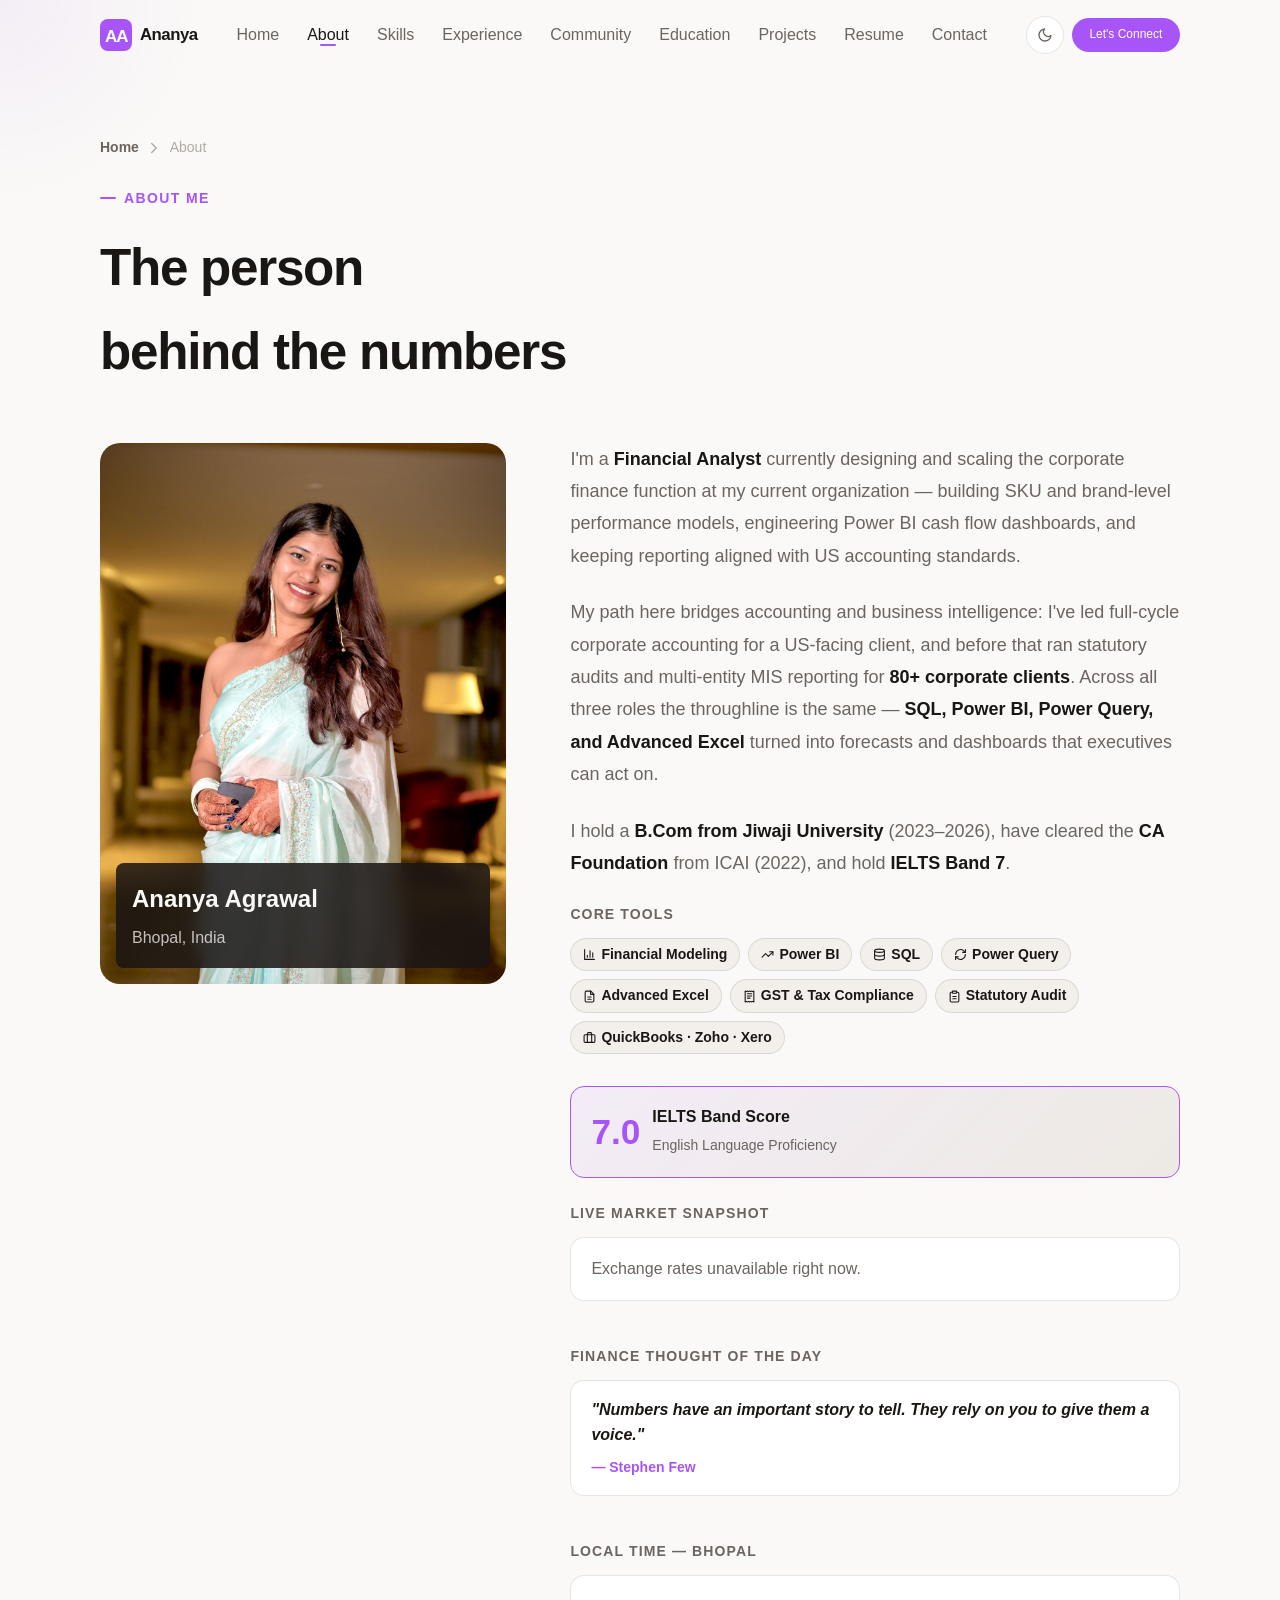
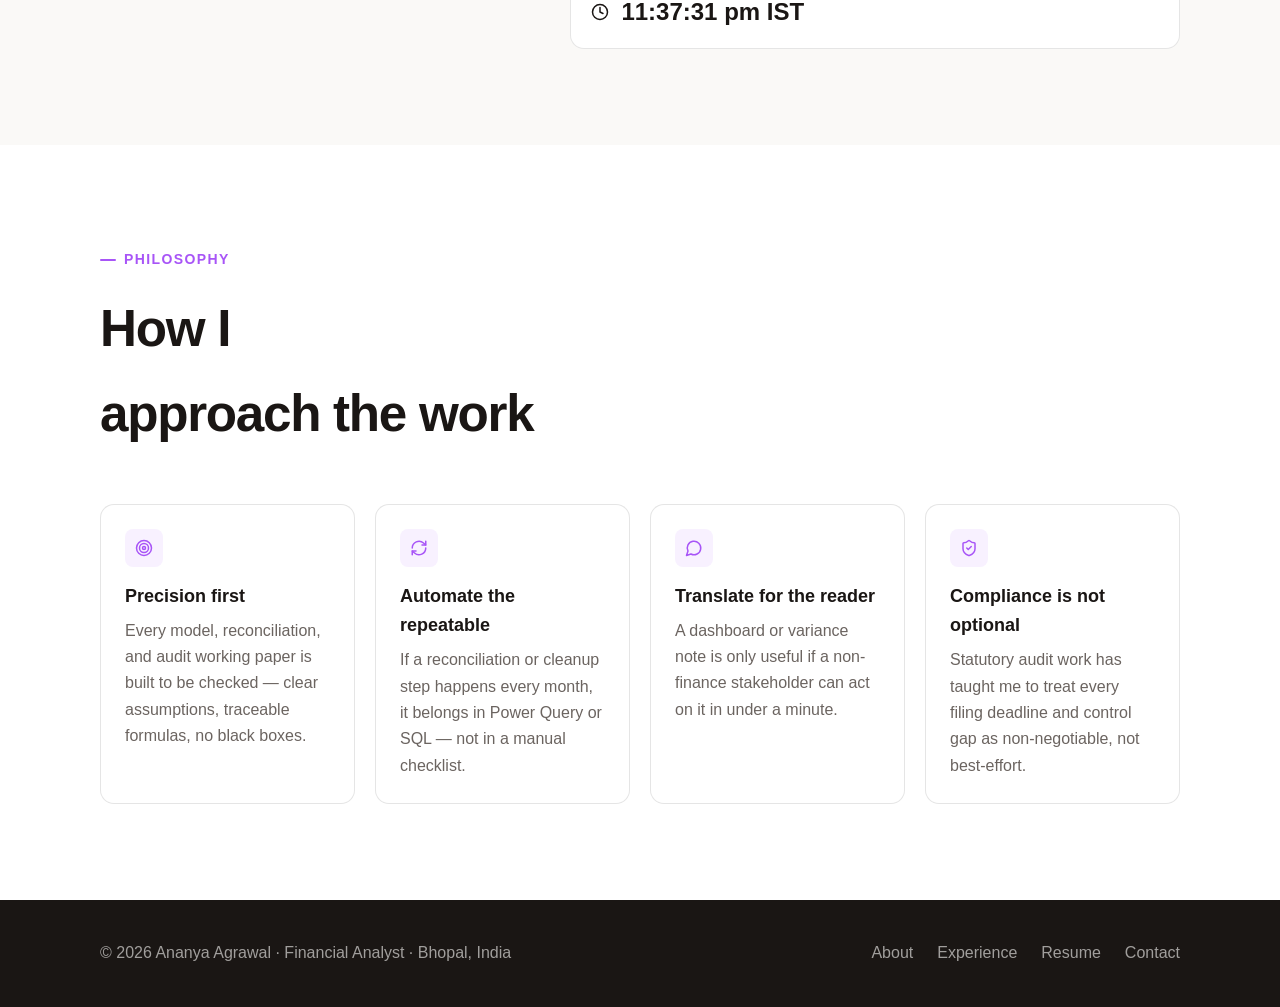
<file: about.html>
<!DOCTYPE html>
<html lang="en" data-theme="light">
<head>
  <meta charset="UTF-8"/>
  <meta name="viewport" content="width=device-width, initial-scale=1.0"/>
  <title>About — Ananya Agrawal</title>
  <meta name="description" content="About Ananya Agrawal — Financial Analyst background, approach, and core tools."/>
  <link href="https://api.fontshare.com/v2/css?f[]=cabinet-grotesk@700,800,900&f[]=satoshi@300,400,500,700&display=swap" rel="stylesheet">
  <link href="https://unpkg.com/aos@2.3.4/dist/aos.css" rel="stylesheet">
  <link rel="stylesheet" href="styles.css">

</head>

<body>
<div class="cursor-glow" id="cursorGlow"></div>
<!-- NAV -->
<nav id="navbar" aria-label="Main navigation">
  <div class="wrap">
    <div class="nav-inner">
      <a href="index.html" class="nav-logo">
        <svg width="32" height="32" viewBox="0 0 32 32" fill="none" aria-label="AA Logo">
          <rect width="32" height="32" rx="8" fill="#A855F7"/>
          <text x="5" y="23" font-family="'Cabinet Grotesk',sans-serif" font-weight="900" font-size="17" fill="white" letter-spacing="-1">AA</text>
        </svg>
        Ananya
      </a>
      <ul class="nav-links">
        <li><a href="index.html">Home</a></li>
        <li><a href="about.html" class="active">About</a></li>
        <li><a href="skills.html">Skills</a></li>
        <li><a href="experience.html">Experience</a></li>
        <li><a href="volunteer.html">Community</a></li>
        <li><a href="education.html">Education</a></li>
        <li><a href="projects.html">Projects</a></li>
        <li><a href="resume.html">Resume</a></li>
        <li><a href="contact.html">Contact</a></li>
      </ul>
      <div class="nav-actions">
        <button class="btn-theme" data-theme-toggle aria-label="Toggle dark mode"></button>
        <a href="contact.html" class="btn-hire">Let's Connect</a>
        <button class="hamburger" id="hamburger" aria-label="Open menu" aria-expanded="false">
          <span></span><span></span><span></span>
        </button>
      </div>
    </div>
  </div>
</nav>

<div class="mobile-menu" id="mobileMenu">
  <a href="index.html">Home</a>
  <a href="about.html" class="active">About</a>
  <a href="skills.html">Skills</a>
  <a href="experience.html">Experience</a>
  <a href="education.html">Education</a>
  <a href="projects.html">Projects</a>
  <a href="volunteer.html">Community</a>
  <a href="resume.html">Resume</a>
  <a href="contact.html">Contact</a>
</div>

<section class="page-hero">
  <div class="wrap">
    <div class="breadcrumb"><a href="index.html">Home</a> <svg class="icon" width="18" height="18" viewBox="0 0 24 24" fill="none" stroke="currentColor" stroke-width="2" stroke-linecap="round" stroke-linejoin="round"><path d="m9 18 6-6-6-6"/></svg> <span>About</span></div>
    <div class="sec-hdr" data-aos="fade-up" style="margin-bottom:0">
      <div class="sec-tag">About me</div>
      <h2 class="sec-title">The person<br>behind the numbers</h2>
    </div>
  </div>
</section>

<section class="section-pad" style="padding-top:2rem">
  <div class="wrap">
    <div class="about-grid">
      <div data-aos="fade-right" data-aos-delay="100">
        <div class="about-photo-wrap">
          <img class="about-photo"
               src="profile.jpeg"
               alt="Ananya Agrawal" width="480" height="640" loading="lazy">
          <div class="photo-caption">
            <strong>Ananya Agrawal</strong>
            <span>Bhopal, India</span>
          </div>
        </div>
      </div>
      <div class="about-text" data-aos="fade-left" data-aos-delay="200">
        <p>I'm a <strong>Financial Analyst</strong> currently designing and scaling the corporate finance
        function at my current organization — building SKU and brand-level performance models,
        engineering Power BI cash flow dashboards, and keeping reporting aligned with US accounting standards.</p>

        <p>My path here bridges accounting and business intelligence: I've led full-cycle corporate
        accounting for a US-facing client, and before that ran statutory
        audits and multi-entity MIS reporting for <strong>80+ corporate clients</strong>. Across all three roles the throughline is the same —
        <strong>SQL, Power BI, Power Query, and Advanced Excel</strong> turned into forecasts and dashboards
        that executives can act on.</p>

        <p>I hold a <strong>B.Com from Jiwaji University</strong> (2023–2026), have cleared the
        <strong>CA Foundation</strong> from ICAI (2022), and hold <strong>IELTS Band 7</strong>.</p>

        <div>
          <div style="font-size:var(--t-xs);font-weight:600;letter-spacing:.08em;text-transform:uppercase;color:var(--muted);margin-bottom:.75rem">Core Tools</div>
          <div class="chips">
            <span class="chip"><svg class="icon" width="18" height="18" viewBox="0 0 24 24" fill="none" stroke="currentColor" stroke-width="2" stroke-linecap="round" stroke-linejoin="round"><path d="M3 3v18h18"/><path d="M18 17V9"/><path d="M13 17V5"/><path d="M8 17v-3"/></svg> Financial Modeling</span>
            <span class="chip"><svg class="icon" width="18" height="18" viewBox="0 0 24 24" fill="none" stroke="currentColor" stroke-width="2" stroke-linecap="round" stroke-linejoin="round"><polyline points="22 7 13.5 15.5 8.5 10.5 2 17"/><polyline points="16 7 22 7 22 13"/></svg> Power BI</span>
            <span class="chip"><svg class="icon" width="18" height="18" viewBox="0 0 24 24" fill="none" stroke="currentColor" stroke-width="2" stroke-linecap="round" stroke-linejoin="round"><ellipse cx="12" cy="5" rx="9" ry="3"/><path d="M3 5v14a9 3 0 0 0 18 0V5"/><path d="M3 12a9 3 0 0 0 18 0"/></svg> SQL</span>
            <span class="chip"><svg class="icon" width="18" height="18" viewBox="0 0 24 24" fill="none" stroke="currentColor" stroke-width="2" stroke-linecap="round" stroke-linejoin="round"><path d="M3 12a9 9 0 0 1 15-6.7L21 8"/><path d="M21 3v5h-5"/><path d="M21 12a9 9 0 0 1-15 6.7L3 16"/><path d="M8 16H3v5"/></svg> Power Query</span>
            <span class="chip"><svg class="icon" width="18" height="18" viewBox="0 0 24 24" fill="none" stroke="currentColor" stroke-width="2" stroke-linecap="round" stroke-linejoin="round"><path d="M14.5 2H6a2 2 0 0 0-2 2v16a2 2 0 0 0 2 2h12a2 2 0 0 0 2-2V7.5z"/><path d="M14 2v6h6"/><path d="M9 13h6"/><path d="M9 17h6"/></svg> Advanced Excel</span>
            <span class="chip"><svg class="icon" width="18" height="18" viewBox="0 0 24 24" fill="none" stroke="currentColor" stroke-width="2" stroke-linecap="round" stroke-linejoin="round"><path d="M4 2v20l2-1 2 1 2-1 2 1 2-1 2 1 2-1 2 1V2l-2 1-2-1-2 1-2-1-2 1-2-1-2 1Z"/><path d="M8 7h8"/><path d="M8 11h8"/><path d="M8 15h5"/></svg> GST &amp; Tax Compliance</span>
            <span class="chip"><svg class="icon" width="18" height="18" viewBox="0 0 24 24" fill="none" stroke="currentColor" stroke-width="2" stroke-linecap="round" stroke-linejoin="round"><rect x="8" y="2" width="8" height="4" rx="1"/><path d="M16 4h2a2 2 0 0 1 2 2v14a2 2 0 0 1-2 2H6a2 2 0 0 1-2-2V6a2 2 0 0 1 2-2h2"/><path d="M9 12h6"/><path d="M9 16h6"/></svg> Statutory Audit</span>
            <span class="chip"><svg class="icon" width="18" height="18" viewBox="0 0 24 24" fill="none" stroke="currentColor" stroke-width="2" stroke-linecap="round" stroke-linejoin="round"><rect x="2" y="7" width="20" height="14" rx="2"/><path d="M16 21V5a2 2 0 0 0-2-2h-4a2 2 0 0 0-2 2v16"/></svg> QuickBooks · Zoho · Xero</span>
          </div>
        </div>

        <div class="ielts-badge">
          <div class="ielts-num">7.0</div>
          <div class="ielts-info">
            <strong>IELTS Band Score</strong>
            <span>English Language Proficiency</span>
          </div>
        </div>

        <!-- Live Widgets -->
        <div>
          <div style="font-size:var(--t-xs);font-weight:600;letter-spacing:.08em;text-transform:uppercase;color:var(--muted);margin-bottom:.75rem">Live Market Snapshot</div>
          <div class="fx-card" id="fxWidget">
            <div class="loader"><div class="spin"></div> Fetching exchange rates…</div>
          </div>
        </div>

        <div>
          <div style="font-size:var(--t-xs);font-weight:600;letter-spacing:.08em;text-transform:uppercase;color:var(--muted);margin:1.25rem 0 .75rem">Finance Thought of the Day</div>
          <div class="quote-card" id="quoteWidget">
            <div class="loader"><div class="spin"></div> Loading quote…</div>
          </div>
        </div>

        <div>
          <div style="font-size:var(--t-xs);font-weight:600;letter-spacing:.08em;text-transform:uppercase;color:var(--muted);margin:1.25rem 0 .75rem">Local Time — Bhopal</div>
          <div class="fx-card" id="clockWidget" style="display:flex;align-items:center;gap:.75rem">
            <svg class="icon" width="18" height="18" viewBox="0 0 24 24" fill="none" stroke="currentColor" stroke-width="2" stroke-linecap="round" stroke-linejoin="round"><circle cx="12" cy="12" r="10"/><polyline points="12 6 12 12 16 14"/></svg><span id="clockText" style="font-family:var(--font-d);font-weight:800;font-size:var(--t-lg)"></span>
          </div>
        </div>
      </div>
    </div>
  </div>
</section>

<!-- HOW I WORK -->
<section class="section-pad" style="background:var(--surface)">
  <div class="wrap">
    <div class="sec-hdr" data-aos="fade-up">
      <div class="sec-tag">Philosophy</div>
      <h2 class="sec-title">How I<br>approach the work</h2>
    </div>
    <div class="value-grid">
      <div class="value-card" data-aos="fade-up" data-aos-delay="0">
        <div class="v-icon"><svg class="icon" width="18" height="18" viewBox="0 0 24 24" fill="none" stroke="currentColor" stroke-width="2" stroke-linecap="round" stroke-linejoin="round"><circle cx="12" cy="12" r="10"/><circle cx="12" cy="12" r="6"/><circle cx="12" cy="12" r="2"/></svg></div>
        <h3>Precision first</h3>
        <p>Every model, reconciliation, and audit working paper is built to be checked — clear assumptions, traceable formulas, no black boxes.</p>
      </div>
      <div class="value-card" data-aos="fade-up" data-aos-delay="80">
        <div class="v-icon"><svg class="icon" width="18" height="18" viewBox="0 0 24 24" fill="none" stroke="currentColor" stroke-width="2" stroke-linecap="round" stroke-linejoin="round"><path d="M3 12a9 9 0 0 1 15-6.7L21 8"/><path d="M21 3v5h-5"/><path d="M21 12a9 9 0 0 1-15 6.7L3 16"/><path d="M8 16H3v5"/></svg></div>
        <h3>Automate the repeatable</h3>
        <p>If a reconciliation or cleanup step happens every month, it belongs in Power Query or SQL — not in a manual checklist.</p>
      </div>
      <div class="value-card" data-aos="fade-up" data-aos-delay="160">
        <div class="v-icon"><svg class="icon" width="18" height="18" viewBox="0 0 24 24" fill="none" stroke="currentColor" stroke-width="2" stroke-linecap="round" stroke-linejoin="round"><path d="M7.9 20A9 9 0 1 0 4 16.1L2 22Z"/></svg></div>
        <h3>Translate for the reader</h3>
        <p>A dashboard or variance note is only useful if a non-finance stakeholder can act on it in under a minute.</p>
      </div>
      <div class="value-card" data-aos="fade-up" data-aos-delay="240">
        <div class="v-icon"><svg class="icon" width="18" height="18" viewBox="0 0 24 24" fill="none" stroke="currentColor" stroke-width="2" stroke-linecap="round" stroke-linejoin="round"><path d="M20 13c0 5-3.5 7.5-7.66 8.95a1 1 0 0 1-.67-.01C7.5 20.5 4 18 4 13V6a1 1 0 0 1 1-1c2 0 4.5-1.2 6.24-2.72a1.17 1.17 0 0 1 1.52 0C14.51 3.81 17 5 19 5a1 1 0 0 1 1 1z"/><path d="m9 12 2 2 4-4"/></svg></div>
        <h3>Compliance is not optional</h3>
        <p>Statutory audit work has taught me to treat every filing deadline and control gap as non-negotiable, not best-effort.</p>
      </div>
    </div>
  </div>
</section>
<!-- FOOTER -->
<footer>
  <div class="wrap">
    <div class="foot-inner">
      <div class="foot-copy">© 2026 Ananya Agrawal · Financial Analyst · Bhopal, India</div>
      <div class="foot-links">
        <a href="about.html">About</a>
        <a href="experience.html">Experience</a>
        <a href="resume.html">Resume</a>
        <a href="contact.html">Contact</a>
      </div>
    </div>
  </div>
</footer>

<!-- SCRIPTS -->

<script src="https://unpkg.com/aos@2.3.4/dist/aos.js"></script>
<script>
// ─── THEME ───
(function(){
  const t=document.querySelector('[data-theme-toggle]'),r=document.documentElement;
  const MOON='<svg width="16" height="16" viewBox="0 0 24 24" fill="none" stroke="currentColor" stroke-width="2" stroke-linecap="round" stroke-linejoin="round"><path d="M21 12.79A9 9 0 1 1 11.21 3 7 7 0 0 0 21 12.79Z"/></svg>';
  const SUN='<svg width="16" height="16" viewBox="0 0 24 24" fill="none" stroke="currentColor" stroke-width="2" stroke-linecap="round" stroke-linejoin="round"><circle cx="12" cy="12" r="5"/><path d="M12 1v2"/><path d="M12 21v2"/><path d="m4.22 4.22 1.42 1.42"/><path d="m18.36 18.36 1.42 1.42"/><path d="M1 12h2"/><path d="M21 12h2"/><path d="m4.22 19.78 1.42-1.42"/><path d="m18.36 5.64 1.42-1.42"/></svg>';
  let d=localStorage.getItem('aa-theme')||(matchMedia('(prefers-color-scheme:dark)').matches?'dark':'light');
  r.setAttribute('data-theme',d);
  function upd(){if(!t)return;t.innerHTML=d==='dark'?SUN:MOON;t.setAttribute('aria-label','Switch to '+(d==='dark'?'light':'dark')+' mode')}
  upd();
  if(t)t.addEventListener('click',()=>{d=d==='dark'?'light':'dark';r.setAttribute('data-theme',d);localStorage.setItem('aa-theme',d);upd()});
})();

// ─── NAV SCROLL ───
const navbar=document.getElementById('navbar');
window.addEventListener('scroll',()=>navbar.classList.toggle('scrolled',window.scrollY>60));

// ─── HAMBURGER ───
const ham=document.getElementById('hamburger'),mm=document.getElementById('mobileMenu');
ham.addEventListener('click',()=>{ham.classList.toggle('open');mm.classList.toggle('open');ham.setAttribute('aria-expanded',mm.classList.contains('open'))});
document.querySelectorAll('.mobile-menu a').forEach(a=>a.addEventListener('click',()=>{ham.classList.remove('open');mm.classList.remove('open')}));

// ─── CURSOR GLOW ───
const glow=document.getElementById('cursorGlow');
document.addEventListener('mousemove',e=>{glow.style.left=e.clientX+'px';glow.style.top=e.clientY+'px'});

// ─── AOS ───
AOS.init({once:true,duration:700,easing:'ease-out-cubic',offset:60});


// ─── LIVE FX RATES (exchangerate-api — no API key) ───
async function loadFx(){
  const el=document.getElementById('fxWidget');
  if(!el)return;
  try{
    const r=await fetch('https://api.exchangerate-api.com/v4/latest/USD');
    const d=await r.json();
    const inr=d.rates.INR, eur=d.rates.EUR, gbp=d.rates.GBP;
    const eurInr=inr/eur, gbpInr=inr/gbp;
    el.innerHTML=`
      <div class="fx-row"><span class="fx-pair">USD → INR</span><span class="fx-val">₹${inr.toFixed(2)}</span></div>
      <div class="fx-row"><span class="fx-pair">EUR → INR</span><span class="fx-val">₹${eurInr.toFixed(2)}</span></div>
      <div class="fx-row"><span class="fx-pair">GBP → INR</span><span class="fx-val">₹${gbpInr.toFixed(2)}</span></div>
      <div class="fx-updated">Live rates · updated ${new Date(d.date).toLocaleDateString('en-IN',{day:'numeric',month:'short',year:'numeric'})}</div>`;
  }catch{
    el.innerHTML='<span style="color:var(--muted);font-size:var(--t-sm)">Exchange rates unavailable right now.</span>';
  }
}
loadFx();

// ─── FINANCE QUOTE (Quotable — no API key) ───
async function loadQuote(){
  const el=document.getElementById('quoteWidget');
  if(!el)return;
  try{
    const r=await fetch('https://api.quotable.io/quotes/random?tags=business|success|wisdom&maxLength=140');
    const d=await r.json();
    const q=d[0];
    el.innerHTML=`<blockquote class="quote-text">"${q.content}"</blockquote><cite class="quote-author">— ${q.author}</cite>`;
  }catch{
    el.innerHTML='<blockquote class="quote-text">"Numbers have an important story to tell. They rely on you to give them a voice."</blockquote><cite class="quote-author">— Stephen Few</cite>';
  }
}
loadQuote();

// ─── LOCAL CLOCK (Bhopal, IST) ───
function tickClock(){
  const el=document.getElementById('clockText');
  if(!el)return;
  const now=new Date().toLocaleTimeString('en-IN',{timeZone:'Asia/Kolkata',hour:'2-digit',minute:'2-digit',second:'2-digit'});
  el.textContent=now+' IST';
}
tickClock();
setInterval(tickClock,1000);

</script>
</body>
</html>
</file>
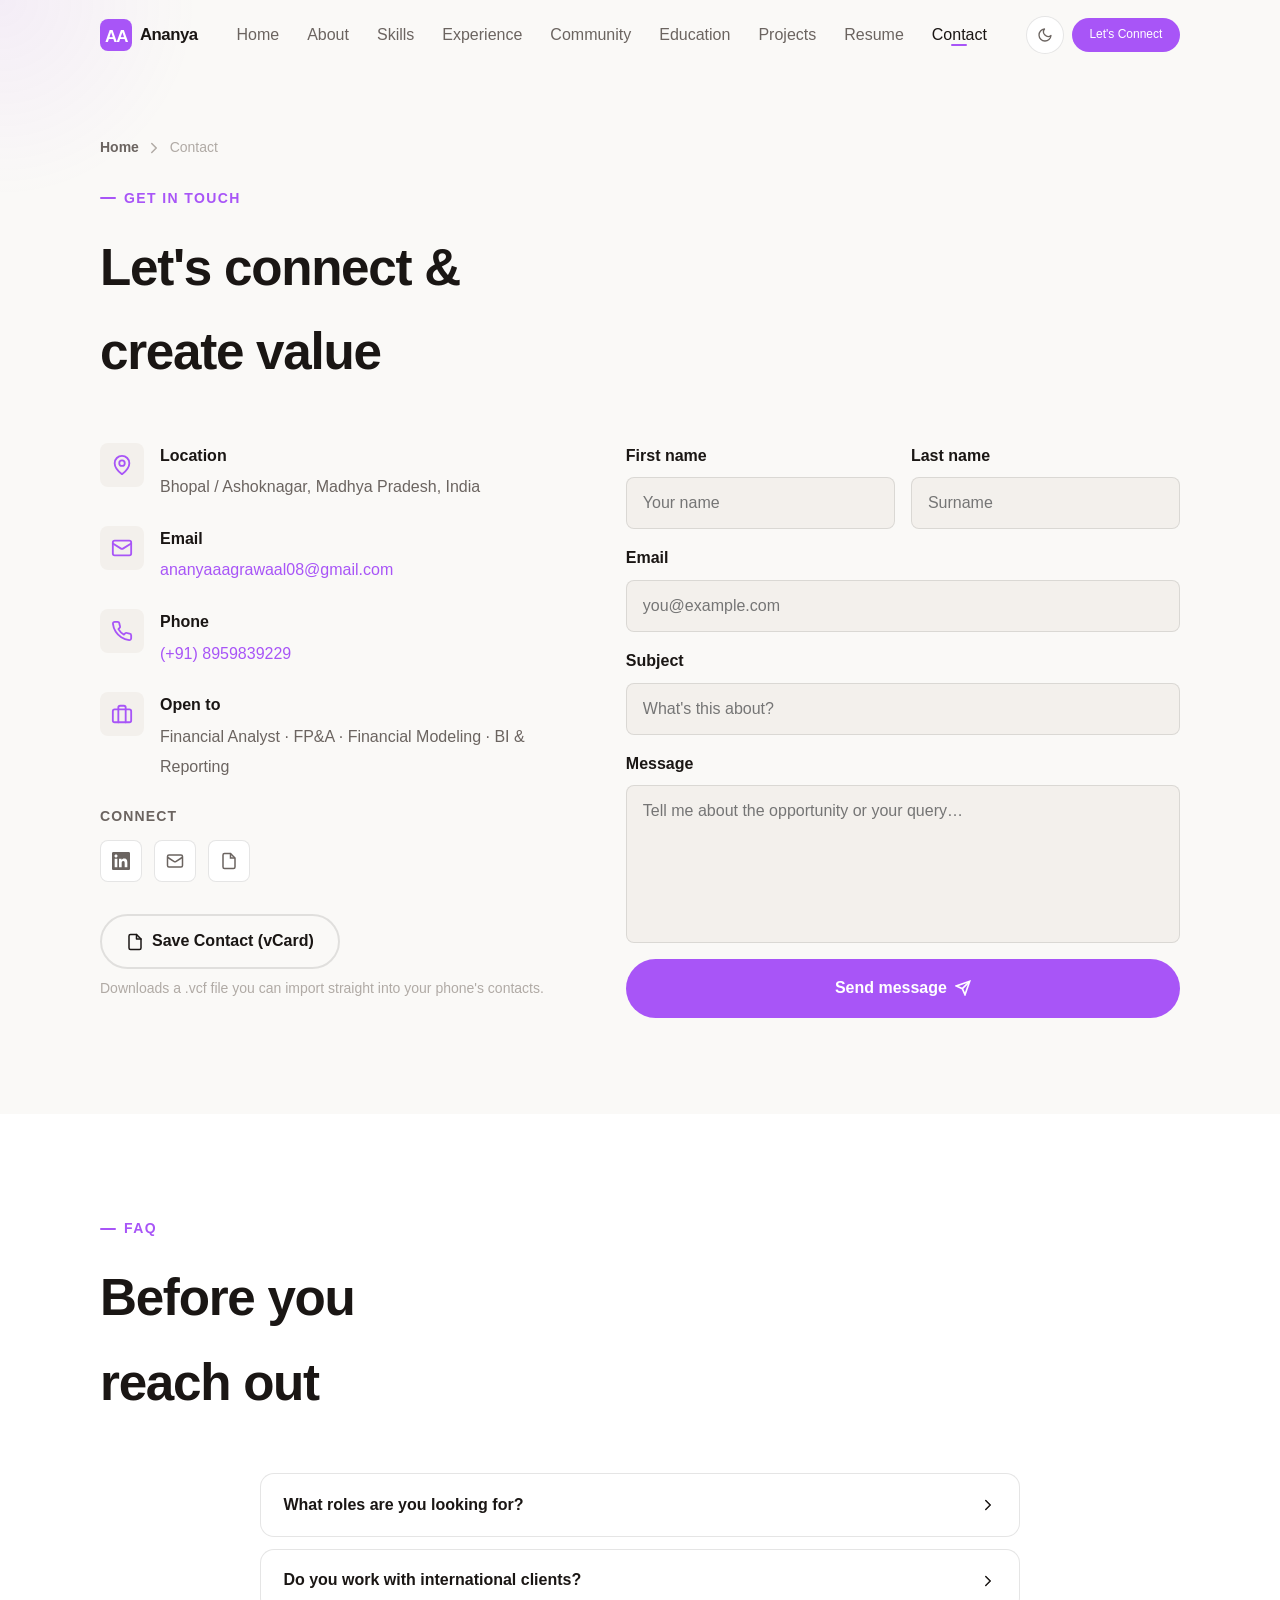
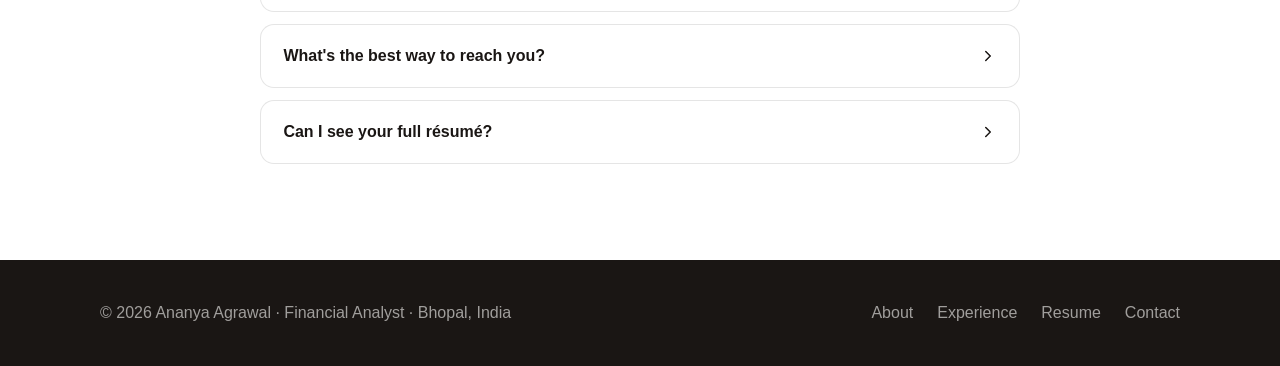
<file: contact.html>
<!DOCTYPE html>
<html lang="en" data-theme="light">
<head>
  <meta charset="UTF-8"/>
  <meta name="viewport" content="width=device-width, initial-scale=1.0"/>
  <title>Contact — Ananya Agrawal</title>
  <meta name="description" content="Get in touch with Ananya Agrawal — Financial Analyst open to FP&A, financial modeling, and BI & reporting roles."/>
  <link href="https://api.fontshare.com/v2/css?f[]=cabinet-grotesk@700,800,900&f[]=satoshi@300,400,500,700&display=swap" rel="stylesheet">
  <link href="https://unpkg.com/aos@2.3.4/dist/aos.css" rel="stylesheet">
  <link rel="stylesheet" href="styles.css">

</head>

<body>
<div class="cursor-glow" id="cursorGlow"></div>
<!-- NAV -->
<nav id="navbar" aria-label="Main navigation">
  <div class="wrap">
    <div class="nav-inner">
      <a href="index.html" class="nav-logo">
        <svg width="32" height="32" viewBox="0 0 32 32" fill="none" aria-label="AA Logo">
          <rect width="32" height="32" rx="8" fill="#A855F7"/>
          <text x="5" y="23" font-family="'Cabinet Grotesk',sans-serif" font-weight="900" font-size="17" fill="white" letter-spacing="-1">AA</text>
        </svg>
        Ananya
      </a>
      <ul class="nav-links">
        <li><a href="index.html">Home</a></li>
        <li><a href="about.html">About</a></li>
        <li><a href="skills.html">Skills</a></li>
        <li><a href="experience.html">Experience</a></li>
        <li><a href="volunteer.html">Community</a></li>
        <li><a href="education.html">Education</a></li>
        <li><a href="projects.html">Projects</a></li>
        <li><a href="resume.html">Resume</a></li>
        <li><a href="contact.html" class="active">Contact</a></li>
      </ul>
      <div class="nav-actions">
        <button class="btn-theme" data-theme-toggle aria-label="Toggle dark mode"></button>
        <a href="contact.html" class="btn-hire">Let's Connect</a>
        <button class="hamburger" id="hamburger" aria-label="Open menu" aria-expanded="false">
          <span></span><span></span><span></span>
        </button>
      </div>
    </div>
  </div>
</nav>

<div class="mobile-menu" id="mobileMenu">
  <a href="index.html">Home</a>
  <a href="about.html">About</a>
  <a href="skills.html">Skills</a>
  <a href="experience.html">Experience</a>
  <a href="education.html">Education</a>
  <a href="projects.html">Projects</a>
  <a href="volunteer.html">Community</a>
  <a href="resume.html">Resume</a>
  <a href="contact.html" class="active">Contact</a>
</div>

<section class="page-hero">
  <div class="wrap">
    <div class="breadcrumb"><a href="index.html">Home</a> <svg class="icon" width="18" height="18" viewBox="0 0 24 24" fill="none" stroke="currentColor" stroke-width="2" stroke-linecap="round" stroke-linejoin="round"><path d="m9 18 6-6-6-6"/></svg> <span>Contact</span></div>
    <div class="sec-hdr" data-aos="fade-up" style="margin-bottom:0">
      <div class="sec-tag">Get in touch</div>
      <h2 class="sec-title">Let's connect &<br>create value</h2>
    </div>
  </div>
</section>

<section class="section-pad" style="padding-top:2rem">
  <div class="wrap">
    <div class="contact-grid">
      <div class="c-info" data-aos="fade-right" data-aos-delay="100">
        <div class="c-item">
          <div class="c-icon"><svg class="icon" width="18" height="18" viewBox="0 0 24 24" fill="none" stroke="currentColor" stroke-width="2" stroke-linecap="round" stroke-linejoin="round"><path d="M20 10c0 6-8 12-8 12s-8-6-8-12a8 8 0 0 1 16 0Z"/><circle cx="12" cy="10" r="3"/></svg></div>
          <div class="c-text">
            <strong>Location</strong>
            <span>Bhopal / Ashoknagar, Madhya Pradesh, India</span>
          </div>
        </div>
        <div class="c-item">
          <div class="c-icon"><svg class="icon" width="18" height="18" viewBox="0 0 24 24" fill="none" stroke="currentColor" stroke-width="2" stroke-linecap="round" stroke-linejoin="round"><rect x="2" y="4" width="20" height="16" rx="2"/><path d="m22 7-8.97 5.7a1.94 1.94 0 0 1-2.06 0L2 7"/></svg></div>
          <div class="c-text">
            <strong>Email</strong>
            <span><a href="mailto:ananyaaagrawaal08@gmail.com">ananyaaagrawaal08@gmail.com</a></span>
          </div>
        </div>
        <div class="c-item">
          <div class="c-icon"><svg class="icon" width="18" height="18" viewBox="0 0 24 24" fill="none" stroke="currentColor" stroke-width="2" stroke-linecap="round" stroke-linejoin="round"><path d="M22 16.92v3a2 2 0 0 1-2.18 2 19.79 19.79 0 0 1-8.63-3.07 19.5 19.5 0 0 1-6-6 19.79 19.79 0 0 1-3.07-8.67A2 2 0 0 1 4.11 2h3a2 2 0 0 1 2 1.72c.127.96.361 1.903.7 2.81a2 2 0 0 1-.45 2.11L8.09 9.91a16 16 0 0 0 6 6l1.27-1.27a2 2 0 0 1 2.11-.45c.907.339 1.85.573 2.81.7A2 2 0 0 1 22 16.92z"/></svg></div>
          <div class="c-text">
            <strong>Phone</strong>
            <span><a href="tel:+918959839229">(+91) 8959839229</a></span>
          </div>
        </div>
        <div class="c-item">
          <div class="c-icon"><svg class="icon" width="18" height="18" viewBox="0 0 24 24" fill="none" stroke="currentColor" stroke-width="2" stroke-linecap="round" stroke-linejoin="round"><rect x="2" y="7" width="20" height="14" rx="2"/><path d="M16 21V5a2 2 0 0 0-2-2h-4a2 2 0 0 0-2 2v16"/></svg></div>
          <div class="c-text">
            <strong>Open to</strong>
            <span>Financial Analyst · FP&amp;A · Financial Modeling · BI &amp; Reporting</span>
          </div>
        </div>
        <div>
          <div style="font-size:var(--t-xs);font-weight:600;letter-spacing:.08em;text-transform:uppercase;color:var(--muted);margin-bottom:.75rem">Connect</div>
          <div class="social-row">
            <a href="https://www.linkedin.com/in/ananyaaagrawal08/" class="social-btn" aria-label="LinkedIn" target="_blank" rel="noopener noreferrer">
              <svg width="18" height="18" viewBox="0 0 24 24" fill="currentColor"><path d="M20.447 20.452h-3.554v-5.569c0-1.328-.027-3.037-1.852-3.037-1.853 0-2.136 1.445-2.136 2.939v5.667H9.351V9h3.414v1.561h.046c.477-.9 1.637-1.85 3.37-1.85 3.601 0 4.267 2.37 4.267 5.455v6.286zM5.337 7.433c-1.144 0-2.063-.926-2.063-2.065 0-1.138.92-2.063 2.063-2.063 1.14 0 2.064.925 2.064 2.063 0 1.139-.925 2.065-2.064 2.065zm1.782 13.019H3.555V9h3.564v11.452zM22.225 0H1.771C.792 0 0 .774 0 1.729v20.542C0 23.227.792 24 1.771 24h20.451C23.2 24 24 23.227 24 22.271V1.729C24 .774 23.2 0 22.222 0h.003z"/></svg>
            </a>
            <a href="mailto:ananyaaagrawaal08@gmail.com" class="social-btn" aria-label="Email" target="_blank" rel="noopener noreferrer">
              <svg width="18" height="18" viewBox="0 0 24 24" fill="none" stroke="currentColor" stroke-width="2"><rect x="2" y="4" width="20" height="16" rx="2"/><path d="m22 7-8.97 5.7a1.94 1.94 0 0 1-2.06 0L2 7"/></svg>
            </a>
            <a href="resume.html" class="social-btn" aria-label="View Résumé">
              <svg width="18" height="18" viewBox="0 0 24 24" fill="none" stroke="currentColor" stroke-width="2"><path d="M14 2H6a2 2 0 0 0-2 2v16a2 2 0 0 0 2 2h12a2 2 0 0 0 2-2V8z"/><path d="M14 2v6h6"/></svg>
            </a>
          </div>
        </div>
        <div>
          <button class="btn-outline" id="vcardBtn" type="button" style="margin-top:.5rem">
            <svg class="icon" width="18" height="18" viewBox="0 0 24 24" fill="none" stroke="currentColor" stroke-width="2" stroke-linecap="round" stroke-linejoin="round"><path d="M14 2H6a2 2 0 0 0-2 2v16a2 2 0 0 0 2 2h12a2 2 0 0 0 2-2V8z"/><path d="M14 2v6h6"/></svg> Save Contact (vCard)
          </button>
          <div class="vcard-note">Downloads a .vcf file you can import straight into your phone's contacts.</div>
        </div>
      </div>

      <div data-aos="fade-left" data-aos-delay="200">
        <form class="contact-form" id="contactForm" novalidate>
          <input type="hidden" name="access_key" value="21e33b21-8c97-4fe8-afcd-515fde996901">
          <input type="hidden" name="from_name" value="Ananya Agrawal Portfolio">
          <input type="checkbox" name="botcheck" style="display:none" tabindex="-1" autocomplete="off">
          <div class="fg-row">
            <div class="fg"><label for="fname">First name</label>
              <input type="text" id="fname" name="fname" placeholder="Your name" required></div>
            <div class="fg"><label for="lname">Last name</label>
              <input type="text" id="lname" name="lname" placeholder="Surname"></div>
          </div>
          <div class="fg"><label for="email">Email</label>
            <input type="email" id="email" name="email" placeholder="you@example.com" required></div>
          <div class="fg"><label for="subject">Subject</label>
            <input type="text" id="subject" name="subject" placeholder="What's this about?"></div>
          <div class="fg"><label for="message">Message</label>
            <textarea id="message" name="message" rows="5" placeholder="Tell me about the opportunity or your query…" required></textarea></div>
          <button type="submit" class="btn-submit">
            Send message
            <svg width="16" height="16" viewBox="0 0 24 24" fill="none" stroke="currentColor" stroke-width="2.5"><path d="m22 2-7 20-4-9-9-4z"/><path d="M22 2 11 13"/></svg>
          </button>
          <div class="form-ok" id="formOk"><svg class="icon" width="18" height="18" viewBox="0 0 24 24" fill="none" stroke="currentColor" stroke-width="2" stroke-linecap="round" stroke-linejoin="round"><path d="M22 11.08V12a10 10 0 1 1-5.93-9.14"/><polyline points="22 4 12 14.01 9 11.01"/></svg> Message sent! Ananya will get back to you soon.</div>
          <div class="form-err" id="formErr">Something went wrong — please email <a href="mailto:ananyaaagrawaal08@gmail.com" style="color:inherit;text-decoration:underline">ananyaaagrawaal08@gmail.com</a> directly instead.</div>
        </form>
      </div>
    </div>
  </div>
</section>

<!-- FAQ -->
<section class="section-pad" style="background:var(--surface)">
  <div class="wrap">
    <div class="sec-hdr" data-aos="fade-up">
      <div class="sec-tag">FAQ</div>
      <h2 class="sec-title">Before you<br>reach out</h2>
    </div>
    <div class="faq-list" data-aos="fade-up">
      <div class="faq-item">
        <div class="faq-q">What roles are you looking for? <svg class="icon" width="18" height="18" viewBox="0 0 24 24" fill="none" stroke="currentColor" stroke-width="2" stroke-linecap="round" stroke-linejoin="round"><path d="m9 18 6-6-6-6"/></svg></div>
        <div class="faq-a">Financial Analyst, FP&amp;A, financial modeling, and BI &amp; reporting roles — anywhere the work involves turning data into decisions leadership can act on.</div>
      </div>
      <div class="faq-item">
        <div class="faq-q">Do you work with international clients? <svg class="icon" width="18" height="18" viewBox="0 0 24 24" fill="none" stroke="currentColor" stroke-width="2" stroke-linecap="round" stroke-linejoin="round"><path d="m9 18 6-6-6-6"/></svg></div>
        <div class="faq-a">Yes — I've led full-cycle accounting for a US-based client, coordinating directly with external CPA teams on cross-border compliance.</div>
      </div>
      <div class="faq-item">
        <div class="faq-q">What's the best way to reach you? <svg class="icon" width="18" height="18" viewBox="0 0 24 24" fill="none" stroke="currentColor" stroke-width="2" stroke-linecap="round" stroke-linejoin="round"><path d="m9 18 6-6-6-6"/></svg></div>
        <div class="faq-a">Email or the contact form here are fastest. LinkedIn works too for a first introduction.</div>
      </div>
      <div class="faq-item">
        <div class="faq-q">Can I see your full résumé? <svg class="icon" width="18" height="18" viewBox="0 0 24 24" fill="none" stroke="currentColor" stroke-width="2" stroke-linecap="round" stroke-linejoin="round"><path d="m9 18 6-6-6-6"/></svg></div>
        <div class="faq-a">Yes — the <a href="resume.html" style="color:var(--accent);font-weight:600">Résumé page</a> has an inline viewer and a one-click PDF download.</div>
      </div>
    </div>
  </div>
</section>
<!-- FOOTER -->
<footer>
  <div class="wrap">
    <div class="foot-inner">
      <div class="foot-copy">© 2026 Ananya Agrawal · Financial Analyst · Bhopal, India</div>
      <div class="foot-links">
        <a href="about.html">About</a>
        <a href="experience.html">Experience</a>
        <a href="resume.html">Resume</a>
        <a href="contact.html">Contact</a>
      </div>
    </div>
  </div>
</footer>

<!-- SCRIPTS -->

<script src="https://unpkg.com/aos@2.3.4/dist/aos.js"></script>
<script>
// ─── THEME ───
(function(){
  const t=document.querySelector('[data-theme-toggle]'),r=document.documentElement;
  const MOON='<svg width="16" height="16" viewBox="0 0 24 24" fill="none" stroke="currentColor" stroke-width="2" stroke-linecap="round" stroke-linejoin="round"><path d="M21 12.79A9 9 0 1 1 11.21 3 7 7 0 0 0 21 12.79Z"/></svg>';
  const SUN='<svg width="16" height="16" viewBox="0 0 24 24" fill="none" stroke="currentColor" stroke-width="2" stroke-linecap="round" stroke-linejoin="round"><circle cx="12" cy="12" r="5"/><path d="M12 1v2"/><path d="M12 21v2"/><path d="m4.22 4.22 1.42 1.42"/><path d="m18.36 18.36 1.42 1.42"/><path d="M1 12h2"/><path d="M21 12h2"/><path d="m4.22 19.78 1.42-1.42"/><path d="m18.36 5.64 1.42-1.42"/></svg>';
  let d=localStorage.getItem('aa-theme')||(matchMedia('(prefers-color-scheme:dark)').matches?'dark':'light');
  r.setAttribute('data-theme',d);
  function upd(){if(!t)return;t.innerHTML=d==='dark'?SUN:MOON;t.setAttribute('aria-label','Switch to '+(d==='dark'?'light':'dark')+' mode')}
  upd();
  if(t)t.addEventListener('click',()=>{d=d==='dark'?'light':'dark';r.setAttribute('data-theme',d);localStorage.setItem('aa-theme',d);upd()});
})();

// ─── NAV SCROLL ───
const navbar=document.getElementById('navbar');
window.addEventListener('scroll',()=>navbar.classList.toggle('scrolled',window.scrollY>60));

// ─── HAMBURGER ───
const ham=document.getElementById('hamburger'),mm=document.getElementById('mobileMenu');
ham.addEventListener('click',()=>{ham.classList.toggle('open');mm.classList.toggle('open');ham.setAttribute('aria-expanded',mm.classList.contains('open'))});
document.querySelectorAll('.mobile-menu a').forEach(a=>a.addEventListener('click',()=>{ham.classList.remove('open');mm.classList.remove('open')}));

// ─── CURSOR GLOW ───
const glow=document.getElementById('cursorGlow');
document.addEventListener('mousemove',e=>{glow.style.left=e.clientX+'px';glow.style.top=e.clientY+'px'});

// ─── AOS ───
AOS.init({once:true,duration:700,easing:'ease-out-cubic',offset:60});


// ─── CONTACT FORM (Web3Forms — see comment for setup) ───
// Setup: 1) go to https://web3forms.com  2) enter ananyaaagrawaal08@gmail.com and click
// "Create Access Key"  3) paste the key into the hidden <input name="access_key"> above,
// replacing PASTE_YOUR_WEB3FORMS_ACCESS_KEY_HERE. No signup, no backend required.
document.getElementById('contactForm').addEventListener('submit', async function(e){
  e.preventDefault();
  const form=this, btn=form.querySelector('.btn-submit');
  const formOk=document.getElementById('formOk'), formErr=document.getElementById('formErr');
  formOk.style.display='none'; formErr.style.display='none';
  btn.textContent='Sending…'; btn.disabled=true;
  try{
    const res=await fetch('https://api.web3forms.com/submit',{
      method:'POST',
      headers:{'Accept':'application/json'},
      body:new FormData(form)
    });
    const data=await res.json();
    if(data.success){
      formOk.style.display='block';
      form.reset();
      btn.innerHTML='Sent <svg width="16" height="16" viewBox="0 0 24 24" fill="none" stroke="currentColor" stroke-width="2.5" stroke-linecap="round" stroke-linejoin="round"><path d="M22 11.08V12a10 10 0 1 1-5.93-9.14"/><polyline points="22 4 12 14.01 9 11.01"/></svg>';
    }else{
      throw new Error(data.message||'Submission failed');
    }
  }catch(err){
    formErr.style.display='block';
    btn.textContent='Send message';
    btn.disabled=false;
  }
});

// ─── FAQ ACCORDION ───
document.querySelectorAll('.faq-q').forEach(q=>{
  q.addEventListener('click',()=>q.parentElement.classList.toggle('open'));
});

// ─── vCARD DOWNLOAD ───
document.getElementById('vcardBtn').addEventListener('click',()=>{
  const vcard=`BEGIN:VCARD
VERSION:3.0
FN:Ananya Agrawal
N:Agrawal;Ananya;;;
TITLE:Financial Analyst
TEL;TYPE=CELL:+918959839229
EMAIL:ananyaaagrawaal08@gmail.com
ADR;TYPE=WORK:;;Bhopal;Madhya Pradesh;;India
URL:https://www.linkedin.com/in/ananyaaagrawal08/
END:VCARD`;
  const blob=new Blob([vcard],{type:'text/vcard'});
  const url=URL.createObjectURL(blob);
  const a=document.createElement('a');
  a.href=url;a.download='Ananya_Agrawal.vcf';a.click();
  URL.revokeObjectURL(url);
});

</script>
</body>
</html>
</file>
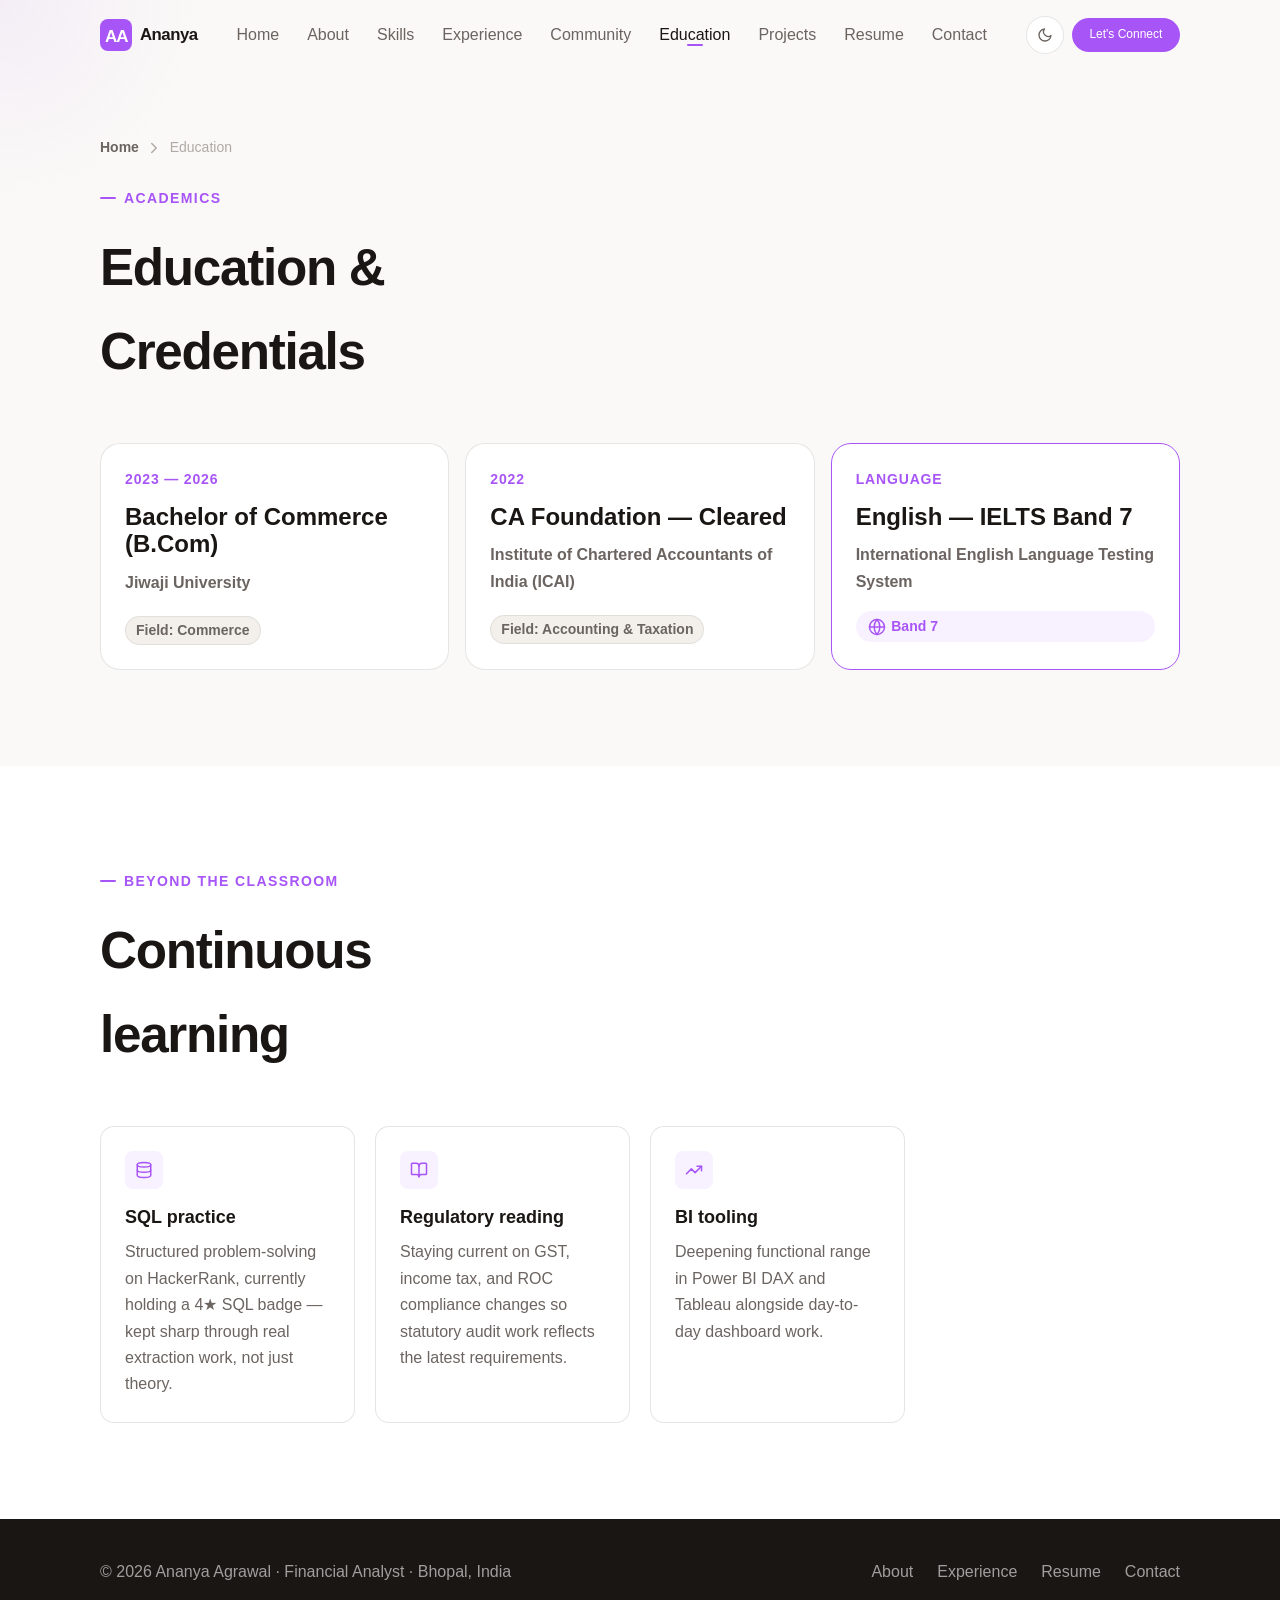
<file: education.html>
<!DOCTYPE html>
<html lang="en" data-theme="light">
<head>
  <meta charset="UTF-8"/>
  <meta name="viewport" content="width=device-width, initial-scale=1.0"/>
  <title>Education — Ananya Agrawal</title>
  <meta name="description" content="Education and credentials of Ananya Agrawal — B.Com (Jiwaji University), CA Foundation (ICAI), and IELTS Band 7."/>
  <link href="https://api.fontshare.com/v2/css?f[]=cabinet-grotesk@700,800,900&f[]=satoshi@300,400,500,700&display=swap" rel="stylesheet">
  <link href="https://unpkg.com/aos@2.3.4/dist/aos.css" rel="stylesheet">
  <link rel="stylesheet" href="styles.css">

</head>

<body>
<div class="cursor-glow" id="cursorGlow"></div>
<!-- NAV -->
<nav id="navbar" aria-label="Main navigation">
  <div class="wrap">
    <div class="nav-inner">
      <a href="index.html" class="nav-logo">
        <svg width="32" height="32" viewBox="0 0 32 32" fill="none" aria-label="AA Logo">
          <rect width="32" height="32" rx="8" fill="#A855F7"/>
          <text x="5" y="23" font-family="'Cabinet Grotesk',sans-serif" font-weight="900" font-size="17" fill="white" letter-spacing="-1">AA</text>
        </svg>
        Ananya
      </a>
      <ul class="nav-links">
        <li><a href="index.html">Home</a></li>
        <li><a href="about.html">About</a></li>
        <li><a href="skills.html">Skills</a></li>
        <li><a href="experience.html">Experience</a></li>
        <li><a href="volunteer.html">Community</a></li>
        <li><a href="education.html" class="active">Education</a></li>
        <li><a href="projects.html">Projects</a></li>
        <li><a href="resume.html">Resume</a></li>
        <li><a href="contact.html">Contact</a></li>
      </ul>
      <div class="nav-actions">
        <button class="btn-theme" data-theme-toggle aria-label="Toggle dark mode"></button>
        <a href="contact.html" class="btn-hire">Let's Connect</a>
        <button class="hamburger" id="hamburger" aria-label="Open menu" aria-expanded="false">
          <span></span><span></span><span></span>
        </button>
      </div>
    </div>
  </div>
</nav>

<div class="mobile-menu" id="mobileMenu">
  <a href="index.html">Home</a>
  <a href="about.html">About</a>
  <a href="skills.html">Skills</a>
  <a href="experience.html">Experience</a>
  <a href="education.html" class="active">Education</a>
  <a href="projects.html">Projects</a>
  <a href="volunteer.html">Community</a>
  <a href="resume.html">Resume</a>
  <a href="contact.html">Contact</a>
</div>

<section class="page-hero">
  <div class="wrap">
    <div class="breadcrumb"><a href="index.html">Home</a> <svg class="icon" width="18" height="18" viewBox="0 0 24 24" fill="none" stroke="currentColor" stroke-width="2" stroke-linecap="round" stroke-linejoin="round"><path d="m9 18 6-6-6-6"/></svg> <span>Education</span></div>
    <div class="sec-hdr" data-aos="fade-up" style="margin-bottom:0">
      <div class="sec-tag">Academics</div>
      <h2 class="sec-title">Education &<br>Credentials</h2>
    </div>
  </div>
</section>

<section class="section-pad" style="padding-top:2rem">
  <div class="wrap">
    <div class="edu-grid">

      <div class="edu-card" data-aos="fade-up" data-aos-delay="0">
        <div class="edu-period">2023 — 2026</div>
        <div class="edu-degree">Bachelor of Commerce (B.Com)</div>
        <div class="edu-institute">Jiwaji University</div>
        <span class="tag" style="margin-top:.5rem;width:fit-content">Field: Commerce</span>
      </div>

      <div class="edu-card" data-aos="fade-up" data-aos-delay="100">
        <div class="edu-period">2022</div>
        <div class="edu-degree">CA Foundation — Cleared</div>
        <div class="edu-institute">Institute of Chartered Accountants of India (ICAI)</div>
        <span class="tag" style="margin-top:.5rem;width:fit-content">Field: Accounting &amp; Taxation</span>
      </div>

      <div class="edu-card" data-aos="fade-up" data-aos-delay="200" style="border-color:var(--accent)">
        <div class="edu-period">Language</div>
        <div class="edu-degree">English — IELTS Band 7</div>
        <div class="edu-institute">International English Language Testing System</div>
        <div class="edu-grade" style="background:var(--accent-soft);color:var(--accent);display:inline-flex;align-items:center;gap:.35rem"><svg class="icon" width="18" height="18" viewBox="0 0 24 24" fill="none" stroke="currentColor" stroke-width="2" stroke-linecap="round" stroke-linejoin="round"><circle cx="12" cy="12" r="10"/><path d="M2 12h20"/><path d="M12 2a15 15 0 0 1 0 20a15 15 0 0 1 0-20"/></svg> Band 7</div>
      </div>

    </div>
  </div>
</section>

<!-- CONTINUOUS LEARNING -->
<section class="section-pad" style="background:var(--surface)">
  <div class="wrap">
    <div class="sec-hdr" data-aos="fade-up">
      <div class="sec-tag">Beyond the Classroom</div>
      <h2 class="sec-title">Continuous<br>learning</h2>
    </div>
    <div class="value-grid">
      <div class="value-card" data-aos="fade-up" data-aos-delay="0">
        <div class="v-icon"><svg class="icon" width="18" height="18" viewBox="0 0 24 24" fill="none" stroke="currentColor" stroke-width="2" stroke-linecap="round" stroke-linejoin="round"><ellipse cx="12" cy="5" rx="9" ry="3"/><path d="M3 5v14a9 3 0 0 0 18 0V5"/><path d="M3 12a9 3 0 0 0 18 0"/></svg></div>
        <h3>SQL practice</h3>
        <p>Structured problem-solving on HackerRank, currently holding a 4★ SQL badge — kept sharp through real extraction work, not just theory.</p>
      </div>
      <div class="value-card" data-aos="fade-up" data-aos-delay="80">
        <div class="v-icon"><svg class="icon" width="18" height="18" viewBox="0 0 24 24" fill="none" stroke="currentColor" stroke-width="2" stroke-linecap="round" stroke-linejoin="round"><path d="M12 7v14"/><path d="M3 18a1 1 0 0 1-1-1V4a1 1 0 0 1 1-1h5a4 4 0 0 1 4 4 4 4 0 0 1 4-4h5a1 1 0 0 1 1 1v13a1 1 0 0 1-1 1h-6a3 3 0 0 0-3 3 3 3 0 0 0-3-3z"/></svg></div>
        <h3>Regulatory reading</h3>
        <p>Staying current on GST, income tax, and ROC compliance changes so statutory audit work reflects the latest requirements.</p>
      </div>
      <div class="value-card" data-aos="fade-up" data-aos-delay="160">
        <div class="v-icon"><svg class="icon" width="18" height="18" viewBox="0 0 24 24" fill="none" stroke="currentColor" stroke-width="2" stroke-linecap="round" stroke-linejoin="round"><polyline points="22 7 13.5 15.5 8.5 10.5 2 17"/><polyline points="16 7 22 7 22 13"/></svg></div>
        <h3>BI tooling</h3>
        <p>Deepening functional range in Power BI DAX and Tableau alongside day-to-day dashboard work.</p>
      </div>
    </div>
  </div>
</section>
<!-- FOOTER -->
<footer>
  <div class="wrap">
    <div class="foot-inner">
      <div class="foot-copy">© 2026 Ananya Agrawal · Financial Analyst · Bhopal, India</div>
      <div class="foot-links">
        <a href="about.html">About</a>
        <a href="experience.html">Experience</a>
        <a href="resume.html">Resume</a>
        <a href="contact.html">Contact</a>
      </div>
    </div>
  </div>
</footer>

<!-- SCRIPTS -->
<script src="https://unpkg.com/aos@2.3.4/dist/aos.js"></script>
<script>
// ─── THEME ───
(function(){
  const t=document.querySelector('[data-theme-toggle]'),r=document.documentElement;
  const MOON='<svg width="16" height="16" viewBox="0 0 24 24" fill="none" stroke="currentColor" stroke-width="2" stroke-linecap="round" stroke-linejoin="round"><path d="M21 12.79A9 9 0 1 1 11.21 3 7 7 0 0 0 21 12.79Z"/></svg>';
  const SUN='<svg width="16" height="16" viewBox="0 0 24 24" fill="none" stroke="currentColor" stroke-width="2" stroke-linecap="round" stroke-linejoin="round"><circle cx="12" cy="12" r="5"/><path d="M12 1v2"/><path d="M12 21v2"/><path d="m4.22 4.22 1.42 1.42"/><path d="m18.36 18.36 1.42 1.42"/><path d="M1 12h2"/><path d="M21 12h2"/><path d="m4.22 19.78 1.42-1.42"/><path d="m18.36 5.64 1.42-1.42"/></svg>';
  let d=localStorage.getItem('aa-theme')||(matchMedia('(prefers-color-scheme:dark)').matches?'dark':'light');
  r.setAttribute('data-theme',d);
  function upd(){if(!t)return;t.innerHTML=d==='dark'?SUN:MOON;t.setAttribute('aria-label','Switch to '+(d==='dark'?'light':'dark')+' mode')}
  upd();
  if(t)t.addEventListener('click',()=>{d=d==='dark'?'light':'dark';r.setAttribute('data-theme',d);localStorage.setItem('aa-theme',d);upd()});
})();

// ─── NAV SCROLL ───
const navbar=document.getElementById('navbar');
window.addEventListener('scroll',()=>navbar.classList.toggle('scrolled',window.scrollY>60));

// ─── HAMBURGER ───
const ham=document.getElementById('hamburger'),mm=document.getElementById('mobileMenu');
ham.addEventListener('click',()=>{ham.classList.toggle('open');mm.classList.toggle('open');ham.setAttribute('aria-expanded',mm.classList.contains('open'))});
document.querySelectorAll('.mobile-menu a').forEach(a=>a.addEventListener('click',()=>{ham.classList.remove('open');mm.classList.remove('open')}));

// ─── CURSOR GLOW ───
const glow=document.getElementById('cursorGlow');
document.addEventListener('mousemove',e=>{glow.style.left=e.clientX+'px';glow.style.top=e.clientY+'px'});

// ─── AOS ───
AOS.init({once:true,duration:700,easing:'ease-out-cubic',offset:60});


</script>
</body>
</html>
</file>
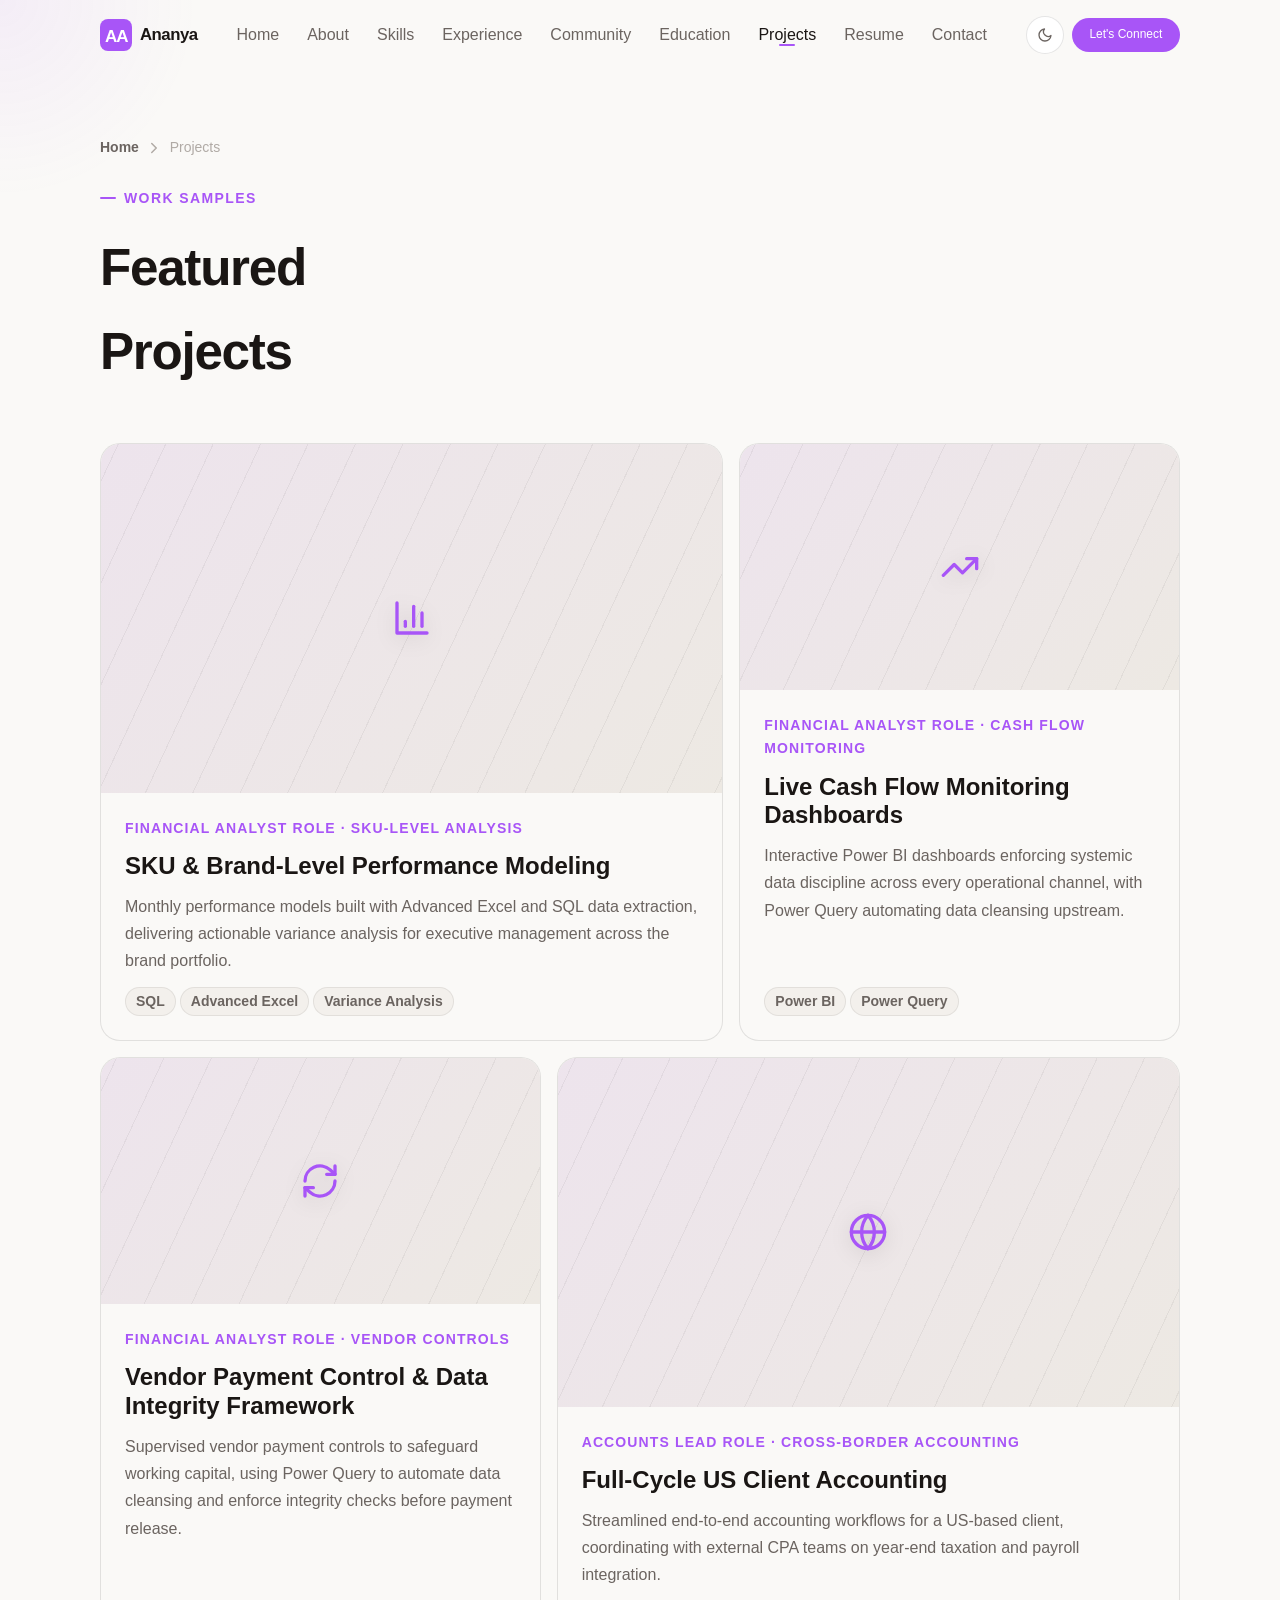
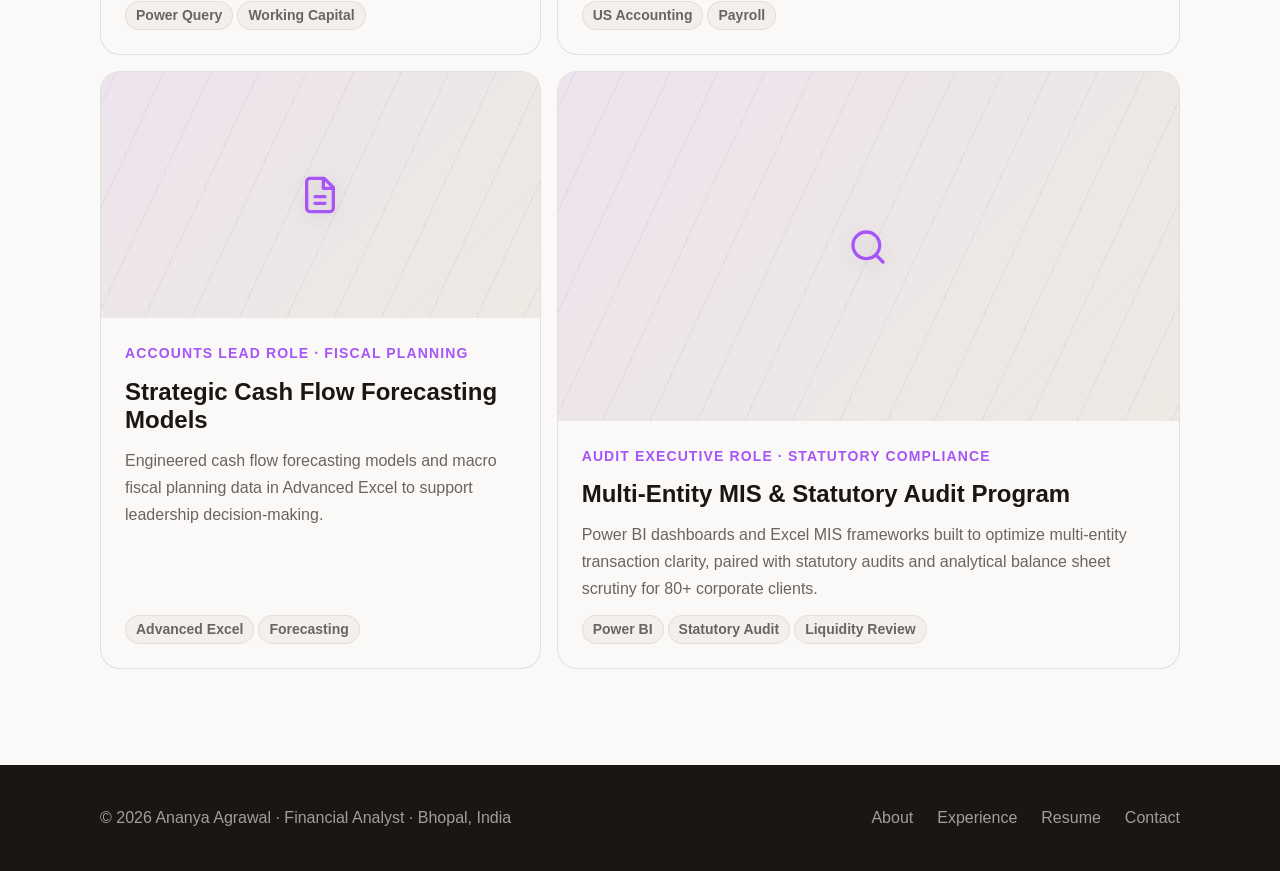
<file: projects.html>
<!DOCTYPE html>
<html lang="en" data-theme="light">
<head>
  <meta charset="UTF-8"/>
  <meta name="viewport" content="width=device-width, initial-scale=1.0"/>
  <title>Projects — Ananya Agrawal</title>
  <meta name="description" content="Featured work samples from Ananya Agrawal — financial modeling, Power BI dashboards, cross-border accounting, and statutory audit programs."/>
  <link href="https://api.fontshare.com/v2/css?f[]=cabinet-grotesk@700,800,900&f[]=satoshi@300,400,500,700&display=swap" rel="stylesheet">
  <link href="https://unpkg.com/aos@2.3.4/dist/aos.css" rel="stylesheet">
  <link rel="stylesheet" href="styles.css">

</head>

<body>
<div class="cursor-glow" id="cursorGlow"></div>
<!-- NAV -->
<nav id="navbar" aria-label="Main navigation">
  <div class="wrap">
    <div class="nav-inner">
      <a href="index.html" class="nav-logo">
        <svg width="32" height="32" viewBox="0 0 32 32" fill="none" aria-label="AA Logo">
          <rect width="32" height="32" rx="8" fill="#A855F7"/>
          <text x="5" y="23" font-family="'Cabinet Grotesk',sans-serif" font-weight="900" font-size="17" fill="white" letter-spacing="-1">AA</text>
        </svg>
        Ananya
      </a>
      <ul class="nav-links">
        <li><a href="index.html">Home</a></li>
        <li><a href="about.html">About</a></li>
        <li><a href="skills.html">Skills</a></li>
        <li><a href="experience.html">Experience</a></li>
        <li><a href="volunteer.html">Community</a></li>
        <li><a href="education.html">Education</a></li>
        <li><a href="projects.html" class="active">Projects</a></li>
        <li><a href="resume.html">Resume</a></li>
        <li><a href="contact.html">Contact</a></li>
      </ul>
      <div class="nav-actions">
        <button class="btn-theme" data-theme-toggle aria-label="Toggle dark mode"></button>
        <a href="contact.html" class="btn-hire">Let's Connect</a>
        <button class="hamburger" id="hamburger" aria-label="Open menu" aria-expanded="false">
          <span></span><span></span><span></span>
        </button>
      </div>
    </div>
  </div>
</nav>

<div class="mobile-menu" id="mobileMenu">
  <a href="index.html">Home</a>
  <a href="about.html">About</a>
  <a href="skills.html">Skills</a>
  <a href="experience.html">Experience</a>
  <a href="education.html">Education</a>
  <a href="projects.html" class="active">Projects</a>
  <a href="volunteer.html">Community</a>
  <a href="resume.html">Resume</a>
  <a href="contact.html">Contact</a>
</div>

<section class="page-hero">
  <div class="wrap">
    <div class="breadcrumb"><a href="index.html">Home</a> <svg class="icon" width="18" height="18" viewBox="0 0 24 24" fill="none" stroke="currentColor" stroke-width="2" stroke-linecap="round" stroke-linejoin="round"><path d="m9 18 6-6-6-6"/></svg> <span>Projects</span></div>
    <div class="sec-hdr" data-aos="fade-up" style="margin-bottom:0">
      <div class="sec-tag">Work Samples</div>
      <h2 class="sec-title">Featured<br>Projects</h2>
    </div>
  </div>
</section>

<section class="section-pad" style="padding-top:2rem">
  <div class="wrap">
    <div class="proj-grid">

      <div class="proj-card feat" data-aos="fade-up" data-aos-delay="0">
        <div class="proj-thumb"><div class="proj-icon-thumb"><span class="pi-glyph"><svg class="icon" width="18" height="18" viewBox="0 0 24 24" fill="none" stroke="currentColor" stroke-width="2" stroke-linecap="round" stroke-linejoin="round"><path d="M3 3v18h18"/><path d="M18 17V9"/><path d="M13 17V5"/><path d="M8 17v-3"/></svg></span></div></div>
        <div class="proj-body">
          <div class="proj-label">Financial Analyst Role · SKU-Level Analysis</div>
          <div class="proj-title">SKU & Brand-Level Performance Modeling</div>
          <div class="proj-desc">Monthly performance models built with Advanced Excel and SQL data extraction, delivering actionable variance analysis for executive management across the brand portfolio.</div>
          <div class="proj-footer">
            <div style="display:flex;gap:.25rem;flex-wrap:wrap">
              <span class="tag">SQL</span><span class="tag">Advanced Excel</span>
              <span class="tag">Variance Analysis</span>
            </div>
          </div>
        </div>
      </div>

      <div class="proj-card sml" data-aos="fade-up" data-aos-delay="100">
        <div class="proj-thumb"><div class="proj-icon-thumb"><span class="pi-glyph"><svg class="icon" width="18" height="18" viewBox="0 0 24 24" fill="none" stroke="currentColor" stroke-width="2" stroke-linecap="round" stroke-linejoin="round"><polyline points="22 7 13.5 15.5 8.5 10.5 2 17"/><polyline points="16 7 22 7 22 13"/></svg></span></div></div>
        <div class="proj-body">
          <div class="proj-label">Financial Analyst Role · Cash Flow Monitoring</div>
          <div class="proj-title">Live Cash Flow Monitoring Dashboards</div>
          <div class="proj-desc">Interactive Power BI dashboards enforcing systemic data discipline across every operational channel, with Power Query automating data cleansing upstream.</div>
          <div class="proj-footer">
            <div style="display:flex;gap:.25rem;flex-wrap:wrap">
              <span class="tag">Power BI</span><span class="tag">Power Query</span>
            </div>
          </div>
        </div>
      </div>

      <div class="proj-card sml" data-aos="fade-up" data-aos-delay="0">
        <div class="proj-thumb"><div class="proj-icon-thumb"><span class="pi-glyph"><svg class="icon" width="18" height="18" viewBox="0 0 24 24" fill="none" stroke="currentColor" stroke-width="2" stroke-linecap="round" stroke-linejoin="round"><path d="M3 12a9 9 0 0 1 15-6.7L21 8"/><path d="M21 3v5h-5"/><path d="M21 12a9 9 0 0 1-15 6.7L3 16"/><path d="M8 16H3v5"/></svg></span></div></div>
        <div class="proj-body">
          <div class="proj-label">Financial Analyst Role · Vendor Controls</div>
          <div class="proj-title">Vendor Payment Control & Data Integrity Framework</div>
          <div class="proj-desc">Supervised vendor payment controls to safeguard working capital, using Power Query to automate data cleansing and enforce integrity checks before payment release.</div>
          <div class="proj-footer">
            <div style="display:flex;gap:.25rem;flex-wrap:wrap">
              <span class="tag">Power Query</span><span class="tag">Working Capital</span>
            </div>
          </div>
        </div>
      </div>

      <div class="proj-card feat" data-aos="fade-up" data-aos-delay="100">
        <div class="proj-thumb"><div class="proj-icon-thumb"><span class="pi-glyph"><svg class="icon" width="18" height="18" viewBox="0 0 24 24" fill="none" stroke="currentColor" stroke-width="2" stroke-linecap="round" stroke-linejoin="round"><circle cx="12" cy="12" r="10"/><path d="M2 12h20"/><path d="M12 2a15 15 0 0 1 0 20a15 15 0 0 1 0-20"/></svg></span></div></div>
        <div class="proj-body">
          <div class="proj-label">Accounts Lead Role · Cross-Border Accounting</div>
          <div class="proj-title">Full-Cycle US Client Accounting</div>
          <div class="proj-desc">Streamlined end-to-end accounting workflows for a US-based client, coordinating with external CPA teams on year-end taxation and payroll integration.</div>
          <div class="proj-footer">
            <div style="display:flex;gap:.25rem;flex-wrap:wrap">
              <span class="tag">US Accounting</span><span class="tag">Payroll</span>
            </div>
          </div>
        </div>
      </div>

      <div class="proj-card sml" data-aos="fade-up" data-aos-delay="0">
        <div class="proj-thumb"><div class="proj-icon-thumb"><span class="pi-glyph"><svg class="icon" width="18" height="18" viewBox="0 0 24 24" fill="none" stroke="currentColor" stroke-width="2" stroke-linecap="round" stroke-linejoin="round"><path d="M14.5 2H6a2 2 0 0 0-2 2v16a2 2 0 0 0 2 2h12a2 2 0 0 0 2-2V7.5z"/><path d="M14 2v6h6"/><path d="M9 13h6"/><path d="M9 17h6"/></svg></span></div></div>
        <div class="proj-body">
          <div class="proj-label">Accounts Lead Role · Fiscal Planning</div>
          <div class="proj-title">Strategic Cash Flow Forecasting Models</div>
          <div class="proj-desc">Engineered cash flow forecasting models and macro fiscal planning data in Advanced Excel to support leadership decision-making.</div>
          <div class="proj-footer">
            <div style="display:flex;gap:.25rem;flex-wrap:wrap">
              <span class="tag">Advanced Excel</span><span class="tag">Forecasting</span>
            </div>
          </div>
        </div>
      </div>

      <div class="proj-card feat" data-aos="fade-up" data-aos-delay="100">
        <div class="proj-thumb"><div class="proj-icon-thumb"><span class="pi-glyph"><svg class="icon" width="18" height="18" viewBox="0 0 24 24" fill="none" stroke="currentColor" stroke-width="2" stroke-linecap="round" stroke-linejoin="round"><circle cx="11" cy="11" r="8"/><path d="m21 21-4.3-4.3"/></svg></span></div></div>
        <div class="proj-body">
          <div class="proj-label">Audit Executive Role · Statutory Compliance</div>
          <div class="proj-title">Multi-Entity MIS & Statutory Audit Program</div>
          <div class="proj-desc">Power BI dashboards and Excel MIS frameworks built to optimize multi-entity transaction clarity, paired with statutory audits and analytical balance sheet scrutiny for 80+ corporate clients.</div>
          <div class="proj-footer">
            <div style="display:flex;gap:.25rem;flex-wrap:wrap">
              <span class="tag">Power BI</span><span class="tag">Statutory Audit</span>
              <span class="tag">Liquidity Review</span>
            </div>
          </div>
        </div>
      </div>

    </div>
  </div>
</section>
<!-- FOOTER -->
<footer>
  <div class="wrap">
    <div class="foot-inner">
      <div class="foot-copy">© 2026 Ananya Agrawal · Financial Analyst · Bhopal, India</div>
      <div class="foot-links">
        <a href="about.html">About</a>
        <a href="experience.html">Experience</a>
        <a href="resume.html">Resume</a>
        <a href="contact.html">Contact</a>
      </div>
    </div>
  </div>
</footer>

<!-- SCRIPTS -->

<script src="https://unpkg.com/aos@2.3.4/dist/aos.js"></script>
<script>
// ─── THEME ───
(function(){
  const t=document.querySelector('[data-theme-toggle]'),r=document.documentElement;
  const MOON='<svg width="16" height="16" viewBox="0 0 24 24" fill="none" stroke="currentColor" stroke-width="2" stroke-linecap="round" stroke-linejoin="round"><path d="M21 12.79A9 9 0 1 1 11.21 3 7 7 0 0 0 21 12.79Z"/></svg>';
  const SUN='<svg width="16" height="16" viewBox="0 0 24 24" fill="none" stroke="currentColor" stroke-width="2" stroke-linecap="round" stroke-linejoin="round"><circle cx="12" cy="12" r="5"/><path d="M12 1v2"/><path d="M12 21v2"/><path d="m4.22 4.22 1.42 1.42"/><path d="m18.36 18.36 1.42 1.42"/><path d="M1 12h2"/><path d="M21 12h2"/><path d="m4.22 19.78 1.42-1.42"/><path d="m18.36 5.64 1.42-1.42"/></svg>';
  let d=localStorage.getItem('aa-theme')||(matchMedia('(prefers-color-scheme:dark)').matches?'dark':'light');
  r.setAttribute('data-theme',d);
  function upd(){if(!t)return;t.innerHTML=d==='dark'?SUN:MOON;t.setAttribute('aria-label','Switch to '+(d==='dark'?'light':'dark')+' mode')}
  upd();
  if(t)t.addEventListener('click',()=>{d=d==='dark'?'light':'dark';r.setAttribute('data-theme',d);localStorage.setItem('aa-theme',d);upd()});
})();

// ─── NAV SCROLL ───
const navbar=document.getElementById('navbar');
window.addEventListener('scroll',()=>navbar.classList.toggle('scrolled',window.scrollY>60));

// ─── HAMBURGER ───
const ham=document.getElementById('hamburger'),mm=document.getElementById('mobileMenu');
ham.addEventListener('click',()=>{ham.classList.toggle('open');mm.classList.toggle('open');ham.setAttribute('aria-expanded',mm.classList.contains('open'))});
document.querySelectorAll('.mobile-menu a').forEach(a=>a.addEventListener('click',()=>{ham.classList.remove('open');mm.classList.remove('open')}));

// ─── CURSOR GLOW ───
const glow=document.getElementById('cursorGlow');
document.addEventListener('mousemove',e=>{glow.style.left=e.clientX+'px';glow.style.top=e.clientY+'px'});

// ─── AOS ───
AOS.init({once:true,duration:700,easing:'ease-out-cubic',offset:60});


</script>
</body>
</html>
</file>
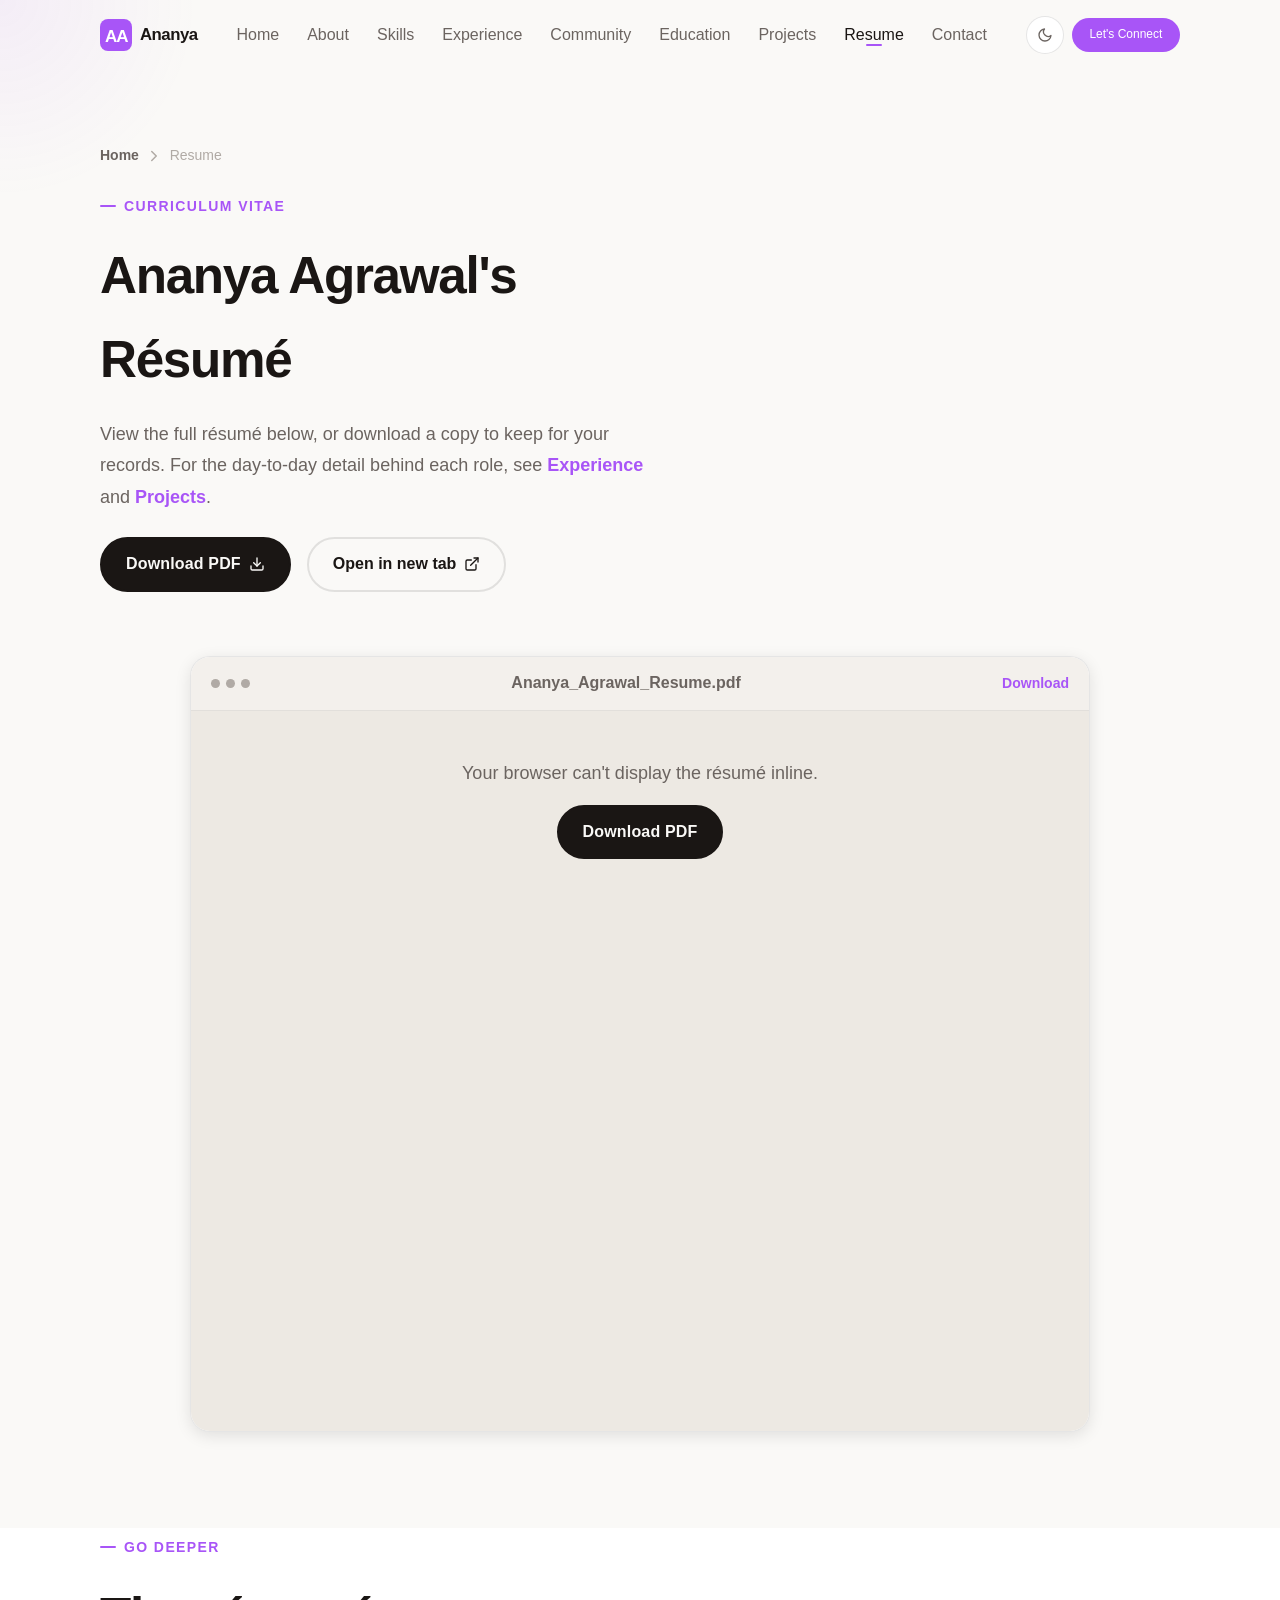
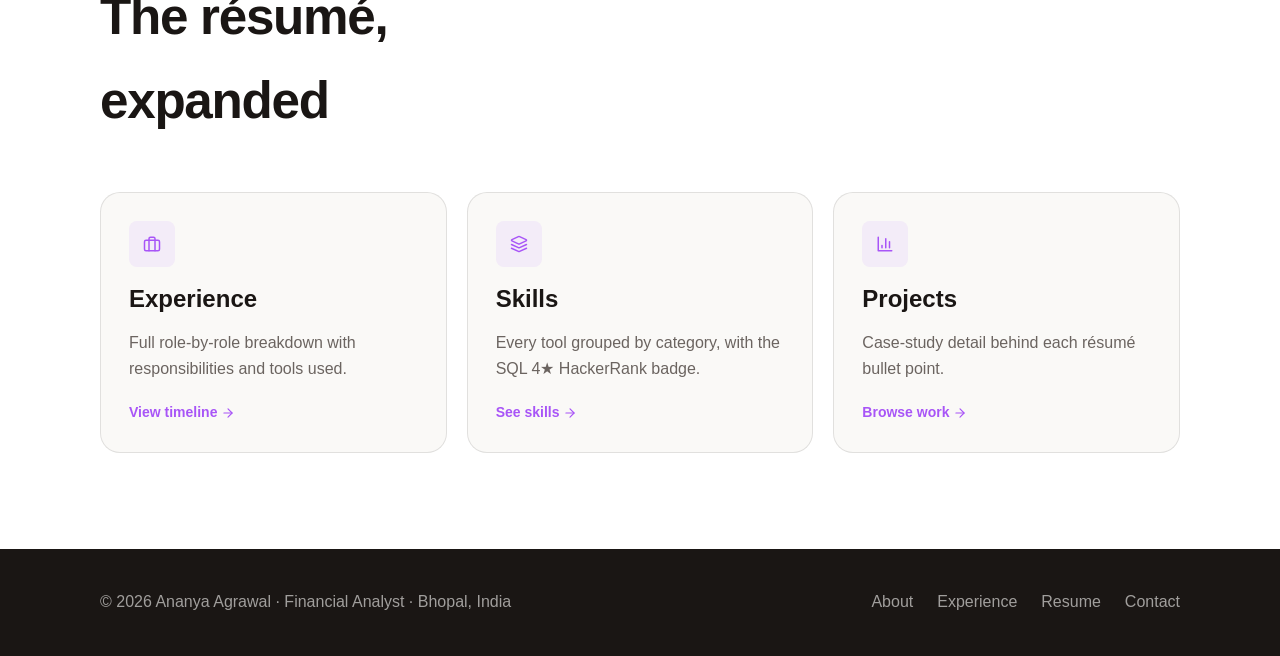
<file: resume.html>
<!DOCTYPE html>
<html lang="en" data-theme="light">
<head>
  <meta charset="UTF-8"/>
  <meta name="viewport" content="width=device-width, initial-scale=1.0"/>
  <title>Résumé — Ananya Agrawal</title>
  <meta name="description" content="View or download Ananya Agrawal's résumé — Financial Analyst."/>
  <link href="https://api.fontshare.com/v2/css?f[]=cabinet-grotesk@700,800,900&f[]=satoshi@300,400,500,700&display=swap" rel="stylesheet">
  <link href="https://unpkg.com/aos@2.3.4/dist/aos.css" rel="stylesheet">
  <link rel="stylesheet" href="styles.css">

</head>

<body>
<div class="cursor-glow" id="cursorGlow"></div>
<!-- NAV -->
<nav id="navbar" aria-label="Main navigation">
  <div class="wrap">
    <div class="nav-inner">
      <a href="index.html" class="nav-logo">
        <svg width="32" height="32" viewBox="0 0 32 32" fill="none" aria-label="AA Logo">
          <rect width="32" height="32" rx="8" fill="#A855F7"/>
          <text x="5" y="23" font-family="'Cabinet Grotesk',sans-serif" font-weight="900" font-size="17" fill="white" letter-spacing="-1">AA</text>
        </svg>
        Ananya
      </a>
      <ul class="nav-links">
        <li><a href="index.html">Home</a></li>
        <li><a href="about.html">About</a></li>
        <li><a href="skills.html">Skills</a></li>
        <li><a href="experience.html">Experience</a></li>
        <li><a href="volunteer.html">Community</a></li>
        <li><a href="education.html">Education</a></li>
        <li><a href="projects.html">Projects</a></li>
        <li><a href="resume.html" class="active">Resume</a></li>
        <li><a href="contact.html">Contact</a></li>
      </ul>
      <div class="nav-actions">
        <button class="btn-theme" data-theme-toggle aria-label="Toggle dark mode"></button>
        <a href="contact.html" class="btn-hire">Let's Connect</a>
        <button class="hamburger" id="hamburger" aria-label="Open menu" aria-expanded="false">
          <span></span><span></span><span></span>
        </button>
      </div>
    </div>
  </div>
</nav>

<div class="mobile-menu" id="mobileMenu">
  <a href="index.html">Home</a>
  <a href="about.html">About</a>
  <a href="skills.html">Skills</a>
  <a href="experience.html">Experience</a>
  <a href="education.html">Education</a>
  <a href="projects.html">Projects</a>
  <a href="volunteer.html">Community</a>
  <a href="resume.html" class="active">Resume</a>
  <a href="contact.html">Contact</a>
</div>

<!-- RESUME HERO -->
<section class="resume-hero">
  <div class="wrap">
    <div class="breadcrumb"><a href="index.html">Home</a> <svg class="icon" width="18" height="18" viewBox="0 0 24 24" fill="none" stroke="currentColor" stroke-width="2" stroke-linecap="round" stroke-linejoin="round"><path d="m9 18 6-6-6-6"/></svg> <span>Resume</span></div>
    <div class="sec-hdr" style="margin-bottom:2rem">
      <div class="sec-tag">Curriculum Vitae</div>
      <h2 class="sec-title">Ananya Agrawal's<br>Résumé</h2>
      <p style="max-width:56ch;color:var(--muted);margin-top:1rem;line-height:1.75">
        View the full résumé below, or download a copy to keep for your records.
        For the day-to-day detail behind each role, see
        <a href="experience.html" style="color:var(--accent);font-weight:600">Experience</a> and
        <a href="projects.html" style="color:var(--accent);font-weight:600">Projects</a>.
      </p>
      <div class="resume-actions">
        <a href="Ananya_Agrawal_Resume.pdf" download class="btn-primary">
          Download PDF
          <svg class="icon" style="width:16px;height:16px" width="18" height="18" viewBox="0 0 24 24" fill="none" stroke="currentColor" stroke-width="2" stroke-linecap="round" stroke-linejoin="round"><path d="M21 15v4a2 2 0 0 1-2 2H5a2 2 0 0 1-2-2v-4"/><path d="m7 10 5 5 5-5"/><path d="M12 15V3"/></svg>
        </a>
        <a href="Ananya_Agrawal_Resume.pdf" target="_blank" rel="noopener noreferrer" class="btn-outline">
          Open in new tab
          <svg class="icon" style="width:16px;height:16px" width="18" height="18" viewBox="0 0 24 24" fill="none" stroke="currentColor" stroke-width="2" stroke-linecap="round" stroke-linejoin="round"><path d="M15 3h6v6"/><path d="M10 14 21 3"/><path d="M18 13v6a2 2 0 0 1-2 2H5a2 2 0 0 1-2-2V8a2 2 0 0 1 2-2h6"/></svg>
        </a>
      </div>
    </div>
  </div>
</section>

<!-- RESUME VIEWER -->
<section class="section-pad" style="padding-top:0">
  <div class="wrap">
    <div class="resume-viewer-wrap" data-aos="fade-up">
      <div class="resume-viewer-bar">
        <div class="dots"><i></i><i></i><i></i></div>
        <span>Ananya_Agrawal_Resume.pdf</span>
        <a href="Ananya_Agrawal_Resume.pdf" download style="font-size:var(--t-xs);font-weight:700;color:var(--accent)">Download</a>
      </div>
      <object data="Ananya_Agrawal_Resume.pdf" type="application/pdf" class="resume-frame">
        <div class="resume-fallback">
          <p>Your browser can't display the résumé inline.</p>
          <a href="Ananya_Agrawal_Resume.pdf" download class="btn-primary" style="margin-top:1rem">Download PDF</a>
        </div>
      </object>
    </div>
  </div>
</section>

<!-- QUICK LINKS -->
<section class="section-pad" style="background:var(--surface);padding-top:0">
  <div class="wrap">
    <div class="sec-hdr" data-aos="fade-up">
      <div class="sec-tag">Go Deeper</div>
      <h2 class="sec-title">The résumé,<br>expanded</h2>
    </div>
    <div class="teaser-grid">
      <a href="experience.html" class="teaser-card" data-aos="fade-up" data-aos-delay="0">
        <div class="teaser-icon"><svg class="icon" width="18" height="18" viewBox="0 0 24 24" fill="none" stroke="currentColor" stroke-width="2" stroke-linecap="round" stroke-linejoin="round"><rect x="2" y="7" width="20" height="14" rx="2"/><path d="M16 21V5a2 2 0 0 0-2-2h-4a2 2 0 0 0-2 2v16"/></svg></div>
        <div class="teaser-title">Experience</div>
        <div class="teaser-desc">Full role-by-role breakdown with responsibilities and tools used.</div>
        <span class="teaser-link">View timeline <svg class="icon" width="18" height="18" viewBox="0 0 24 24" fill="none" stroke="currentColor" stroke-width="2" stroke-linecap="round" stroke-linejoin="round"><path d="M5 12h14"/><path d="m12 5 7 7-7 7"/></svg></span>
      </a>
      <a href="skills.html" class="teaser-card" data-aos="fade-up" data-aos-delay="80">
        <div class="teaser-icon"><svg class="icon" width="18" height="18" viewBox="0 0 24 24" fill="none" stroke="currentColor" stroke-width="2" stroke-linecap="round" stroke-linejoin="round"><path d="m12.83 2.18a2 2 0 0 0-1.66 0L2.6 6.08a1 1 0 0 0 0 1.83l8.58 3.91a2 2 0 0 0 1.66 0l8.58-3.9a1 1 0 0 0 0-1.83Z"/><path d="m22 17.65-9.17 4.16a2 2 0 0 1-1.66 0L2 17.65"/><path d="m22 12.65-9.17 4.16a2 2 0 0 1-1.66 0L2 12.65"/></svg></div>
        <div class="teaser-title">Skills</div>
        <div class="teaser-desc">Every tool grouped by category, with the SQL 4★ HackerRank badge.</div>
        <span class="teaser-link">See skills <svg class="icon" width="18" height="18" viewBox="0 0 24 24" fill="none" stroke="currentColor" stroke-width="2" stroke-linecap="round" stroke-linejoin="round"><path d="M5 12h14"/><path d="m12 5 7 7-7 7"/></svg></span>
      </a>
      <a href="projects.html" class="teaser-card" data-aos="fade-up" data-aos-delay="160">
        <div class="teaser-icon"><svg class="icon" width="18" height="18" viewBox="0 0 24 24" fill="none" stroke="currentColor" stroke-width="2" stroke-linecap="round" stroke-linejoin="round"><path d="M3 3v18h18"/><path d="M18 17V9"/><path d="M13 17V5"/><path d="M8 17v-3"/></svg></div>
        <div class="teaser-title">Projects</div>
        <div class="teaser-desc">Case-study detail behind each résumé bullet point.</div>
        <span class="teaser-link">Browse work <svg class="icon" width="18" height="18" viewBox="0 0 24 24" fill="none" stroke="currentColor" stroke-width="2" stroke-linecap="round" stroke-linejoin="round"><path d="M5 12h14"/><path d="m12 5 7 7-7 7"/></svg></span>
      </a>
    </div>
  </div>
</section>
<!-- FOOTER -->
<footer>
  <div class="wrap">
    <div class="foot-inner">
      <div class="foot-copy">© 2026 Ananya Agrawal · Financial Analyst · Bhopal, India</div>
      <div class="foot-links">
        <a href="about.html">About</a>
        <a href="experience.html">Experience</a>
        <a href="resume.html">Resume</a>
        <a href="contact.html">Contact</a>
      </div>
    </div>
  </div>
</footer>

<!-- SCRIPTS -->

<script src="https://unpkg.com/aos@2.3.4/dist/aos.js"></script>
<script>
// ─── THEME ───
(function(){
  const t=document.querySelector('[data-theme-toggle]'),r=document.documentElement;
  const MOON='<svg width="16" height="16" viewBox="0 0 24 24" fill="none" stroke="currentColor" stroke-width="2" stroke-linecap="round" stroke-linejoin="round"><path d="M21 12.79A9 9 0 1 1 11.21 3 7 7 0 0 0 21 12.79Z"/></svg>';
  const SUN='<svg width="16" height="16" viewBox="0 0 24 24" fill="none" stroke="currentColor" stroke-width="2" stroke-linecap="round" stroke-linejoin="round"><circle cx="12" cy="12" r="5"/><path d="M12 1v2"/><path d="M12 21v2"/><path d="m4.22 4.22 1.42 1.42"/><path d="m18.36 18.36 1.42 1.42"/><path d="M1 12h2"/><path d="M21 12h2"/><path d="m4.22 19.78 1.42-1.42"/><path d="m18.36 5.64 1.42-1.42"/></svg>';
  let d=localStorage.getItem('aa-theme')||(matchMedia('(prefers-color-scheme:dark)').matches?'dark':'light');
  r.setAttribute('data-theme',d);
  function upd(){if(!t)return;t.innerHTML=d==='dark'?SUN:MOON;t.setAttribute('aria-label','Switch to '+(d==='dark'?'light':'dark')+' mode')}
  upd();
  if(t)t.addEventListener('click',()=>{d=d==='dark'?'light':'dark';r.setAttribute('data-theme',d);localStorage.setItem('aa-theme',d);upd()});
})();

// ─── NAV SCROLL ───
const navbar=document.getElementById('navbar');
window.addEventListener('scroll',()=>navbar.classList.toggle('scrolled',window.scrollY>60));

// ─── HAMBURGER ───
const ham=document.getElementById('hamburger'),mm=document.getElementById('mobileMenu');
ham.addEventListener('click',()=>{ham.classList.toggle('open');mm.classList.toggle('open');ham.setAttribute('aria-expanded',mm.classList.contains('open'))});
document.querySelectorAll('.mobile-menu a').forEach(a=>a.addEventListener('click',()=>{ham.classList.remove('open');mm.classList.remove('open')}));

// ─── CURSOR GLOW ───
const glow=document.getElementById('cursorGlow');
document.addEventListener('mousemove',e=>{glow.style.left=e.clientX+'px';glow.style.top=e.clientY+'px'});

// ─── AOS ───
AOS.init({once:true,duration:700,easing:'ease-out-cubic',offset:60});


</script>
</body>
</html>
</file>
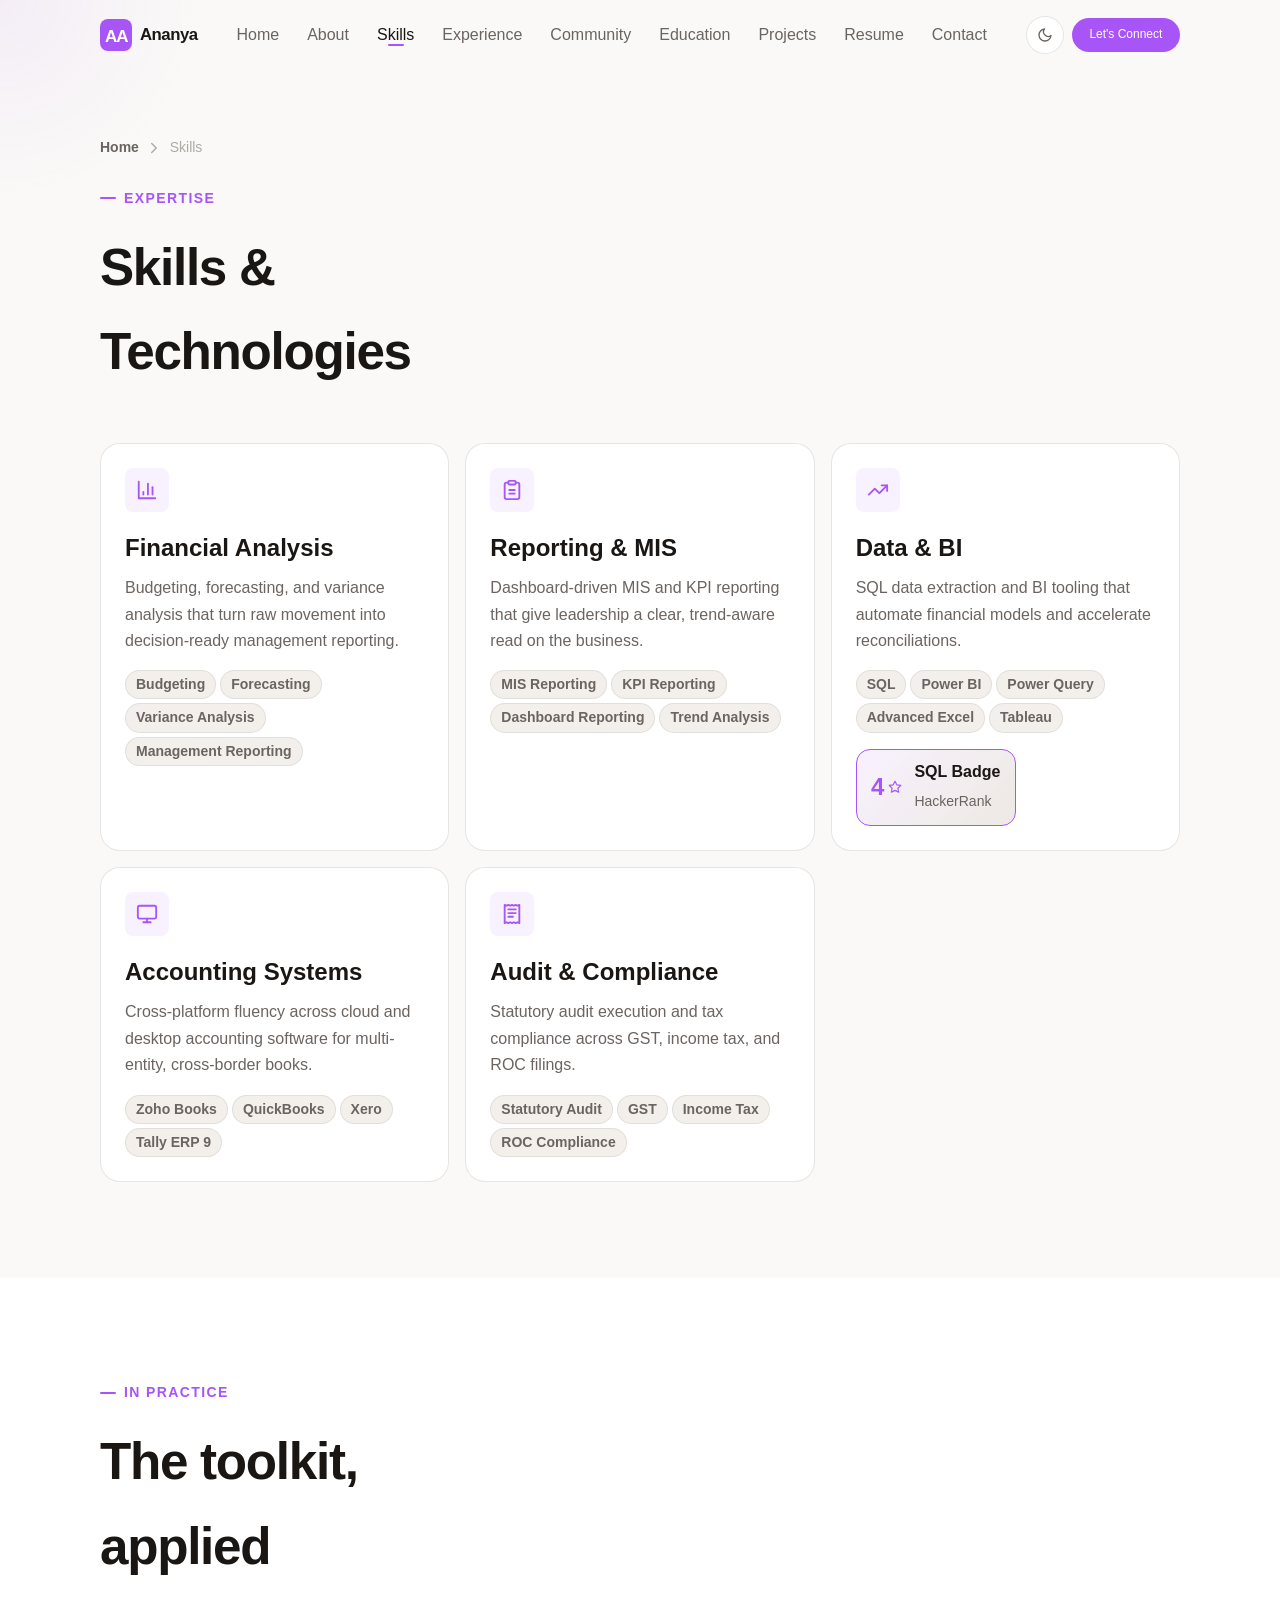
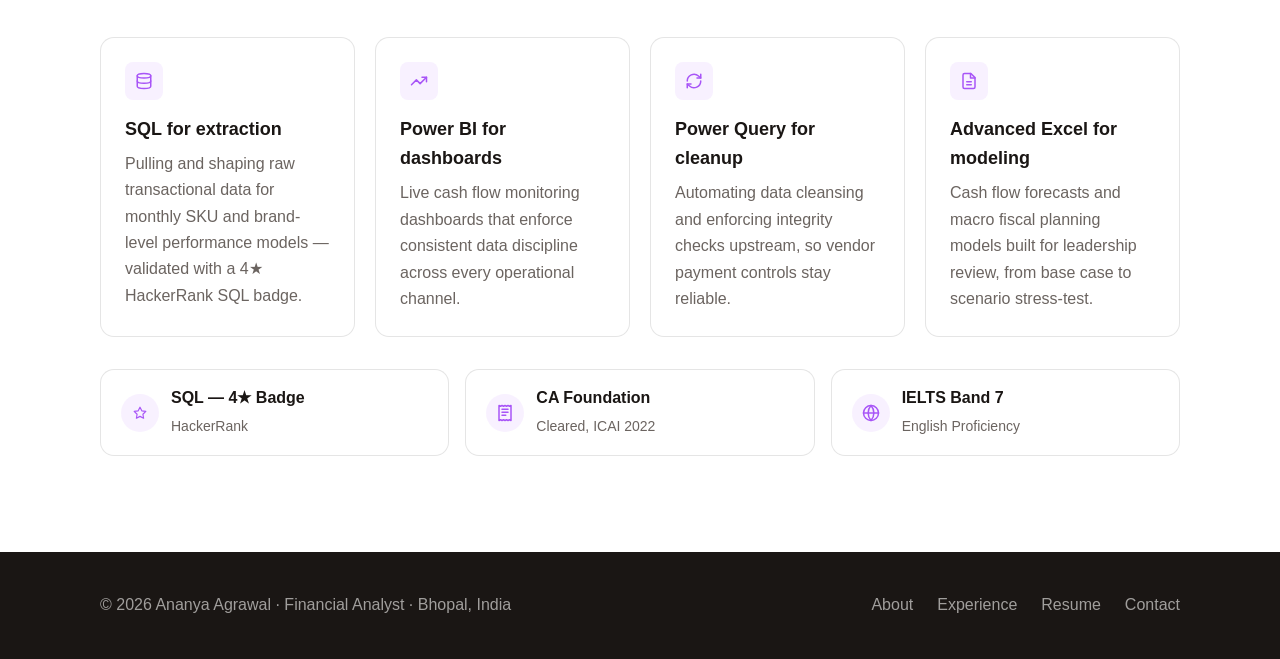
<file: skills.html>
<!DOCTYPE html>
<html lang="en" data-theme="light">
<head>
  <meta charset="UTF-8"/>
  <meta name="viewport" content="width=device-width, initial-scale=1.0"/>
  <title>Skills — Ananya Agrawal</title>
  <meta name="description" content="Skills and technologies used by Ananya Agrawal — financial analysis, Power BI, SQL, accounting systems, and audit & compliance."/>
  <link href="https://api.fontshare.com/v2/css?f[]=cabinet-grotesk@700,800,900&f[]=satoshi@300,400,500,700&display=swap" rel="stylesheet">
  <link href="https://unpkg.com/aos@2.3.4/dist/aos.css" rel="stylesheet">
  <link rel="stylesheet" href="styles.css">

</head>

<body>
<div class="cursor-glow" id="cursorGlow"></div>
<!-- NAV -->
<nav id="navbar" aria-label="Main navigation">
  <div class="wrap">
    <div class="nav-inner">
      <a href="index.html" class="nav-logo">
        <svg width="32" height="32" viewBox="0 0 32 32" fill="none" aria-label="AA Logo">
          <rect width="32" height="32" rx="8" fill="#A855F7"/>
          <text x="5" y="23" font-family="'Cabinet Grotesk',sans-serif" font-weight="900" font-size="17" fill="white" letter-spacing="-1">AA</text>
        </svg>
        Ananya
      </a>
      <ul class="nav-links">
        <li><a href="index.html">Home</a></li>
        <li><a href="about.html">About</a></li>
        <li><a href="skills.html" class="active">Skills</a></li>
        <li><a href="experience.html">Experience</a></li>
        <li><a href="volunteer.html">Community</a></li>
        <li><a href="education.html">Education</a></li>
        <li><a href="projects.html">Projects</a></li>
        <li><a href="resume.html">Resume</a></li>
        <li><a href="contact.html">Contact</a></li>
      </ul>
      <div class="nav-actions">
        <button class="btn-theme" data-theme-toggle aria-label="Toggle dark mode"></button>
        <a href="contact.html" class="btn-hire">Let's Connect</a>
        <button class="hamburger" id="hamburger" aria-label="Open menu" aria-expanded="false">
          <span></span><span></span><span></span>
        </button>
      </div>
    </div>
  </div>
</nav>

<div class="mobile-menu" id="mobileMenu">
  <a href="index.html">Home</a>
  <a href="about.html">About</a>
  <a href="skills.html" class="active">Skills</a>
  <a href="experience.html">Experience</a>
  <a href="education.html">Education</a>
  <a href="projects.html">Projects</a>
  <a href="volunteer.html">Community</a>
  <a href="resume.html">Resume</a>
  <a href="contact.html">Contact</a>
</div>

<section class="page-hero">
  <div class="wrap">
    <div class="breadcrumb"><a href="index.html">Home</a> <svg class="icon" width="18" height="18" viewBox="0 0 24 24" fill="none" stroke="currentColor" stroke-width="2" stroke-linecap="round" stroke-linejoin="round"><path d="m9 18 6-6-6-6"/></svg> <span>Skills</span></div>
    <div class="sec-hdr" data-aos="fade-up" style="margin-bottom:0">
      <div class="sec-tag">Expertise</div>
      <h2 class="sec-title">Skills &<br>Technologies</h2>
    </div>
  </div>
</section>

<section class="section-pad" style="padding-top:2rem">
  <div class="wrap">
    <div class="skills-grid">

      <div class="skill-card" data-aos="fade-up" data-aos-delay="0">
        <div class="sk-icon"><svg class="icon" width="18" height="18" viewBox="0 0 24 24" fill="none" stroke="currentColor" stroke-width="2" stroke-linecap="round" stroke-linejoin="round"><path d="M3 3v18h18"/><path d="M18 17V9"/><path d="M13 17V5"/><path d="M8 17v-3"/></svg></div>
        <div class="sk-title">Financial Analysis</div>
        <div class="sk-desc">Budgeting, forecasting, and variance analysis that turn raw movement into decision-ready management reporting.</div>
        <div class="sk-tags"><span class="tag">Budgeting</span><span class="tag">Forecasting</span><span class="tag">Variance Analysis</span><span class="tag">Management Reporting</span></div>
      </div>

      <div class="skill-card" data-aos="fade-up" data-aos-delay="80">
        <div class="sk-icon"><svg class="icon" width="18" height="18" viewBox="0 0 24 24" fill="none" stroke="currentColor" stroke-width="2" stroke-linecap="round" stroke-linejoin="round"><rect x="8" y="2" width="8" height="4" rx="1"/><path d="M16 4h2a2 2 0 0 1 2 2v14a2 2 0 0 1-2 2H6a2 2 0 0 1-2-2V6a2 2 0 0 1 2-2h2"/><path d="M9 12h6"/><path d="M9 16h6"/></svg></div>
        <div class="sk-title">Reporting & MIS</div>
        <div class="sk-desc">Dashboard-driven MIS and KPI reporting that give leadership a clear, trend-aware read on the business.</div>
        <div class="sk-tags"><span class="tag">MIS Reporting</span><span class="tag">KPI Reporting</span><span class="tag">Dashboard Reporting</span><span class="tag">Trend Analysis</span></div>
      </div>

      <div class="skill-card" data-aos="fade-up" data-aos-delay="160">
        <div class="sk-icon"><svg class="icon" width="18" height="18" viewBox="0 0 24 24" fill="none" stroke="currentColor" stroke-width="2" stroke-linecap="round" stroke-linejoin="round"><polyline points="22 7 13.5 15.5 8.5 10.5 2 17"/><polyline points="16 7 22 7 22 13"/></svg></div>
        <div class="sk-title">Data & BI</div>
        <div class="sk-desc">SQL data extraction and BI tooling that automate financial models and accelerate reconciliations.</div>
        <div class="sk-tags"><span class="tag">SQL</span><span class="tag">Power BI</span><span class="tag">Power Query</span><span class="tag">Advanced Excel</span><span class="tag">Tableau</span></div>
        <div class="ielts-badge" style="margin-top:1rem;padding:.6rem .9rem">
          <div class="ielts-num" style="font-size:var(--t-lg);display:flex;align-items:center;gap:.25rem">4 <svg class="icon" width="14" height="14" viewBox="0 0 24 24" fill="none" stroke="currentColor" stroke-width="2" stroke-linecap="round" stroke-linejoin="round"><polygon points="12 2 15.09 8.26 22 9.27 17 14.14 18.18 21.02 12 17.77 5.82 21.02 7 14.14 2 9.27 8.91 8.26 12 2"/></svg></div>
          <div class="ielts-info"><strong>SQL Badge</strong><span>HackerRank</span></div>
        </div>
      </div>

      <div class="skill-card" data-aos="fade-up" data-aos-delay="240">
        <div class="sk-icon"><svg class="icon" width="18" height="18" viewBox="0 0 24 24" fill="none" stroke="currentColor" stroke-width="2" stroke-linecap="round" stroke-linejoin="round"><rect x="2" y="3" width="20" height="14" rx="2"/><path d="M8 21h8"/><path d="M12 17v4"/></svg></div>
        <div class="sk-title">Accounting Systems</div>
        <div class="sk-desc">Cross-platform fluency across cloud and desktop accounting software for multi-entity, cross-border books.</div>
        <div class="sk-tags"><span class="tag">Zoho Books</span><span class="tag">QuickBooks</span><span class="tag">Xero</span><span class="tag">Tally ERP 9</span></div>
      </div>

      <div class="skill-card" data-aos="fade-up" data-aos-delay="320">
        <div class="sk-icon"><svg class="icon" width="18" height="18" viewBox="0 0 24 24" fill="none" stroke="currentColor" stroke-width="2" stroke-linecap="round" stroke-linejoin="round"><path d="M4 2v20l2-1 2 1 2-1 2 1 2-1 2 1 2-1 2 1V2l-2 1-2-1-2 1-2-1-2 1-2-1-2 1Z"/><path d="M8 7h8"/><path d="M8 11h8"/><path d="M8 15h5"/></svg></div>
        <div class="sk-title">Audit & Compliance</div>
        <div class="sk-desc">Statutory audit execution and tax compliance across GST, income tax, and ROC filings.</div>
        <div class="sk-tags"><span class="tag">Statutory Audit</span><span class="tag">GST</span><span class="tag">Income Tax</span><span class="tag">ROC Compliance</span></div>
      </div>

    </div>
  </div>
</section>

<!-- TOOLKIT IN PRACTICE -->
<section class="section-pad" style="background:var(--surface)">
  <div class="wrap">
    <div class="sec-hdr" data-aos="fade-up">
      <div class="sec-tag">In Practice</div>
      <h2 class="sec-title">The toolkit,<br>applied</h2>
    </div>
    <div class="value-grid">
      <div class="value-card" data-aos="fade-up" data-aos-delay="0">
        <div class="v-icon"><svg class="icon" width="18" height="18" viewBox="0 0 24 24" fill="none" stroke="currentColor" stroke-width="2" stroke-linecap="round" stroke-linejoin="round"><ellipse cx="12" cy="5" rx="9" ry="3"/><path d="M3 5v14a9 3 0 0 0 18 0V5"/><path d="M3 12a9 3 0 0 0 18 0"/></svg></div>
        <h3>SQL for extraction</h3>
        <p>Pulling and shaping raw transactional data for monthly SKU and brand-level performance models — validated with a 4★ HackerRank SQL badge.</p>
      </div>
      <div class="value-card" data-aos="fade-up" data-aos-delay="80">
        <div class="v-icon"><svg class="icon" width="18" height="18" viewBox="0 0 24 24" fill="none" stroke="currentColor" stroke-width="2" stroke-linecap="round" stroke-linejoin="round"><polyline points="22 7 13.5 15.5 8.5 10.5 2 17"/><polyline points="16 7 22 7 22 13"/></svg></div>
        <h3>Power BI for dashboards</h3>
        <p>Live cash flow monitoring dashboards that enforce consistent data discipline across every operational channel.</p>
      </div>
      <div class="value-card" data-aos="fade-up" data-aos-delay="160">
        <div class="v-icon"><svg class="icon" width="18" height="18" viewBox="0 0 24 24" fill="none" stroke="currentColor" stroke-width="2" stroke-linecap="round" stroke-linejoin="round"><path d="M3 12a9 9 0 0 1 15-6.7L21 8"/><path d="M21 3v5h-5"/><path d="M21 12a9 9 0 0 1-15 6.7L3 16"/><path d="M8 16H3v5"/></svg></div>
        <h3>Power Query for cleanup</h3>
        <p>Automating data cleansing and enforcing integrity checks upstream, so vendor payment controls stay reliable.</p>
      </div>
      <div class="value-card" data-aos="fade-up" data-aos-delay="240">
        <div class="v-icon"><svg class="icon" width="18" height="18" viewBox="0 0 24 24" fill="none" stroke="currentColor" stroke-width="2" stroke-linecap="round" stroke-linejoin="round"><path d="M14.5 2H6a2 2 0 0 0-2 2v16a2 2 0 0 0 2 2h12a2 2 0 0 0 2-2V7.5z"/><path d="M14 2v6h6"/><path d="M9 13h6"/><path d="M9 17h6"/></svg></div>
        <h3>Advanced Excel for modeling</h3>
        <p>Cash flow forecasts and macro fiscal planning models built for leadership review, from base case to scenario stress-test.</p>
      </div>
    </div>

    <div class="badge-row" data-aos="fade-up">
      <div class="cred-badge">
        <div class="cb-icon"><svg class="icon" width="14" height="14" viewBox="0 0 24 24" fill="none" stroke="currentColor" stroke-width="2" stroke-linecap="round" stroke-linejoin="round"><polygon points="12 2 15.09 8.26 22 9.27 17 14.14 18.18 21.02 12 17.77 5.82 21.02 7 14.14 2 9.27 8.91 8.26 12 2"/></svg></div>
        <div><strong>SQL — 4★ Badge</strong><span>HackerRank</span></div>
      </div>
      <div class="cred-badge">
        <div class="cb-icon"><svg class="icon" width="18" height="18" viewBox="0 0 24 24" fill="none" stroke="currentColor" stroke-width="2" stroke-linecap="round" stroke-linejoin="round"><path d="M4 2v20l2-1 2 1 2-1 2 1 2-1 2 1 2-1 2 1V2l-2 1-2-1-2 1-2-1-2 1-2-1-2 1Z"/><path d="M8 7h8"/><path d="M8 11h8"/><path d="M8 15h5"/></svg></div>
        <div><strong>CA Foundation</strong><span>Cleared, ICAI 2022</span></div>
      </div>
      <div class="cred-badge">
        <div class="cb-icon"><svg class="icon" width="18" height="18" viewBox="0 0 24 24" fill="none" stroke="currentColor" stroke-width="2" stroke-linecap="round" stroke-linejoin="round"><circle cx="12" cy="12" r="10"/><path d="M2 12h20"/><path d="M12 2a15 15 0 0 1 0 20a15 15 0 0 1 0-20"/></svg></div>
        <div><strong>IELTS Band 7</strong><span>English Proficiency</span></div>
      </div>
    </div>
  </div>
</section>
<!-- FOOTER -->
<footer>
  <div class="wrap">
    <div class="foot-inner">
      <div class="foot-copy">© 2026 Ananya Agrawal · Financial Analyst · Bhopal, India</div>
      <div class="foot-links">
        <a href="about.html">About</a>
        <a href="experience.html">Experience</a>
        <a href="resume.html">Resume</a>
        <a href="contact.html">Contact</a>
      </div>
    </div>
  </div>
</footer>

<!-- SCRIPTS -->

<script src="https://unpkg.com/aos@2.3.4/dist/aos.js"></script>
<script>
// ─── THEME ───
(function(){
  const t=document.querySelector('[data-theme-toggle]'),r=document.documentElement;
  const MOON='<svg width="16" height="16" viewBox="0 0 24 24" fill="none" stroke="currentColor" stroke-width="2" stroke-linecap="round" stroke-linejoin="round"><path d="M21 12.79A9 9 0 1 1 11.21 3 7 7 0 0 0 21 12.79Z"/></svg>';
  const SUN='<svg width="16" height="16" viewBox="0 0 24 24" fill="none" stroke="currentColor" stroke-width="2" stroke-linecap="round" stroke-linejoin="round"><circle cx="12" cy="12" r="5"/><path d="M12 1v2"/><path d="M12 21v2"/><path d="m4.22 4.22 1.42 1.42"/><path d="m18.36 18.36 1.42 1.42"/><path d="M1 12h2"/><path d="M21 12h2"/><path d="m4.22 19.78 1.42-1.42"/><path d="m18.36 5.64 1.42-1.42"/></svg>';
  let d=localStorage.getItem('aa-theme')||(matchMedia('(prefers-color-scheme:dark)').matches?'dark':'light');
  r.setAttribute('data-theme',d);
  function upd(){if(!t)return;t.innerHTML=d==='dark'?SUN:MOON;t.setAttribute('aria-label','Switch to '+(d==='dark'?'light':'dark')+' mode')}
  upd();
  if(t)t.addEventListener('click',()=>{d=d==='dark'?'light':'dark';r.setAttribute('data-theme',d);localStorage.setItem('aa-theme',d);upd()});
})();

// ─── NAV SCROLL ───
const navbar=document.getElementById('navbar');
window.addEventListener('scroll',()=>navbar.classList.toggle('scrolled',window.scrollY>60));

// ─── HAMBURGER ───
const ham=document.getElementById('hamburger'),mm=document.getElementById('mobileMenu');
ham.addEventListener('click',()=>{ham.classList.toggle('open');mm.classList.toggle('open');ham.setAttribute('aria-expanded',mm.classList.contains('open'))});
document.querySelectorAll('.mobile-menu a').forEach(a=>a.addEventListener('click',()=>{ham.classList.remove('open');mm.classList.remove('open')}));

// ─── CURSOR GLOW ───
const glow=document.getElementById('cursorGlow');
document.addEventListener('mousemove',e=>{glow.style.left=e.clientX+'px';glow.style.top=e.clientY+'px'});

// ─── AOS ───
AOS.init({once:true,duration:700,easing:'ease-out-cubic',offset:60});


</script>
</body>
</html>
</file>
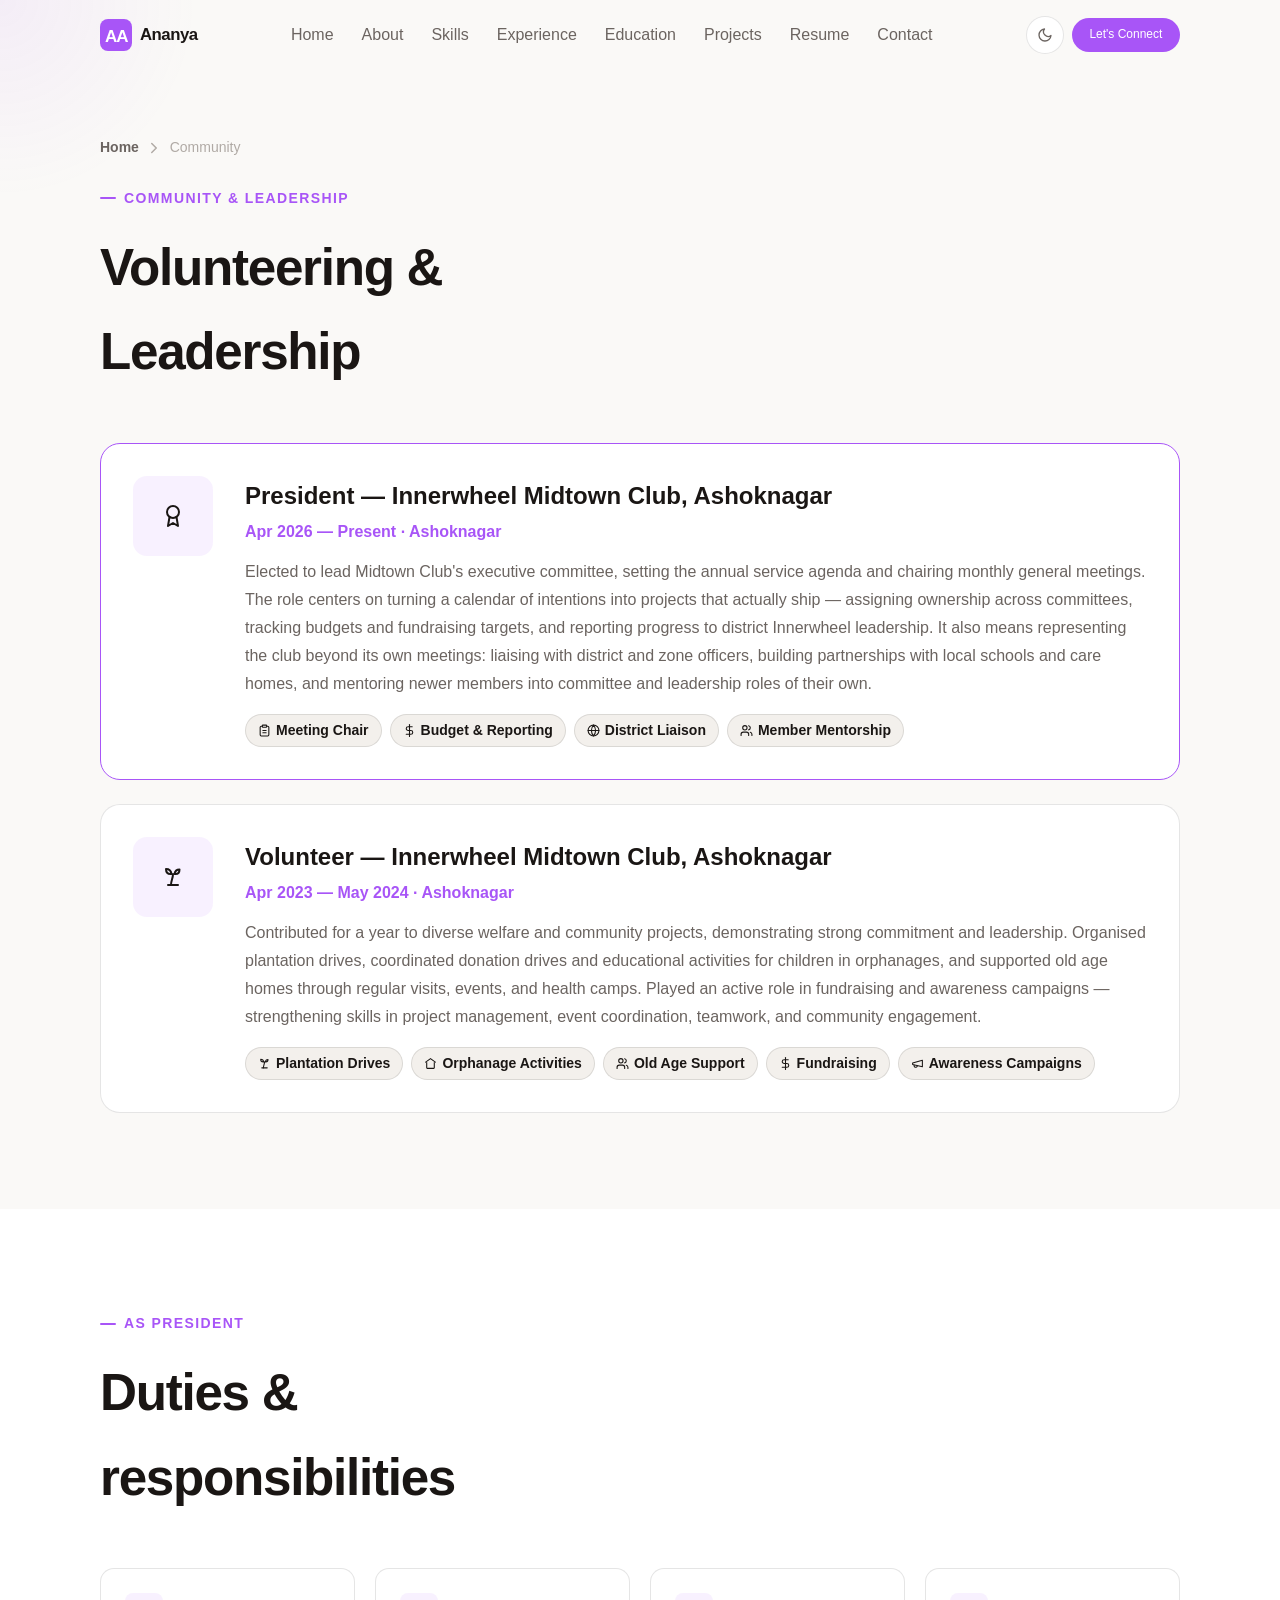
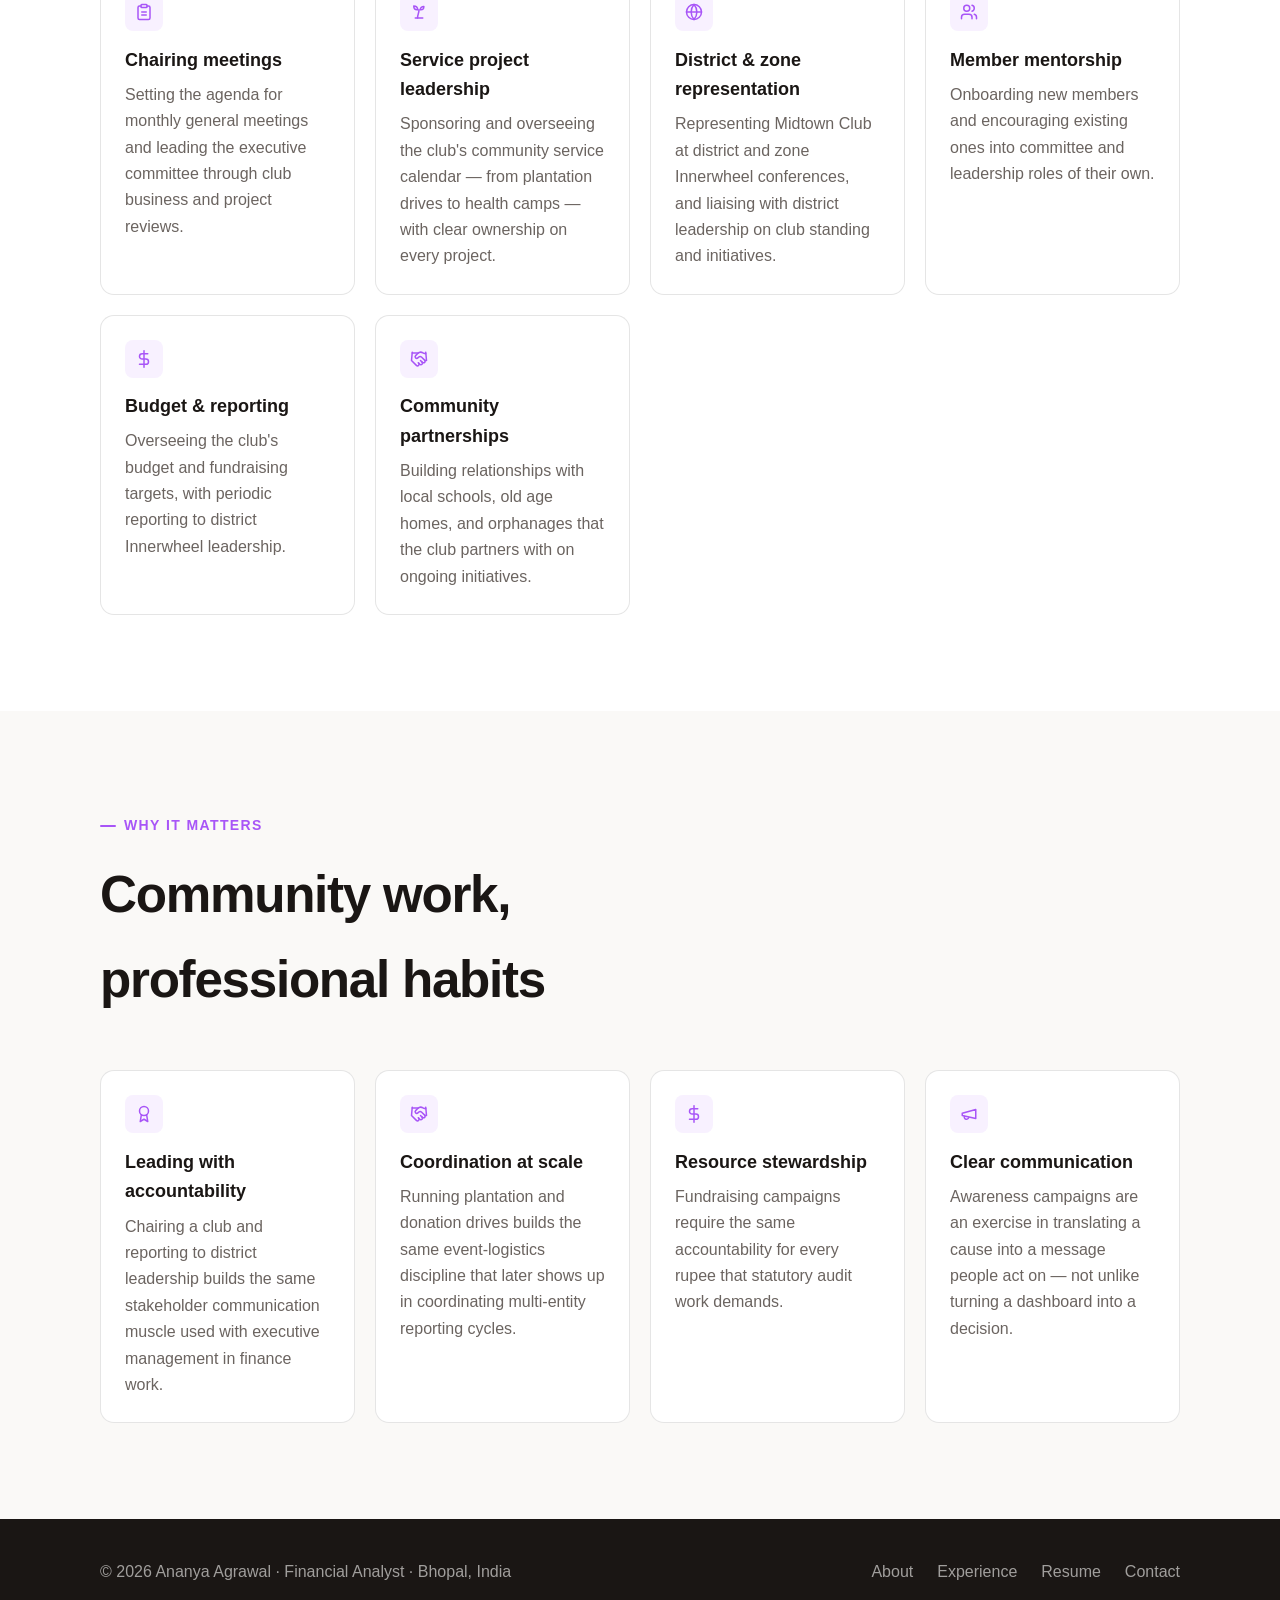
<file: volunteer.html>
<!DOCTYPE html>
<html lang="en" data-theme="light">
<head>
  <meta charset="UTF-8"/>
  <meta name="viewport" content="width=device-width, initial-scale=1.0"/>
  <title>Community & Leadership — Ananya Agrawal</title>
  <meta name="description" content="Ananya Agrawal — President, Innerwheel Midtown Club, Ashoknagar (since April 2026), and community volunteer."/>
  <link href="https://api.fontshare.com/v2/css?f[]=cabinet-grotesk@700,800,900&f[]=satoshi@300,400,500,700&display=swap" rel="stylesheet">
  <link href="https://unpkg.com/aos@2.3.4/dist/aos.css" rel="stylesheet">
  <link rel="stylesheet" href="styles.css">

</head>

<body>
<div class="cursor-glow" id="cursorGlow"></div>
<!-- NAV -->
<nav id="navbar" aria-label="Main navigation">
  <div class="wrap">
    <div class="nav-inner">
      <a href="index.html" class="nav-logo">
        <svg width="32" height="32" viewBox="0 0 32 32" fill="none" aria-label="AA Logo">
          <rect width="32" height="32" rx="8" fill="#A855F7"/>
          <text x="5" y="23" font-family="'Cabinet Grotesk',sans-serif" font-weight="900" font-size="17" fill="white" letter-spacing="-1">AA</text>
        </svg>
        Ananya
      </a>
      <ul class="nav-links">
        <li><a href="index.html">Home</a></li>
        <li><a href="about.html">About</a></li>
        <li><a href="skills.html">Skills</a></li>
        <li><a href="experience.html">Experience</a></li>
        <li><a href="education.html">Education</a></li>
        <li><a href="projects.html">Projects</a></li>
        <li><a href="resume.html">Resume</a></li>
        <li><a href="contact.html">Contact</a></li>
      </ul>
      <div class="nav-actions">
        <button class="btn-theme" data-theme-toggle aria-label="Toggle dark mode"></button>
        <a href="contact.html" class="btn-hire">Let's Connect</a>
        <button class="hamburger" id="hamburger" aria-label="Open menu" aria-expanded="false">
          <span></span><span></span><span></span>
        </button>
      </div>
    </div>
  </div>
</nav>

<div class="mobile-menu" id="mobileMenu">
  <a href="index.html">Home</a>
  <a href="about.html">About</a>
  <a href="skills.html">Skills</a>
  <a href="experience.html">Experience</a>
  <a href="education.html">Education</a>
  <a href="projects.html">Projects</a>
  <a href="volunteer.html" class="active">Community</a>
  <a href="resume.html">Resume</a>
  <a href="contact.html">Contact</a>
</div>

<section class="page-hero">
  <div class="wrap">
    <div class="breadcrumb"><a href="index.html">Home</a> <svg class="icon" width="18" height="18" viewBox="0 0 24 24" fill="none" stroke="currentColor" stroke-width="2" stroke-linecap="round" stroke-linejoin="round"><path d="m9 18 6-6-6-6"/></svg> <span>Community</span></div>
    <div class="sec-hdr" data-aos="fade-up" style="margin-bottom:0">
      <div class="sec-tag">Community & Leadership</div>
      <h2 class="sec-title">Volunteering &<br>Leadership</h2>
    </div>
  </div>
</section>

<section class="section-pad" style="padding-top:2rem">
  <div class="wrap">
    <div data-aos="fade-up" data-aos-delay="0">
      <div class="vol-card" style="border-color:var(--accent)">
        <div class="vol-icon"><svg class="icon" width="18" height="18" viewBox="0 0 24 24" fill="none" stroke="currentColor" stroke-width="2" stroke-linecap="round" stroke-linejoin="round"><circle cx="12" cy="8" r="6"/><path d="M15.477 12.89 17 22l-5-3-5 3 1.523-9.11"/></svg></div>
        <div>
          <div class="vol-title">President — Innerwheel Midtown Club, Ashoknagar</div>
          <div class="vol-org"><span class="bdot"></span> Apr 2026 — Present · Ashoknagar</div>
          <div class="vol-desc">
            Elected to lead Midtown Club's executive committee, setting the annual service agenda and chairing
            monthly general meetings. The role centers on turning a calendar of intentions into projects that
            actually ship — assigning ownership across committees, tracking budgets and fundraising targets,
            and reporting progress to district Innerwheel leadership. It also means representing the club
            beyond its own meetings: liaising with district and zone officers, building partnerships with
            local schools and care homes, and mentoring newer members into committee and leadership roles
            of their own.
          </div>
          <div class="chips" style="margin-top:1rem">
            <span class="chip"><svg class="icon" width="18" height="18" viewBox="0 0 24 24" fill="none" stroke="currentColor" stroke-width="2" stroke-linecap="round" stroke-linejoin="round"><rect x="8" y="2" width="8" height="4" rx="1"/><path d="M16 4h2a2 2 0 0 1 2 2v14a2 2 0 0 1-2 2H6a2 2 0 0 1-2-2V6a2 2 0 0 1 2-2h2"/><path d="M9 12h6"/><path d="M9 16h6"/></svg> Meeting Chair</span>
            <span class="chip"><svg class="icon" width="18" height="18" viewBox="0 0 24 24" fill="none" stroke="currentColor" stroke-width="2" stroke-linecap="round" stroke-linejoin="round"><line x1="12" y1="1" x2="12" y2="23"/><path d="M17 5H9.5a3.5 3.5 0 0 0 0 7h5a3.5 3.5 0 0 1 0 7H6"/></svg> Budget &amp; Reporting</span>
            <span class="chip"><svg class="icon" width="18" height="18" viewBox="0 0 24 24" fill="none" stroke="currentColor" stroke-width="2" stroke-linecap="round" stroke-linejoin="round"><circle cx="12" cy="12" r="10"/><path d="M2 12h20"/><path d="M12 2a15 15 0 0 1 0 20a15 15 0 0 1 0-20"/></svg> District Liaison</span>
            <span class="chip"><svg class="icon" width="18" height="18" viewBox="0 0 24 24" fill="none" stroke="currentColor" stroke-width="2" stroke-linecap="round" stroke-linejoin="round"><path d="M16 21v-2a4 4 0 0 0-4-4H6a4 4 0 0 0-4 4v2"/><circle cx="9" cy="7" r="4"/><path d="M22 21v-2a4 4 0 0 0-3-3.87"/><path d="M16 3.13a4 4 0 0 1 0 7.75"/></svg> Member Mentorship</span>
          </div>
        </div>
      </div>
    </div>

    <div data-aos="fade-up" data-aos-delay="100" style="margin-top:1.5rem">
      <div class="vol-card">
        <div class="vol-icon"><svg class="icon" width="18" height="18" viewBox="0 0 24 24" fill="none" stroke="currentColor" stroke-width="2" stroke-linecap="round" stroke-linejoin="round"><path d="M7 20h10"/><path d="M10 20c0-4.4 2-6.5 2-11"/><path d="M9.5 9C6.5 9 5 6.8 5 4c3.1 0 5 1.5 5.5 5"/><path d="M14.5 9c2.7 0 4-2 4-4.5-2.8 0-4.5 1.3-5 4.5"/></svg></div>
        <div>
          <div class="vol-title">Volunteer — Innerwheel Midtown Club, Ashoknagar</div>
          <div class="vol-org">Apr 2023 — May 2024 · Ashoknagar</div>
          <div class="vol-desc">
            Contributed for a year to diverse welfare and community projects, demonstrating strong commitment and leadership.
            Organised plantation drives, coordinated donation drives and educational activities for children in orphanages,
            and supported old age homes through regular visits, events, and health camps.
            Played an active role in fundraising and awareness campaigns — strengthening skills in
            project management, event coordination, teamwork, and community engagement.
          </div>
          <div class="chips" style="margin-top:1rem">
            <span class="chip"><svg class="icon" width="18" height="18" viewBox="0 0 24 24" fill="none" stroke="currentColor" stroke-width="2" stroke-linecap="round" stroke-linejoin="round"><path d="M7 20h10"/><path d="M10 20c0-4.4 2-6.5 2-11"/><path d="M9.5 9C6.5 9 5 6.8 5 4c3.1 0 5 1.5 5.5 5"/><path d="M14.5 9c2.7 0 4-2 4-4.5-2.8 0-4.5 1.3-5 4.5"/></svg> Plantation Drives</span>
            <span class="chip"><svg class="icon" width="18" height="18" viewBox="0 0 24 24" fill="none" stroke="currentColor" stroke-width="2" stroke-linecap="round" stroke-linejoin="round"><path d="M3 9.5 12 3l9 6.5"/><path d="M5 10v10a1 1 0 0 0 1 1h12a1 1 0 0 0 1-1V10"/></svg> Orphanage Activities</span>
            <span class="chip"><svg class="icon" width="18" height="18" viewBox="0 0 24 24" fill="none" stroke="currentColor" stroke-width="2" stroke-linecap="round" stroke-linejoin="round"><path d="M16 21v-2a4 4 0 0 0-4-4H6a4 4 0 0 0-4 4v2"/><circle cx="9" cy="7" r="4"/><path d="M22 21v-2a4 4 0 0 0-3-3.87"/><path d="M16 3.13a4 4 0 0 1 0 7.75"/></svg> Old Age Support</span>
            <span class="chip"><svg class="icon" width="18" height="18" viewBox="0 0 24 24" fill="none" stroke="currentColor" stroke-width="2" stroke-linecap="round" stroke-linejoin="round"><line x1="12" y1="1" x2="12" y2="23"/><path d="M17 5H9.5a3.5 3.5 0 0 0 0 7h5a3.5 3.5 0 0 1 0 7H6"/></svg> Fundraising</span>
            <span class="chip"><svg class="icon" width="18" height="18" viewBox="0 0 24 24" fill="none" stroke="currentColor" stroke-width="2" stroke-linecap="round" stroke-linejoin="round"><path d="m3 11 18-5v12L3 14v-3z"/><path d="M11.6 16.8a3 3 0 1 1-5.8-1.6"/></svg> Awareness Campaigns</span>
          </div>
        </div>
      </div>
    </div>
  </div>
</section>

<!-- DUTIES & RESPONSIBILITIES -->
<section class="section-pad" style="background:var(--surface)">
  <div class="wrap">
    <div class="sec-hdr" data-aos="fade-up">
      <div class="sec-tag">As President</div>
      <h2 class="sec-title">Duties &<br>responsibilities</h2>
    </div>
    <div class="value-grid">
      <div class="value-card" data-aos="fade-up" data-aos-delay="0">
        <div class="v-icon"><svg class="icon" width="18" height="18" viewBox="0 0 24 24" fill="none" stroke="currentColor" stroke-width="2" stroke-linecap="round" stroke-linejoin="round"><rect x="8" y="2" width="8" height="4" rx="1"/><path d="M16 4h2a2 2 0 0 1 2 2v14a2 2 0 0 1-2 2H6a2 2 0 0 1-2-2V6a2 2 0 0 1 2-2h2"/><path d="M9 12h6"/><path d="M9 16h6"/></svg></div>
        <h3>Chairing meetings</h3>
        <p>Setting the agenda for monthly general meetings and leading the executive committee through club business and project reviews.</p>
      </div>
      <div class="value-card" data-aos="fade-up" data-aos-delay="80">
        <div class="v-icon"><svg class="icon" width="18" height="18" viewBox="0 0 24 24" fill="none" stroke="currentColor" stroke-width="2" stroke-linecap="round" stroke-linejoin="round"><path d="M7 20h10"/><path d="M10 20c0-4.4 2-6.5 2-11"/><path d="M9.5 9C6.5 9 5 6.8 5 4c3.1 0 5 1.5 5.5 5"/><path d="M14.5 9c2.7 0 4-2 4-4.5-2.8 0-4.5 1.3-5 4.5"/></svg></div>
        <h3>Service project leadership</h3>
        <p>Sponsoring and overseeing the club's community service calendar — from plantation drives to health camps — with clear ownership on every project.</p>
      </div>
      <div class="value-card" data-aos="fade-up" data-aos-delay="160">
        <div class="v-icon"><svg class="icon" width="18" height="18" viewBox="0 0 24 24" fill="none" stroke="currentColor" stroke-width="2" stroke-linecap="round" stroke-linejoin="round"><circle cx="12" cy="12" r="10"/><path d="M2 12h20"/><path d="M12 2a15 15 0 0 1 0 20a15 15 0 0 1 0-20"/></svg></div>
        <h3>District & zone representation</h3>
        <p>Representing Midtown Club at district and zone Innerwheel conferences, and liaising with district leadership on club standing and initiatives.</p>
      </div>
      <div class="value-card" data-aos="fade-up" data-aos-delay="240">
        <div class="v-icon"><svg class="icon" width="18" height="18" viewBox="0 0 24 24" fill="none" stroke="currentColor" stroke-width="2" stroke-linecap="round" stroke-linejoin="round"><path d="M16 21v-2a4 4 0 0 0-4-4H6a4 4 0 0 0-4 4v2"/><circle cx="9" cy="7" r="4"/><path d="M22 21v-2a4 4 0 0 0-3-3.87"/><path d="M16 3.13a4 4 0 0 1 0 7.75"/></svg></div>
        <h3>Member mentorship</h3>
        <p>Onboarding new members and encouraging existing ones into committee and leadership roles of their own.</p>
      </div>
      <div class="value-card" data-aos="fade-up" data-aos-delay="320">
        <div class="v-icon"><svg class="icon" width="18" height="18" viewBox="0 0 24 24" fill="none" stroke="currentColor" stroke-width="2" stroke-linecap="round" stroke-linejoin="round"><line x1="12" y1="1" x2="12" y2="23"/><path d="M17 5H9.5a3.5 3.5 0 0 0 0 7h5a3.5 3.5 0 0 1 0 7H6"/></svg></div>
        <h3>Budget & reporting</h3>
        <p>Overseeing the club's budget and fundraising targets, with periodic reporting to district Innerwheel leadership.</p>
      </div>
      <div class="value-card" data-aos="fade-up" data-aos-delay="400">
        <div class="v-icon"><svg class="icon" width="18" height="18" viewBox="0 0 24 24" fill="none" stroke="currentColor" stroke-width="2" stroke-linecap="round" stroke-linejoin="round"><path d="m11 17 2 2a1 1 0 1 0 3-3"/><path d="m14 14 2.5 2.5a1 1 0 1 0 3-3l-3.88-3.88a3 3 0 0 0-4.24 0l-.88.88a1 1 0 1 1-3-3l2.81-2.81a5.79 5.79 0 0 1 7.06-.87l.42.25c.6.36 1.31.51 2.01.42L21 5"/><path d="m21 3 1 11h-2"/><path d="M3 3 2 14l6.5 6.5a1 1 0 1 0 3-3"/><path d="M3 4h8"/></svg></div>
        <h3>Community partnerships</h3>
        <p>Building relationships with local schools, old age homes, and orphanages that the club partners with on ongoing initiatives.</p>
      </div>
    </div>
  </div>
</section>

<!-- WHY IT MATTERS -->
<section class="section-pad">
  <div class="wrap">
    <div class="sec-hdr" data-aos="fade-up">
      <div class="sec-tag">Why It Matters</div>
      <h2 class="sec-title">Community work,<br>professional habits</h2>
    </div>
    <div class="value-grid">
      <div class="value-card" data-aos="fade-up" data-aos-delay="0">
        <div class="v-icon"><svg class="icon" width="18" height="18" viewBox="0 0 24 24" fill="none" stroke="currentColor" stroke-width="2" stroke-linecap="round" stroke-linejoin="round"><circle cx="12" cy="8" r="6"/><path d="M15.477 12.89 17 22l-5-3-5 3 1.523-9.11"/></svg></div>
        <h3>Leading with accountability</h3>
        <p>Chairing a club and reporting to district leadership builds the same stakeholder communication muscle used with executive management in finance work.</p>
      </div>
      <div class="value-card" data-aos="fade-up" data-aos-delay="80">
        <div class="v-icon"><svg class="icon" width="18" height="18" viewBox="0 0 24 24" fill="none" stroke="currentColor" stroke-width="2" stroke-linecap="round" stroke-linejoin="round"><path d="m11 17 2 2a1 1 0 1 0 3-3"/><path d="m14 14 2.5 2.5a1 1 0 1 0 3-3l-3.88-3.88a3 3 0 0 0-4.24 0l-.88.88a1 1 0 1 1-3-3l2.81-2.81a5.79 5.79 0 0 1 7.06-.87l.42.25c.6.36 1.31.51 2.01.42L21 5"/><path d="m21 3 1 11h-2"/><path d="M3 3 2 14l6.5 6.5a1 1 0 1 0 3-3"/><path d="M3 4h8"/></svg></div>
        <h3>Coordination at scale</h3>
        <p>Running plantation and donation drives builds the same event-logistics discipline that later shows up in coordinating multi-entity reporting cycles.</p>
      </div>
      <div class="value-card" data-aos="fade-up" data-aos-delay="160">
        <div class="v-icon"><svg class="icon" width="18" height="18" viewBox="0 0 24 24" fill="none" stroke="currentColor" stroke-width="2" stroke-linecap="round" stroke-linejoin="round"><line x1="12" y1="1" x2="12" y2="23"/><path d="M17 5H9.5a3.5 3.5 0 0 0 0 7h5a3.5 3.5 0 0 1 0 7H6"/></svg></div>
        <h3>Resource stewardship</h3>
        <p>Fundraising campaigns require the same accountability for every rupee that statutory audit work demands.</p>
      </div>
      <div class="value-card" data-aos="fade-up" data-aos-delay="240">
        <div class="v-icon"><svg class="icon" width="18" height="18" viewBox="0 0 24 24" fill="none" stroke="currentColor" stroke-width="2" stroke-linecap="round" stroke-linejoin="round"><path d="m3 11 18-5v12L3 14v-3z"/><path d="M11.6 16.8a3 3 0 1 1-5.8-1.6"/></svg></div>
        <h3>Clear communication</h3>
        <p>Awareness campaigns are an exercise in translating a cause into a message people act on — not unlike turning a dashboard into a decision.</p>
      </div>
    </div>
  </div>
</section>
<!-- FOOTER -->
<footer>
  <div class="wrap">
    <div class="foot-inner">
      <div class="foot-copy">© 2026 Ananya Agrawal · Financial Analyst · Bhopal, India</div>
      <div class="foot-links">
        <a href="about.html">About</a>
        <a href="experience.html">Experience</a>
        <a href="resume.html">Resume</a>
        <a href="contact.html">Contact</a>
      </div>
    </div>
  </div>
</footer>

<!-- SCRIPTS -->

<script src="https://unpkg.com/aos@2.3.4/dist/aos.js"></script>
<script>
// ─── THEME ───
(function(){
  const t=document.querySelector('[data-theme-toggle]'),r=document.documentElement;
  const MOON='<svg width="16" height="16" viewBox="0 0 24 24" fill="none" stroke="currentColor" stroke-width="2" stroke-linecap="round" stroke-linejoin="round"><path d="M21 12.79A9 9 0 1 1 11.21 3 7 7 0 0 0 21 12.79Z"/></svg>';
  const SUN='<svg width="16" height="16" viewBox="0 0 24 24" fill="none" stroke="currentColor" stroke-width="2" stroke-linecap="round" stroke-linejoin="round"><circle cx="12" cy="12" r="5"/><path d="M12 1v2"/><path d="M12 21v2"/><path d="m4.22 4.22 1.42 1.42"/><path d="m18.36 18.36 1.42 1.42"/><path d="M1 12h2"/><path d="M21 12h2"/><path d="m4.22 19.78 1.42-1.42"/><path d="m18.36 5.64 1.42-1.42"/></svg>';
  let d=localStorage.getItem('aa-theme')||(matchMedia('(prefers-color-scheme:dark)').matches?'dark':'light');
  r.setAttribute('data-theme',d);
  function upd(){if(!t)return;t.innerHTML=d==='dark'?SUN:MOON;t.setAttribute('aria-label','Switch to '+(d==='dark'?'light':'dark')+' mode')}
  upd();
  if(t)t.addEventListener('click',()=>{d=d==='dark'?'light':'dark';r.setAttribute('data-theme',d);localStorage.setItem('aa-theme',d);upd()});
})();

// ─── NAV SCROLL ───
const navbar=document.getElementById('navbar');
window.addEventListener('scroll',()=>navbar.classList.toggle('scrolled',window.scrollY>60));

// ─── HAMBURGER ───
const ham=document.getElementById('hamburger'),mm=document.getElementById('mobileMenu');
ham.addEventListener('click',()=>{ham.classList.toggle('open');mm.classList.toggle('open');ham.setAttribute('aria-expanded',mm.classList.contains('open'))});
document.querySelectorAll('.mobile-menu a').forEach(a=>a.addEventListener('click',()=>{ham.classList.remove('open');mm.classList.remove('open')}));

// ─── CURSOR GLOW ───
const glow=document.getElementById('cursorGlow');
document.addEventListener('mousemove',e=>{glow.style.left=e.clientX+'px';glow.style.top=e.clientY+'px'});

// ─── AOS ───
AOS.init({once:true,duration:700,easing:'ease-out-cubic',offset:60});


</script>
</body>
</html>
</file>
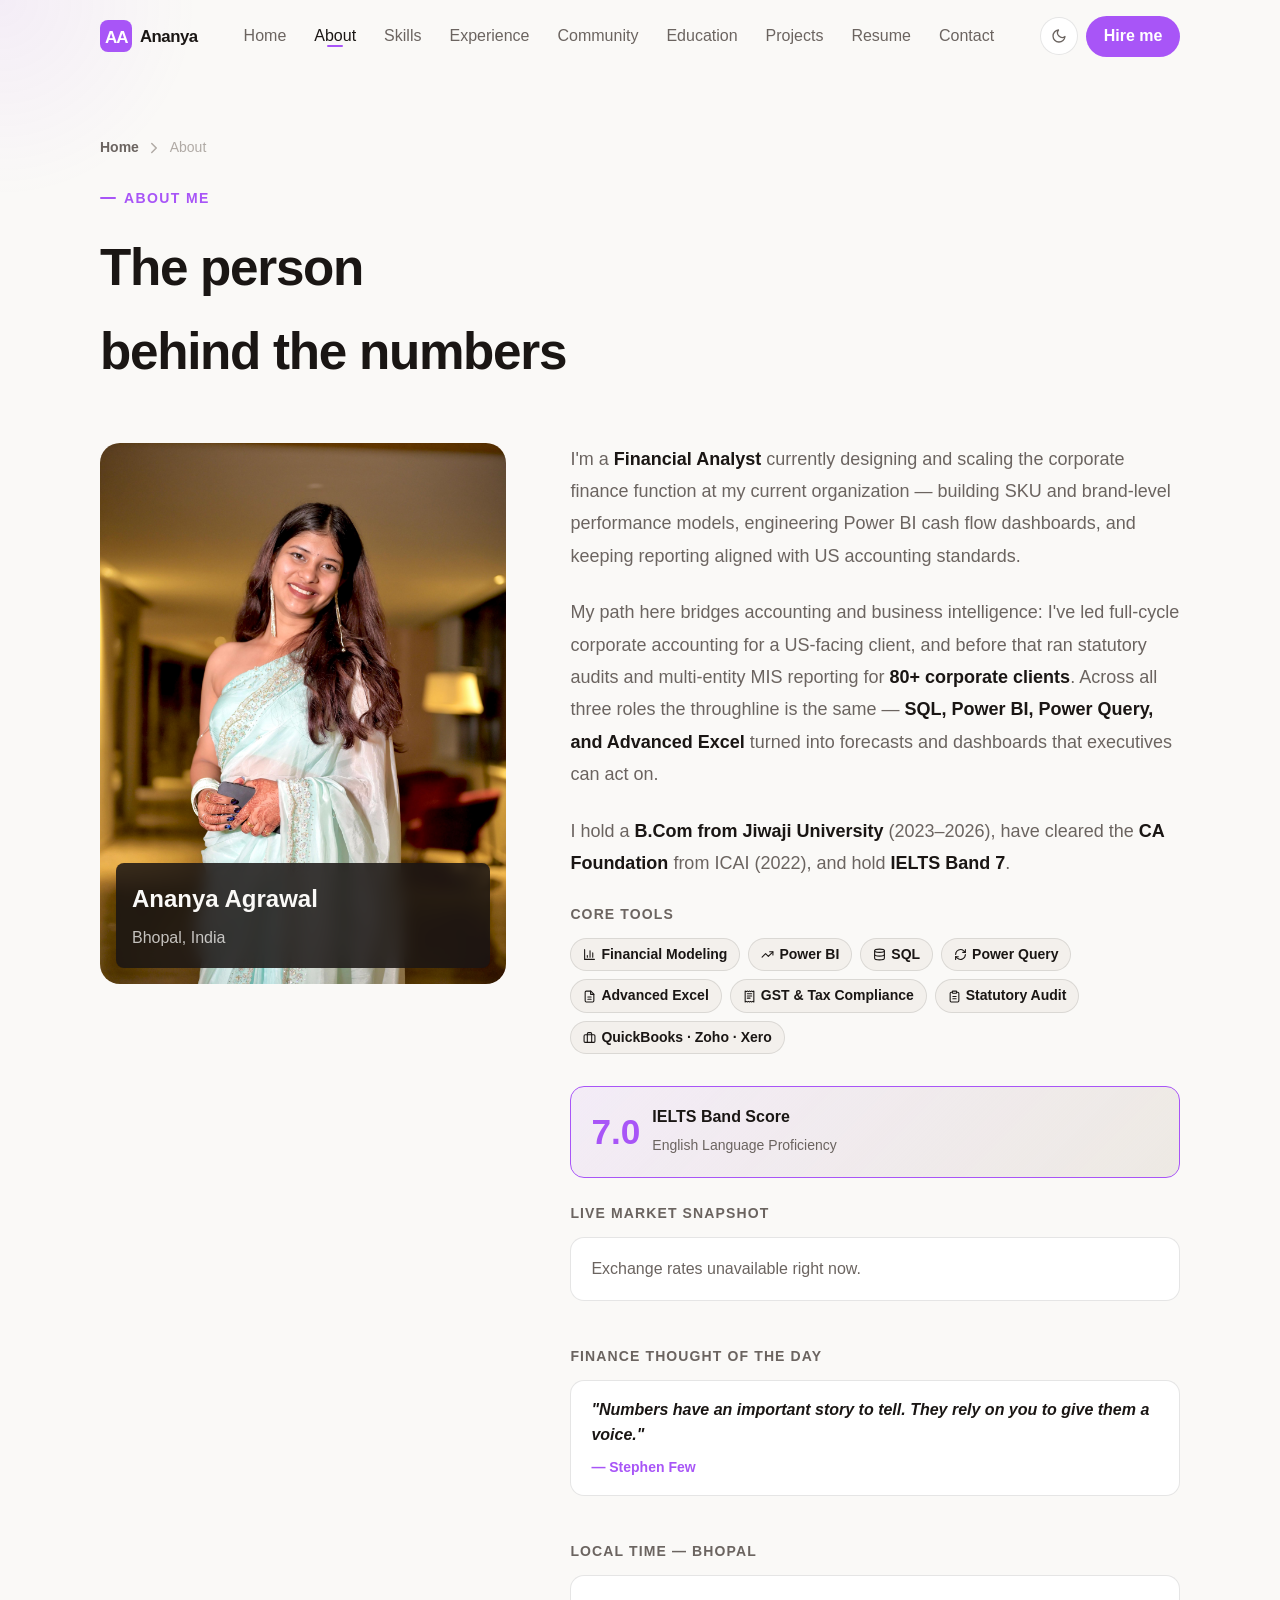
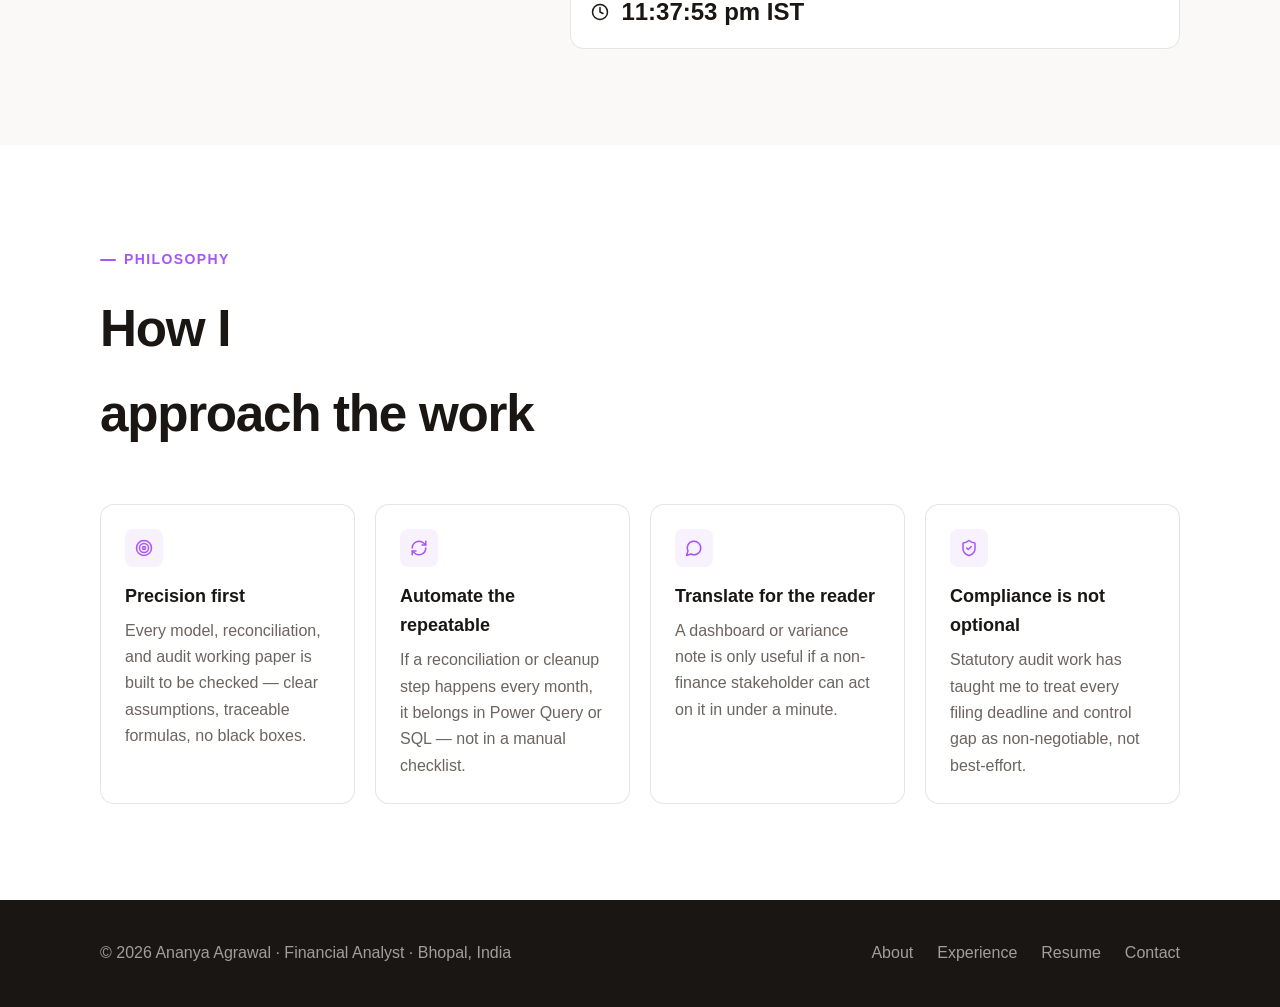
<file: 6/about.html>
<!DOCTYPE html>
<html lang="en" data-theme="light">
<head>
  <meta charset="UTF-8"/>
  <meta name="viewport" content="width=device-width, initial-scale=1.0"/>
  <title>About — Ananya Agrawal</title>
  <meta name="description" content="About Ananya Agrawal — Financial Analyst background, approach, and core tools."/>
  <link href="https://api.fontshare.com/v2/css?f[]=cabinet-grotesk@700,800,900&f[]=satoshi@300,400,500,700&display=swap" rel="stylesheet">
  <link href="https://unpkg.com/aos@2.3.4/dist/aos.css" rel="stylesheet">
  <link rel="stylesheet" href="styles.css">

</head>

<body>
<div class="cursor-glow" id="cursorGlow"></div>
<!-- NAV -->
<nav id="navbar" aria-label="Main navigation">
  <div class="wrap">
    <div class="nav-inner">
      <a href="index.html" class="nav-logo">
        <svg width="32" height="32" viewBox="0 0 32 32" fill="none" aria-label="AA Logo">
          <rect width="32" height="32" rx="8" fill="#A855F7"/>
          <text x="5" y="23" font-family="'Cabinet Grotesk',sans-serif" font-weight="900" font-size="17" fill="white" letter-spacing="-1">AA</text>
        </svg>
        Ananya
      </a>
      <ul class="nav-links">
        <li><a href="index.html">Home</a></li>
        <li><a href="about.html" class="active">About</a></li>
        <li><a href="skills.html">Skills</a></li>
        <li><a href="experience.html">Experience</a></li>
        <li><a href="volunteer.html">Community</a></li>
        <li><a href="education.html">Education</a></li>
        <li><a href="projects.html">Projects</a></li>
        <li><a href="resume.html">Resume</a></li>
        <li><a href="contact.html">Contact</a></li>
      </ul>
      <div class="nav-actions">
        <button class="btn-theme" data-theme-toggle aria-label="Toggle dark mode"></button>
        <a href="contact.html" class="btn-hire">Hire me</a>
        <button class="hamburger" id="hamburger" aria-label="Open menu" aria-expanded="false">
          <span></span><span></span><span></span>
        </button>
      </div>
    </div>
  </div>
</nav>

<div class="mobile-menu" id="mobileMenu">
  <a href="index.html">Home</a>
  <a href="about.html" class="active">About</a>
  <a href="skills.html">Skills</a>
  <a href="experience.html">Experience</a>
  <a href="education.html">Education</a>
  <a href="projects.html">Projects</a>
  <a href="volunteer.html">Community</a>
  <a href="resume.html">Resume</a>
  <a href="contact.html">Contact</a>
</div>

<section class="page-hero">
  <div class="wrap">
    <div class="breadcrumb"><a href="index.html">Home</a> <svg class="icon" width="18" height="18" viewBox="0 0 24 24" fill="none" stroke="currentColor" stroke-width="2" stroke-linecap="round" stroke-linejoin="round"><path d="m9 18 6-6-6-6"/></svg> <span>About</span></div>
    <div class="sec-hdr" data-aos="fade-up" style="margin-bottom:0">
      <div class="sec-tag">About me</div>
      <h2 class="sec-title">The person<br>behind the numbers</h2>
    </div>
  </div>
</section>

<section class="section-pad" style="padding-top:2rem">
  <div class="wrap">
    <div class="about-grid">
      <div data-aos="fade-right" data-aos-delay="100">
        <div class="about-photo-wrap">
          <img class="about-photo"
               src="profile.jpeg"
               alt="Ananya Agrawal" width="480" height="640" loading="lazy">
          <div class="photo-caption">
            <strong>Ananya Agrawal</strong>
            <span>Bhopal, India</span>
          </div>
        </div>
      </div>
      <div class="about-text" data-aos="fade-left" data-aos-delay="200">
        <p>I'm a <strong>Financial Analyst</strong> currently designing and scaling the corporate finance
        function at my current organization — building SKU and brand-level performance models,
        engineering Power BI cash flow dashboards, and keeping reporting aligned with US accounting standards.</p>

        <p>My path here bridges accounting and business intelligence: I've led full-cycle corporate
        accounting for a US-facing client, and before that ran statutory
        audits and multi-entity MIS reporting for <strong>80+ corporate clients</strong>. Across all three roles the throughline is the same —
        <strong>SQL, Power BI, Power Query, and Advanced Excel</strong> turned into forecasts and dashboards
        that executives can act on.</p>

        <p>I hold a <strong>B.Com from Jiwaji University</strong> (2023–2026), have cleared the
        <strong>CA Foundation</strong> from ICAI (2022), and hold <strong>IELTS Band 7</strong>.</p>

        <div>
          <div style="font-size:var(--t-xs);font-weight:600;letter-spacing:.08em;text-transform:uppercase;color:var(--muted);margin-bottom:.75rem">Core Tools</div>
          <div class="chips">
            <span class="chip"><svg class="icon" width="18" height="18" viewBox="0 0 24 24" fill="none" stroke="currentColor" stroke-width="2" stroke-linecap="round" stroke-linejoin="round"><path d="M3 3v18h18"/><path d="M18 17V9"/><path d="M13 17V5"/><path d="M8 17v-3"/></svg> Financial Modeling</span>
            <span class="chip"><svg class="icon" width="18" height="18" viewBox="0 0 24 24" fill="none" stroke="currentColor" stroke-width="2" stroke-linecap="round" stroke-linejoin="round"><polyline points="22 7 13.5 15.5 8.5 10.5 2 17"/><polyline points="16 7 22 7 22 13"/></svg> Power BI</span>
            <span class="chip"><svg class="icon" width="18" height="18" viewBox="0 0 24 24" fill="none" stroke="currentColor" stroke-width="2" stroke-linecap="round" stroke-linejoin="round"><ellipse cx="12" cy="5" rx="9" ry="3"/><path d="M3 5v14a9 3 0 0 0 18 0V5"/><path d="M3 12a9 3 0 0 0 18 0"/></svg> SQL</span>
            <span class="chip"><svg class="icon" width="18" height="18" viewBox="0 0 24 24" fill="none" stroke="currentColor" stroke-width="2" stroke-linecap="round" stroke-linejoin="round"><path d="M3 12a9 9 0 0 1 15-6.7L21 8"/><path d="M21 3v5h-5"/><path d="M21 12a9 9 0 0 1-15 6.7L3 16"/><path d="M8 16H3v5"/></svg> Power Query</span>
            <span class="chip"><svg class="icon" width="18" height="18" viewBox="0 0 24 24" fill="none" stroke="currentColor" stroke-width="2" stroke-linecap="round" stroke-linejoin="round"><path d="M14.5 2H6a2 2 0 0 0-2 2v16a2 2 0 0 0 2 2h12a2 2 0 0 0 2-2V7.5z"/><path d="M14 2v6h6"/><path d="M9 13h6"/><path d="M9 17h6"/></svg> Advanced Excel</span>
            <span class="chip"><svg class="icon" width="18" height="18" viewBox="0 0 24 24" fill="none" stroke="currentColor" stroke-width="2" stroke-linecap="round" stroke-linejoin="round"><path d="M4 2v20l2-1 2 1 2-1 2 1 2-1 2 1 2-1 2 1V2l-2 1-2-1-2 1-2-1-2 1-2-1-2 1Z"/><path d="M8 7h8"/><path d="M8 11h8"/><path d="M8 15h5"/></svg> GST &amp; Tax Compliance</span>
            <span class="chip"><svg class="icon" width="18" height="18" viewBox="0 0 24 24" fill="none" stroke="currentColor" stroke-width="2" stroke-linecap="round" stroke-linejoin="round"><rect x="8" y="2" width="8" height="4" rx="1"/><path d="M16 4h2a2 2 0 0 1 2 2v14a2 2 0 0 1-2 2H6a2 2 0 0 1-2-2V6a2 2 0 0 1 2-2h2"/><path d="M9 12h6"/><path d="M9 16h6"/></svg> Statutory Audit</span>
            <span class="chip"><svg class="icon" width="18" height="18" viewBox="0 0 24 24" fill="none" stroke="currentColor" stroke-width="2" stroke-linecap="round" stroke-linejoin="round"><rect x="2" y="7" width="20" height="14" rx="2"/><path d="M16 21V5a2 2 0 0 0-2-2h-4a2 2 0 0 0-2 2v16"/></svg> QuickBooks · Zoho · Xero</span>
          </div>
        </div>

        <div class="ielts-badge">
          <div class="ielts-num">7.0</div>
          <div class="ielts-info">
            <strong>IELTS Band Score</strong>
            <span>English Language Proficiency</span>
          </div>
        </div>

        <!-- Live Widgets -->
        <div>
          <div style="font-size:var(--t-xs);font-weight:600;letter-spacing:.08em;text-transform:uppercase;color:var(--muted);margin-bottom:.75rem">Live Market Snapshot</div>
          <div class="fx-card" id="fxWidget">
            <div class="loader"><div class="spin"></div> Fetching exchange rates…</div>
          </div>
        </div>

        <div>
          <div style="font-size:var(--t-xs);font-weight:600;letter-spacing:.08em;text-transform:uppercase;color:var(--muted);margin:1.25rem 0 .75rem">Finance Thought of the Day</div>
          <div class="quote-card" id="quoteWidget">
            <div class="loader"><div class="spin"></div> Loading quote…</div>
          </div>
        </div>

        <div>
          <div style="font-size:var(--t-xs);font-weight:600;letter-spacing:.08em;text-transform:uppercase;color:var(--muted);margin:1.25rem 0 .75rem">Local Time — Bhopal</div>
          <div class="fx-card" id="clockWidget" style="display:flex;align-items:center;gap:.75rem">
            <svg class="icon" width="18" height="18" viewBox="0 0 24 24" fill="none" stroke="currentColor" stroke-width="2" stroke-linecap="round" stroke-linejoin="round"><circle cx="12" cy="12" r="10"/><polyline points="12 6 12 12 16 14"/></svg><span id="clockText" style="font-family:var(--font-d);font-weight:800;font-size:var(--t-lg)"></span>
          </div>
        </div>
      </div>
    </div>
  </div>
</section>

<!-- HOW I WORK -->
<section class="section-pad" style="background:var(--surface)">
  <div class="wrap">
    <div class="sec-hdr" data-aos="fade-up">
      <div class="sec-tag">Philosophy</div>
      <h2 class="sec-title">How I<br>approach the work</h2>
    </div>
    <div class="value-grid">
      <div class="value-card" data-aos="fade-up" data-aos-delay="0">
        <div class="v-icon"><svg class="icon" width="18" height="18" viewBox="0 0 24 24" fill="none" stroke="currentColor" stroke-width="2" stroke-linecap="round" stroke-linejoin="round"><circle cx="12" cy="12" r="10"/><circle cx="12" cy="12" r="6"/><circle cx="12" cy="12" r="2"/></svg></div>
        <h3>Precision first</h3>
        <p>Every model, reconciliation, and audit working paper is built to be checked — clear assumptions, traceable formulas, no black boxes.</p>
      </div>
      <div class="value-card" data-aos="fade-up" data-aos-delay="80">
        <div class="v-icon"><svg class="icon" width="18" height="18" viewBox="0 0 24 24" fill="none" stroke="currentColor" stroke-width="2" stroke-linecap="round" stroke-linejoin="round"><path d="M3 12a9 9 0 0 1 15-6.7L21 8"/><path d="M21 3v5h-5"/><path d="M21 12a9 9 0 0 1-15 6.7L3 16"/><path d="M8 16H3v5"/></svg></div>
        <h3>Automate the repeatable</h3>
        <p>If a reconciliation or cleanup step happens every month, it belongs in Power Query or SQL — not in a manual checklist.</p>
      </div>
      <div class="value-card" data-aos="fade-up" data-aos-delay="160">
        <div class="v-icon"><svg class="icon" width="18" height="18" viewBox="0 0 24 24" fill="none" stroke="currentColor" stroke-width="2" stroke-linecap="round" stroke-linejoin="round"><path d="M7.9 20A9 9 0 1 0 4 16.1L2 22Z"/></svg></div>
        <h3>Translate for the reader</h3>
        <p>A dashboard or variance note is only useful if a non-finance stakeholder can act on it in under a minute.</p>
      </div>
      <div class="value-card" data-aos="fade-up" data-aos-delay="240">
        <div class="v-icon"><svg class="icon" width="18" height="18" viewBox="0 0 24 24" fill="none" stroke="currentColor" stroke-width="2" stroke-linecap="round" stroke-linejoin="round"><path d="M20 13c0 5-3.5 7.5-7.66 8.95a1 1 0 0 1-.67-.01C7.5 20.5 4 18 4 13V6a1 1 0 0 1 1-1c2 0 4.5-1.2 6.24-2.72a1.17 1.17 0 0 1 1.52 0C14.51 3.81 17 5 19 5a1 1 0 0 1 1 1z"/><path d="m9 12 2 2 4-4"/></svg></div>
        <h3>Compliance is not optional</h3>
        <p>Statutory audit work has taught me to treat every filing deadline and control gap as non-negotiable, not best-effort.</p>
      </div>
    </div>
  </div>
</section>
<!-- FOOTER -->
<footer>
  <div class="wrap">
    <div class="foot-inner">
      <div class="foot-copy">© 2026 Ananya Agrawal · Financial Analyst · Bhopal, India</div>
      <div class="foot-links">
        <a href="about.html">About</a>
        <a href="experience.html">Experience</a>
        <a href="resume.html">Resume</a>
        <a href="contact.html">Contact</a>
      </div>
    </div>
  </div>
</footer>

<!-- SCRIPTS -->

<script src="https://unpkg.com/aos@2.3.4/dist/aos.js"></script>
<script>
// ─── THEME ───
(function(){
  const t=document.querySelector('[data-theme-toggle]'),r=document.documentElement;
  const MOON='<svg width="16" height="16" viewBox="0 0 24 24" fill="none" stroke="currentColor" stroke-width="2" stroke-linecap="round" stroke-linejoin="round"><path d="M21 12.79A9 9 0 1 1 11.21 3 7 7 0 0 0 21 12.79Z"/></svg>';
  const SUN='<svg width="16" height="16" viewBox="0 0 24 24" fill="none" stroke="currentColor" stroke-width="2" stroke-linecap="round" stroke-linejoin="round"><circle cx="12" cy="12" r="5"/><path d="M12 1v2"/><path d="M12 21v2"/><path d="m4.22 4.22 1.42 1.42"/><path d="m18.36 18.36 1.42 1.42"/><path d="M1 12h2"/><path d="M21 12h2"/><path d="m4.22 19.78 1.42-1.42"/><path d="m18.36 5.64 1.42-1.42"/></svg>';
  let d=localStorage.getItem('aa-theme')||(matchMedia('(prefers-color-scheme:dark)').matches?'dark':'light');
  r.setAttribute('data-theme',d);
  function upd(){if(!t)return;t.innerHTML=d==='dark'?SUN:MOON;t.setAttribute('aria-label','Switch to '+(d==='dark'?'light':'dark')+' mode')}
  upd();
  if(t)t.addEventListener('click',()=>{d=d==='dark'?'light':'dark';r.setAttribute('data-theme',d);localStorage.setItem('aa-theme',d);upd()});
})();

// ─── NAV SCROLL ───
const navbar=document.getElementById('navbar');
window.addEventListener('scroll',()=>navbar.classList.toggle('scrolled',window.scrollY>60));

// ─── HAMBURGER ───
const ham=document.getElementById('hamburger'),mm=document.getElementById('mobileMenu');
ham.addEventListener('click',()=>{ham.classList.toggle('open');mm.classList.toggle('open');ham.setAttribute('aria-expanded',mm.classList.contains('open'))});
document.querySelectorAll('.mobile-menu a').forEach(a=>a.addEventListener('click',()=>{ham.classList.remove('open');mm.classList.remove('open')}));

// ─── CURSOR GLOW ───
const glow=document.getElementById('cursorGlow');
document.addEventListener('mousemove',e=>{glow.style.left=e.clientX+'px';glow.style.top=e.clientY+'px'});

// ─── AOS ───
AOS.init({once:true,duration:700,easing:'ease-out-cubic',offset:60});


// ─── LIVE FX RATES (exchangerate-api — no API key) ───
async function loadFx(){
  const el=document.getElementById('fxWidget');
  if(!el)return;
  try{
    const r=await fetch('https://api.exchangerate-api.com/v4/latest/USD');
    const d=await r.json();
    const inr=d.rates.INR, eur=d.rates.EUR, gbp=d.rates.GBP;
    const eurInr=inr/eur, gbpInr=inr/gbp;
    el.innerHTML=`
      <div class="fx-row"><span class="fx-pair">USD → INR</span><span class="fx-val">₹${inr.toFixed(2)}</span></div>
      <div class="fx-row"><span class="fx-pair">EUR → INR</span><span class="fx-val">₹${eurInr.toFixed(2)}</span></div>
      <div class="fx-row"><span class="fx-pair">GBP → INR</span><span class="fx-val">₹${gbpInr.toFixed(2)}</span></div>
      <div class="fx-updated">Live rates · updated ${new Date(d.date).toLocaleDateString('en-IN',{day:'numeric',month:'short',year:'numeric'})}</div>`;
  }catch{
    el.innerHTML='<span style="color:var(--muted);font-size:var(--t-sm)">Exchange rates unavailable right now.</span>';
  }
}
loadFx();

// ─── FINANCE QUOTE (Quotable — no API key) ───
async function loadQuote(){
  const el=document.getElementById('quoteWidget');
  if(!el)return;
  try{
    const r=await fetch('https://api.quotable.io/quotes/random?tags=business|success|wisdom&maxLength=140');
    const d=await r.json();
    const q=d[0];
    el.innerHTML=`<blockquote class="quote-text">"${q.content}"</blockquote><cite class="quote-author">— ${q.author}</cite>`;
  }catch{
    el.innerHTML='<blockquote class="quote-text">"Numbers have an important story to tell. They rely on you to give them a voice."</blockquote><cite class="quote-author">— Stephen Few</cite>';
  }
}
loadQuote();

// ─── LOCAL CLOCK (Bhopal, IST) ───
function tickClock(){
  const el=document.getElementById('clockText');
  if(!el)return;
  const now=new Date().toLocaleTimeString('en-IN',{timeZone:'Asia/Kolkata',hour:'2-digit',minute:'2-digit',second:'2-digit'});
  el.textContent=now+' IST';
}
tickClock();
setInterval(tickClock,1000);

</script>
</body>
</html>
</file>
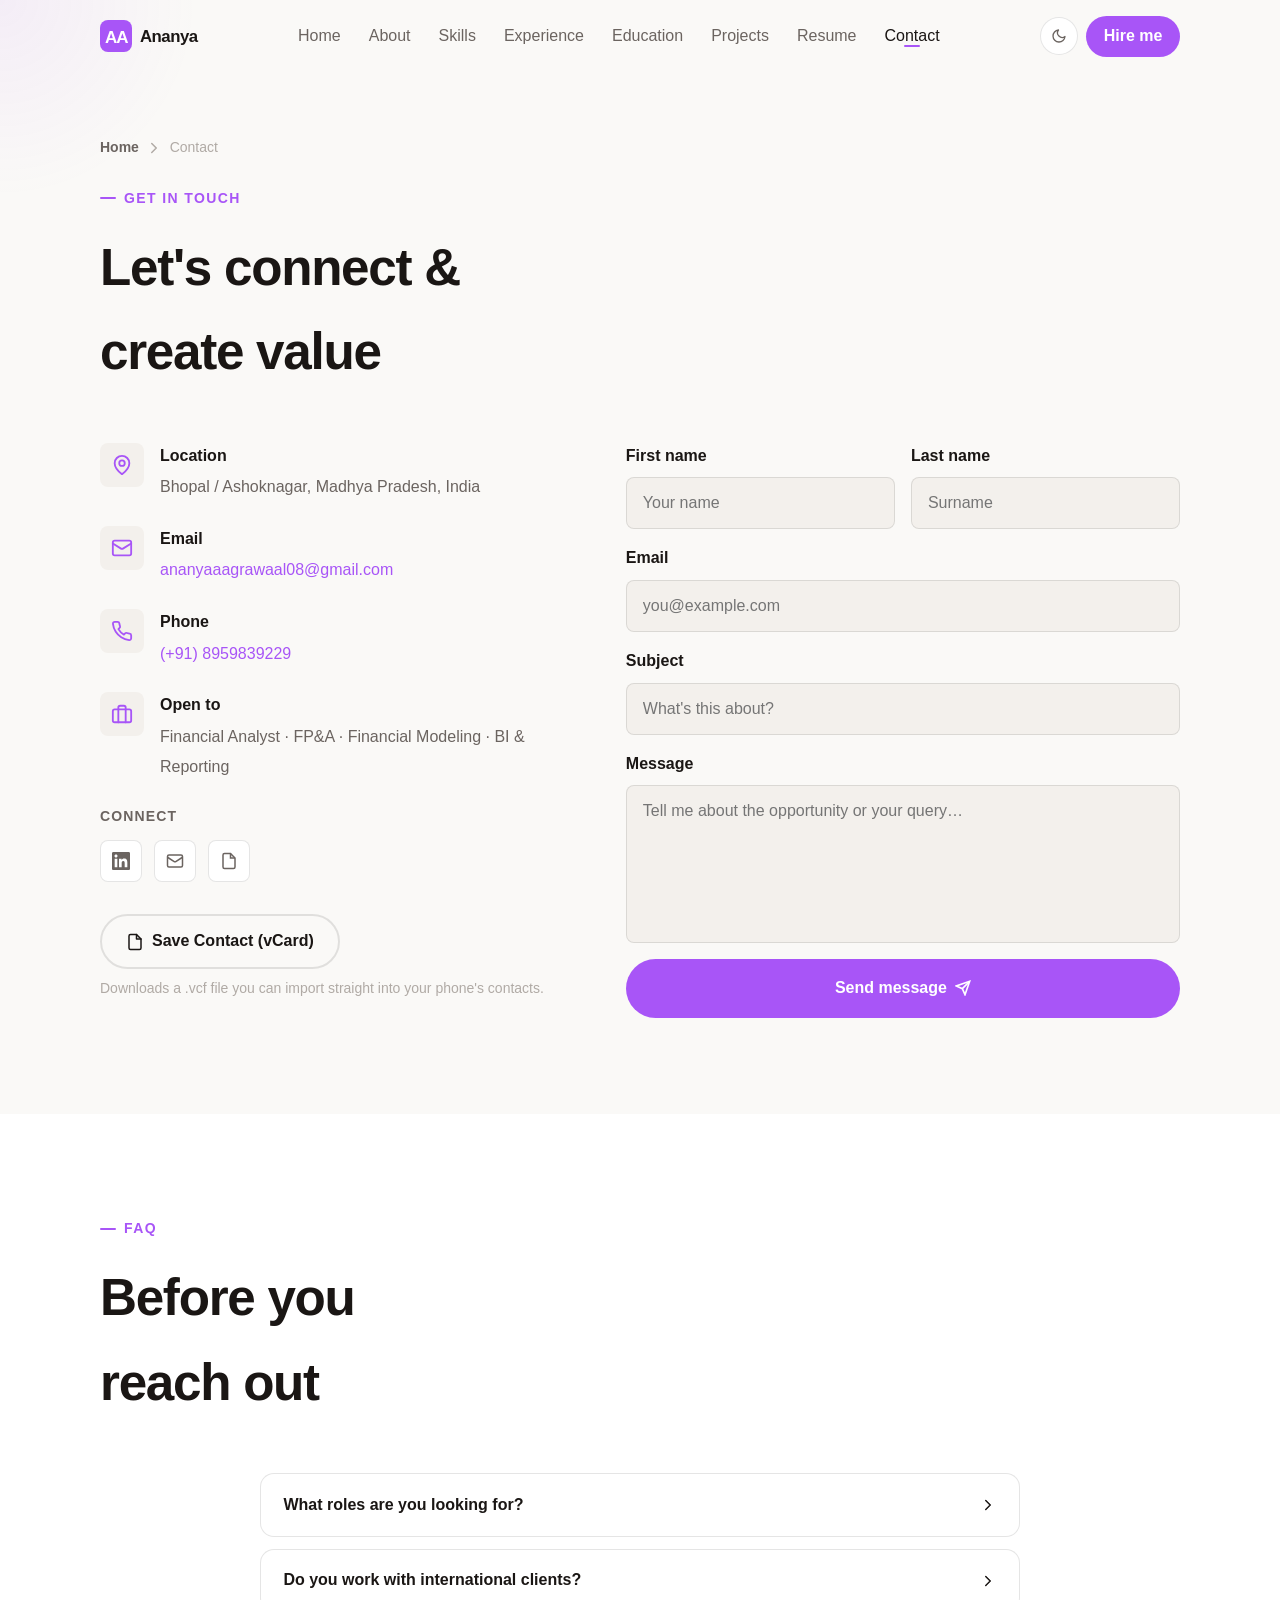
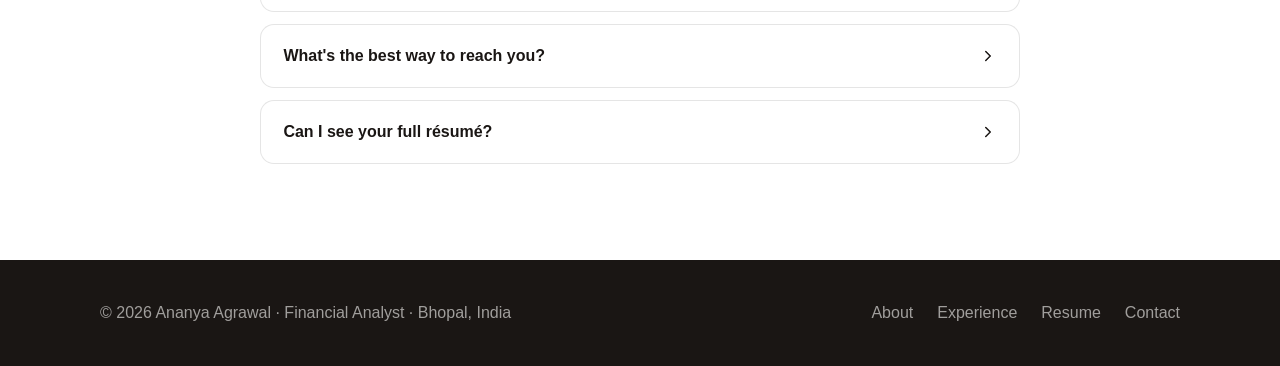
<file: 6/contact.html>
<!DOCTYPE html>
<html lang="en" data-theme="light">
<head>
  <meta charset="UTF-8"/>
  <meta name="viewport" content="width=device-width, initial-scale=1.0"/>
  <title>Contact — Ananya Agrawal</title>
  <meta name="description" content="Get in touch with Ananya Agrawal — Financial Analyst open to FP&A, financial modeling, and BI & reporting roles."/>
  <link href="https://api.fontshare.com/v2/css?f[]=cabinet-grotesk@700,800,900&f[]=satoshi@300,400,500,700&display=swap" rel="stylesheet">
  <link href="https://unpkg.com/aos@2.3.4/dist/aos.css" rel="stylesheet">
  <link rel="stylesheet" href="styles.css">

</head>

<body>
<div class="cursor-glow" id="cursorGlow"></div>
<!-- NAV -->
<nav id="navbar" aria-label="Main navigation">
  <div class="wrap">
    <div class="nav-inner">
      <a href="index.html" class="nav-logo">
        <svg width="32" height="32" viewBox="0 0 32 32" fill="none" aria-label="AA Logo">
          <rect width="32" height="32" rx="8" fill="#A855F7"/>
          <text x="5" y="23" font-family="'Cabinet Grotesk',sans-serif" font-weight="900" font-size="17" fill="white" letter-spacing="-1">AA</text>
        </svg>
        Ananya
      </a>
      <ul class="nav-links">
        <li><a href="index.html">Home</a></li>
        <li><a href="about.html">About</a></li>
        <li><a href="skills.html">Skills</a></li>
        <li><a href="experience.html">Experience</a></li>
        <li><a href="education.html">Education</a></li>
        <li><a href="projects.html">Projects</a></li>
        <li><a href="resume.html">Resume</a></li>
        <li><a href="contact.html" class="active">Contact</a></li>
      </ul>
      <div class="nav-actions">
        <button class="btn-theme" data-theme-toggle aria-label="Toggle dark mode"></button>
        <a href="contact.html" class="btn-hire">Hire me</a>
        <button class="hamburger" id="hamburger" aria-label="Open menu" aria-expanded="false">
          <span></span><span></span><span></span>
        </button>
      </div>
    </div>
  </div>
</nav>

<div class="mobile-menu" id="mobileMenu">
  <a href="index.html">Home</a>
  <a href="about.html">About</a>
  <a href="skills.html">Skills</a>
  <a href="experience.html">Experience</a>
  <a href="education.html">Education</a>
  <a href="projects.html">Projects</a>
  <a href="volunteer.html">Community</a>
  <a href="resume.html">Resume</a>
  <a href="contact.html" class="active">Contact</a>
</div>

<section class="page-hero">
  <div class="wrap">
    <div class="breadcrumb"><a href="index.html">Home</a> <svg class="icon" width="18" height="18" viewBox="0 0 24 24" fill="none" stroke="currentColor" stroke-width="2" stroke-linecap="round" stroke-linejoin="round"><path d="m9 18 6-6-6-6"/></svg> <span>Contact</span></div>
    <div class="sec-hdr" data-aos="fade-up" style="margin-bottom:0">
      <div class="sec-tag">Get in touch</div>
      <h2 class="sec-title">Let's connect &<br>create value</h2>
    </div>
  </div>
</section>

<section class="section-pad" style="padding-top:2rem">
  <div class="wrap">
    <div class="contact-grid">
      <div class="c-info" data-aos="fade-right" data-aos-delay="100">
        <div class="c-item">
          <div class="c-icon"><svg class="icon" width="18" height="18" viewBox="0 0 24 24" fill="none" stroke="currentColor" stroke-width="2" stroke-linecap="round" stroke-linejoin="round"><path d="M20 10c0 6-8 12-8 12s-8-6-8-12a8 8 0 0 1 16 0Z"/><circle cx="12" cy="10" r="3"/></svg></div>
          <div class="c-text">
            <strong>Location</strong>
            <span>Bhopal / Ashoknagar, Madhya Pradesh, India</span>
          </div>
        </div>
        <div class="c-item">
          <div class="c-icon"><svg class="icon" width="18" height="18" viewBox="0 0 24 24" fill="none" stroke="currentColor" stroke-width="2" stroke-linecap="round" stroke-linejoin="round"><rect x="2" y="4" width="20" height="16" rx="2"/><path d="m22 7-8.97 5.7a1.94 1.94 0 0 1-2.06 0L2 7"/></svg></div>
          <div class="c-text">
            <strong>Email</strong>
            <span><a href="mailto:ananyaaagrawaal08@gmail.com">ananyaaagrawaal08@gmail.com</a></span>
          </div>
        </div>
        <div class="c-item">
          <div class="c-icon"><svg class="icon" width="18" height="18" viewBox="0 0 24 24" fill="none" stroke="currentColor" stroke-width="2" stroke-linecap="round" stroke-linejoin="round"><path d="M22 16.92v3a2 2 0 0 1-2.18 2 19.79 19.79 0 0 1-8.63-3.07 19.5 19.5 0 0 1-6-6 19.79 19.79 0 0 1-3.07-8.67A2 2 0 0 1 4.11 2h3a2 2 0 0 1 2 1.72c.127.96.361 1.903.7 2.81a2 2 0 0 1-.45 2.11L8.09 9.91a16 16 0 0 0 6 6l1.27-1.27a2 2 0 0 1 2.11-.45c.907.339 1.85.573 2.81.7A2 2 0 0 1 22 16.92z"/></svg></div>
          <div class="c-text">
            <strong>Phone</strong>
            <span><a href="tel:+918959839229">(+91) 8959839229</a></span>
          </div>
        </div>
        <div class="c-item">
          <div class="c-icon"><svg class="icon" width="18" height="18" viewBox="0 0 24 24" fill="none" stroke="currentColor" stroke-width="2" stroke-linecap="round" stroke-linejoin="round"><rect x="2" y="7" width="20" height="14" rx="2"/><path d="M16 21V5a2 2 0 0 0-2-2h-4a2 2 0 0 0-2 2v16"/></svg></div>
          <div class="c-text">
            <strong>Open to</strong>
            <span>Financial Analyst · FP&amp;A · Financial Modeling · BI &amp; Reporting</span>
          </div>
        </div>
        <div>
          <div style="font-size:var(--t-xs);font-weight:600;letter-spacing:.08em;text-transform:uppercase;color:var(--muted);margin-bottom:.75rem">Connect</div>
          <div class="social-row">
            <a href="https://www.linkedin.com/in/ananyaaagrawal08/" class="social-btn" aria-label="LinkedIn" target="_blank" rel="noopener noreferrer">
              <svg width="18" height="18" viewBox="0 0 24 24" fill="currentColor"><path d="M20.447 20.452h-3.554v-5.569c0-1.328-.027-3.037-1.852-3.037-1.853 0-2.136 1.445-2.136 2.939v5.667H9.351V9h3.414v1.561h.046c.477-.9 1.637-1.85 3.37-1.85 3.601 0 4.267 2.37 4.267 5.455v6.286zM5.337 7.433c-1.144 0-2.063-.926-2.063-2.065 0-1.138.92-2.063 2.063-2.063 1.14 0 2.064.925 2.064 2.063 0 1.139-.925 2.065-2.064 2.065zm1.782 13.019H3.555V9h3.564v11.452zM22.225 0H1.771C.792 0 0 .774 0 1.729v20.542C0 23.227.792 24 1.771 24h20.451C23.2 24 24 23.227 24 22.271V1.729C24 .774 23.2 0 22.222 0h.003z"/></svg>
            </a>
            <a href="mailto:ananyaaagrawaal08@gmail.com" class="social-btn" aria-label="Email" target="_blank" rel="noopener noreferrer">
              <svg width="18" height="18" viewBox="0 0 24 24" fill="none" stroke="currentColor" stroke-width="2"><rect x="2" y="4" width="20" height="16" rx="2"/><path d="m22 7-8.97 5.7a1.94 1.94 0 0 1-2.06 0L2 7"/></svg>
            </a>
            <a href="resume.html" class="social-btn" aria-label="View Résumé">
              <svg width="18" height="18" viewBox="0 0 24 24" fill="none" stroke="currentColor" stroke-width="2"><path d="M14 2H6a2 2 0 0 0-2 2v16a2 2 0 0 0 2 2h12a2 2 0 0 0 2-2V8z"/><path d="M14 2v6h6"/></svg>
            </a>
          </div>
        </div>
        <div>
          <button class="btn-outline" id="vcardBtn" type="button" style="margin-top:.5rem">
            <svg class="icon" width="18" height="18" viewBox="0 0 24 24" fill="none" stroke="currentColor" stroke-width="2" stroke-linecap="round" stroke-linejoin="round"><path d="M14 2H6a2 2 0 0 0-2 2v16a2 2 0 0 0 2 2h12a2 2 0 0 0 2-2V8z"/><path d="M14 2v6h6"/></svg> Save Contact (vCard)
          </button>
          <div class="vcard-note">Downloads a .vcf file you can import straight into your phone's contacts.</div>
        </div>
      </div>

      <div data-aos="fade-left" data-aos-delay="200">
        <form class="contact-form" id="contactForm" novalidate>
          <input type="hidden" name="access_key" value="21e33b21-8c97-4fe8-afcd-515fde996901">
          <input type="hidden" name="from_name" value="Ananya Agrawal Portfolio">
          <input type="checkbox" name="botcheck" style="display:none" tabindex="-1" autocomplete="off">
          <div class="fg-row">
            <div class="fg"><label for="fname">First name</label>
              <input type="text" id="fname" name="fname" placeholder="Your name" required></div>
            <div class="fg"><label for="lname">Last name</label>
              <input type="text" id="lname" name="lname" placeholder="Surname"></div>
          </div>
          <div class="fg"><label for="email">Email</label>
            <input type="email" id="email" name="email" placeholder="you@example.com" required></div>
          <div class="fg"><label for="subject">Subject</label>
            <input type="text" id="subject" name="subject" placeholder="What's this about?"></div>
          <div class="fg"><label for="message">Message</label>
            <textarea id="message" name="message" rows="5" placeholder="Tell me about the opportunity or your query…" required></textarea></div>
          <button type="submit" class="btn-submit">
            Send message
            <svg width="16" height="16" viewBox="0 0 24 24" fill="none" stroke="currentColor" stroke-width="2.5"><path d="m22 2-7 20-4-9-9-4z"/><path d="M22 2 11 13"/></svg>
          </button>
          <div class="form-ok" id="formOk"><svg class="icon" width="18" height="18" viewBox="0 0 24 24" fill="none" stroke="currentColor" stroke-width="2" stroke-linecap="round" stroke-linejoin="round"><path d="M22 11.08V12a10 10 0 1 1-5.93-9.14"/><polyline points="22 4 12 14.01 9 11.01"/></svg> Message sent! Ananya will get back to you soon.</div>
          <div class="form-err" id="formErr">Something went wrong — please email <a href="mailto:ananyaaagrawaal08@gmail.com" style="color:inherit;text-decoration:underline">ananyaaagrawaal08@gmail.com</a> directly instead.</div>
        </form>
      </div>
    </div>
  </div>
</section>

<!-- FAQ -->
<section class="section-pad" style="background:var(--surface)">
  <div class="wrap">
    <div class="sec-hdr" data-aos="fade-up">
      <div class="sec-tag">FAQ</div>
      <h2 class="sec-title">Before you<br>reach out</h2>
    </div>
    <div class="faq-list" data-aos="fade-up">
      <div class="faq-item">
        <div class="faq-q">What roles are you looking for? <svg class="icon" width="18" height="18" viewBox="0 0 24 24" fill="none" stroke="currentColor" stroke-width="2" stroke-linecap="round" stroke-linejoin="round"><path d="m9 18 6-6-6-6"/></svg></div>
        <div class="faq-a">Financial Analyst, FP&amp;A, financial modeling, and BI &amp; reporting roles — anywhere the work involves turning data into decisions leadership can act on.</div>
      </div>
      <div class="faq-item">
        <div class="faq-q">Do you work with international clients? <svg class="icon" width="18" height="18" viewBox="0 0 24 24" fill="none" stroke="currentColor" stroke-width="2" stroke-linecap="round" stroke-linejoin="round"><path d="m9 18 6-6-6-6"/></svg></div>
        <div class="faq-a">Yes — I've led full-cycle accounting for a US-based client, coordinating directly with external CPA teams on cross-border compliance.</div>
      </div>
      <div class="faq-item">
        <div class="faq-q">What's the best way to reach you? <svg class="icon" width="18" height="18" viewBox="0 0 24 24" fill="none" stroke="currentColor" stroke-width="2" stroke-linecap="round" stroke-linejoin="round"><path d="m9 18 6-6-6-6"/></svg></div>
        <div class="faq-a">Email or the contact form here are fastest. LinkedIn works too for a first introduction.</div>
      </div>
      <div class="faq-item">
        <div class="faq-q">Can I see your full résumé? <svg class="icon" width="18" height="18" viewBox="0 0 24 24" fill="none" stroke="currentColor" stroke-width="2" stroke-linecap="round" stroke-linejoin="round"><path d="m9 18 6-6-6-6"/></svg></div>
        <div class="faq-a">Yes — the <a href="resume.html" style="color:var(--accent);font-weight:600">Résumé page</a> has an inline viewer and a one-click PDF download.</div>
      </div>
    </div>
  </div>
</section>
<!-- FOOTER -->
<footer>
  <div class="wrap">
    <div class="foot-inner">
      <div class="foot-copy">© 2026 Ananya Agrawal · Financial Analyst · Bhopal, India</div>
      <div class="foot-links">
        <a href="about.html">About</a>
        <a href="experience.html">Experience</a>
        <a href="resume.html">Resume</a>
        <a href="contact.html">Contact</a>
      </div>
    </div>
  </div>
</footer>

<!-- SCRIPTS -->

<script src="https://unpkg.com/aos@2.3.4/dist/aos.js"></script>
<script>
// ─── THEME ───
(function(){
  const t=document.querySelector('[data-theme-toggle]'),r=document.documentElement;
  const MOON='<svg width="16" height="16" viewBox="0 0 24 24" fill="none" stroke="currentColor" stroke-width="2" stroke-linecap="round" stroke-linejoin="round"><path d="M21 12.79A9 9 0 1 1 11.21 3 7 7 0 0 0 21 12.79Z"/></svg>';
  const SUN='<svg width="16" height="16" viewBox="0 0 24 24" fill="none" stroke="currentColor" stroke-width="2" stroke-linecap="round" stroke-linejoin="round"><circle cx="12" cy="12" r="5"/><path d="M12 1v2"/><path d="M12 21v2"/><path d="m4.22 4.22 1.42 1.42"/><path d="m18.36 18.36 1.42 1.42"/><path d="M1 12h2"/><path d="M21 12h2"/><path d="m4.22 19.78 1.42-1.42"/><path d="m18.36 5.64 1.42-1.42"/></svg>';
  let d=localStorage.getItem('aa-theme')||(matchMedia('(prefers-color-scheme:dark)').matches?'dark':'light');
  r.setAttribute('data-theme',d);
  function upd(){if(!t)return;t.innerHTML=d==='dark'?SUN:MOON;t.setAttribute('aria-label','Switch to '+(d==='dark'?'light':'dark')+' mode')}
  upd();
  if(t)t.addEventListener('click',()=>{d=d==='dark'?'light':'dark';r.setAttribute('data-theme',d);localStorage.setItem('aa-theme',d);upd()});
})();

// ─── NAV SCROLL ───
const navbar=document.getElementById('navbar');
window.addEventListener('scroll',()=>navbar.classList.toggle('scrolled',window.scrollY>60));

// ─── HAMBURGER ───
const ham=document.getElementById('hamburger'),mm=document.getElementById('mobileMenu');
ham.addEventListener('click',()=>{ham.classList.toggle('open');mm.classList.toggle('open');ham.setAttribute('aria-expanded',mm.classList.contains('open'))});
document.querySelectorAll('.mobile-menu a').forEach(a=>a.addEventListener('click',()=>{ham.classList.remove('open');mm.classList.remove('open')}));

// ─── CURSOR GLOW ───
const glow=document.getElementById('cursorGlow');
document.addEventListener('mousemove',e=>{glow.style.left=e.clientX+'px';glow.style.top=e.clientY+'px'});

// ─── AOS ───
AOS.init({once:true,duration:700,easing:'ease-out-cubic',offset:60});


// ─── CONTACT FORM (Web3Forms — see comment for setup) ───
// Setup: 1) go to https://web3forms.com  2) enter ananyaaagrawaal08@gmail.com and click
// "Create Access Key"  3) paste the key into the hidden <input name="access_key"> above,
// replacing PASTE_YOUR_WEB3FORMS_ACCESS_KEY_HERE. No signup, no backend required.
document.getElementById('contactForm').addEventListener('submit', async function(e){
  e.preventDefault();
  const form=this, btn=form.querySelector('.btn-submit');
  const formOk=document.getElementById('formOk'), formErr=document.getElementById('formErr');
  formOk.style.display='none'; formErr.style.display='none';
  btn.textContent='Sending…'; btn.disabled=true;
  try{
    const res=await fetch('https://api.web3forms.com/submit',{
      method:'POST',
      headers:{'Accept':'application/json'},
      body:new FormData(form)
    });
    const data=await res.json();
    if(data.success){
      formOk.style.display='block';
      form.reset();
      btn.innerHTML='Sent <svg width="16" height="16" viewBox="0 0 24 24" fill="none" stroke="currentColor" stroke-width="2.5" stroke-linecap="round" stroke-linejoin="round"><path d="M22 11.08V12a10 10 0 1 1-5.93-9.14"/><polyline points="22 4 12 14.01 9 11.01"/></svg>';
    }else{
      throw new Error(data.message||'Submission failed');
    }
  }catch(err){
    formErr.style.display='block';
    btn.textContent='Send message';
    btn.disabled=false;
  }
});

// ─── FAQ ACCORDION ───
document.querySelectorAll('.faq-q').forEach(q=>{
  q.addEventListener('click',()=>q.parentElement.classList.toggle('open'));
});

// ─── vCARD DOWNLOAD ───
document.getElementById('vcardBtn').addEventListener('click',()=>{
  const vcard=`BEGIN:VCARD
VERSION:3.0
FN:Ananya Agrawal
N:Agrawal;Ananya;;;
TITLE:Financial Analyst
TEL;TYPE=CELL:+918959839229
EMAIL:ananyaaagrawaal08@gmail.com
ADR;TYPE=WORK:;;Bhopal;Madhya Pradesh;;India
URL:https://www.linkedin.com/in/ananyaaagrawal08/
END:VCARD`;
  const blob=new Blob([vcard],{type:'text/vcard'});
  const url=URL.createObjectURL(blob);
  const a=document.createElement('a');
  a.href=url;a.download='Ananya_Agrawal.vcf';a.click();
  URL.revokeObjectURL(url);
});

</script>
</body>
</html>
</file>
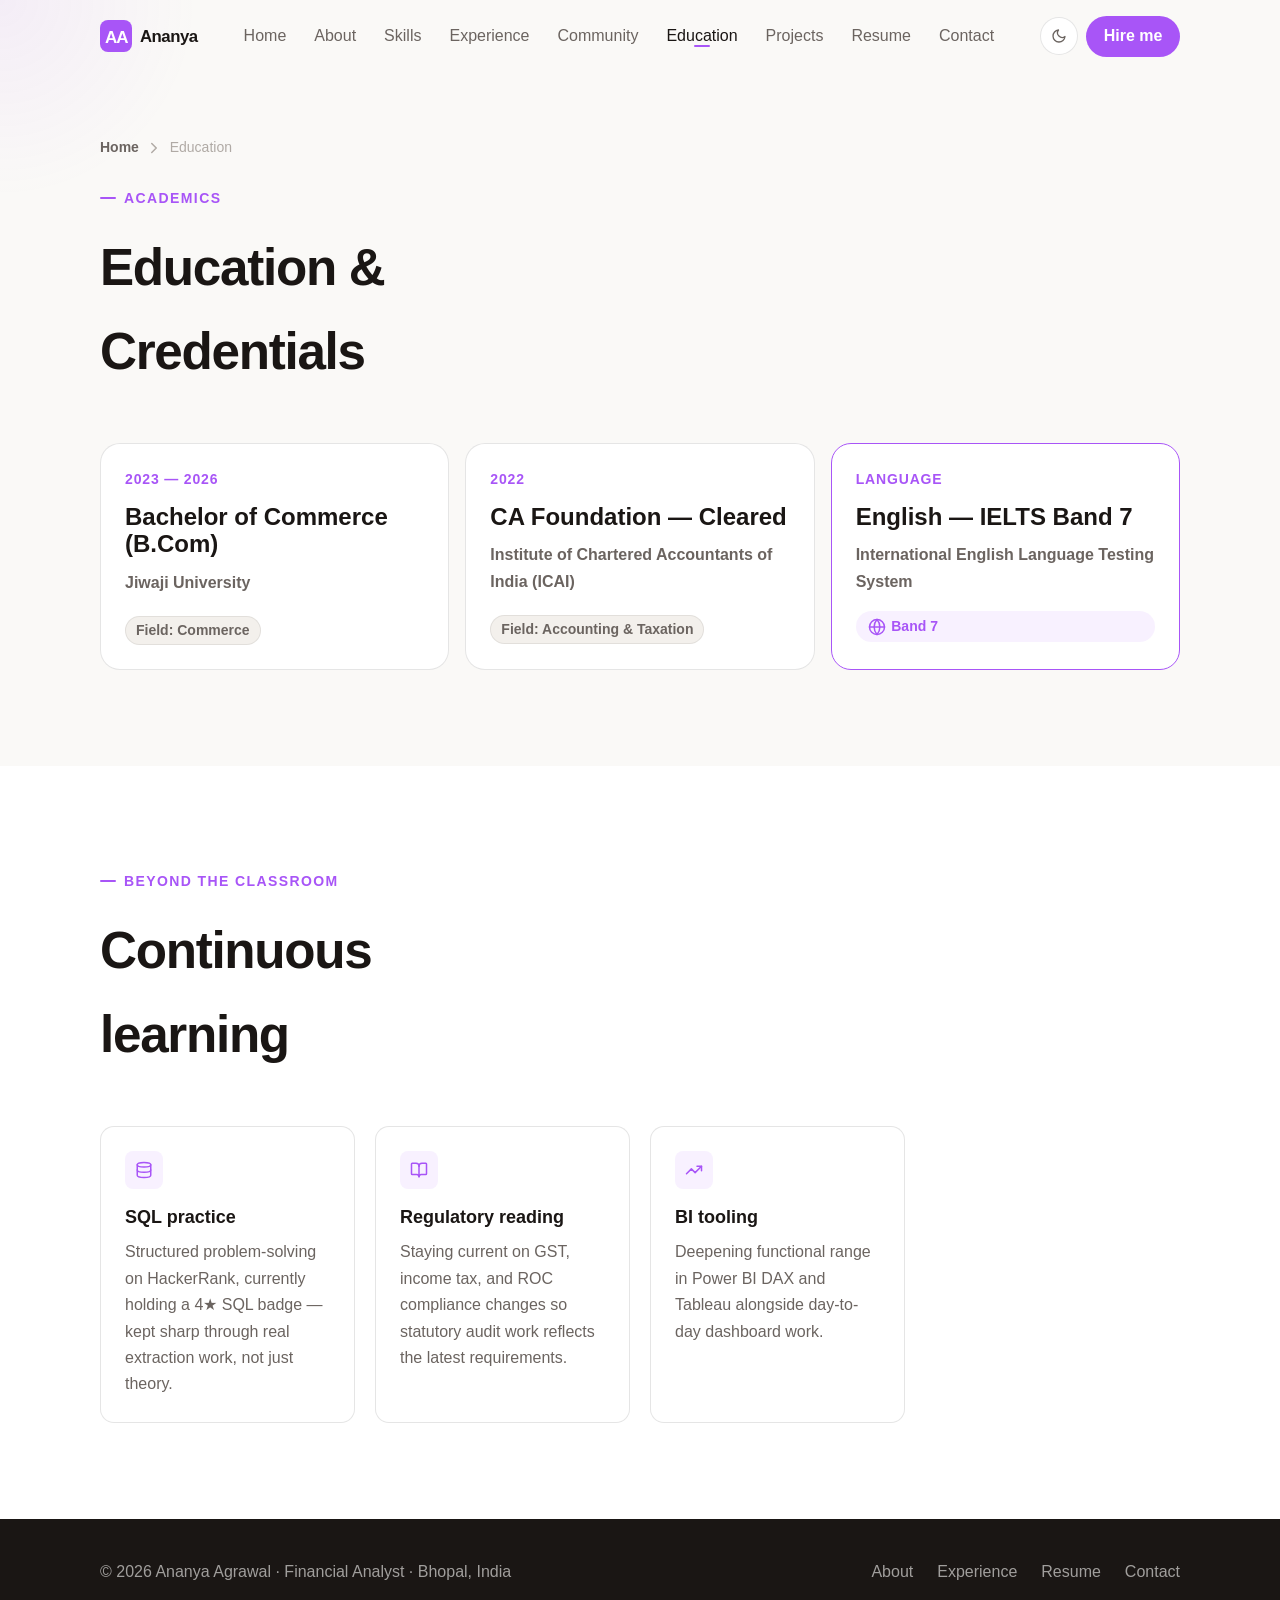
<file: 6/education.html>
<!DOCTYPE html>
<html lang="en" data-theme="light">
<head>
  <meta charset="UTF-8"/>
  <meta name="viewport" content="width=device-width, initial-scale=1.0"/>
  <title>Education — Ananya Agrawal</title>
  <meta name="description" content="Education and credentials of Ananya Agrawal — B.Com (Jiwaji University), CA Foundation (ICAI), and IELTS Band 7."/>
  <link href="https://api.fontshare.com/v2/css?f[]=cabinet-grotesk@700,800,900&f[]=satoshi@300,400,500,700&display=swap" rel="stylesheet">
  <link href="https://unpkg.com/aos@2.3.4/dist/aos.css" rel="stylesheet">
  <link rel="stylesheet" href="styles.css">

</head>

<body>
<div class="cursor-glow" id="cursorGlow"></div>
<!-- NAV -->
<nav id="navbar" aria-label="Main navigation">
  <div class="wrap">
    <div class="nav-inner">
      <a href="index.html" class="nav-logo">
        <svg width="32" height="32" viewBox="0 0 32 32" fill="none" aria-label="AA Logo">
          <rect width="32" height="32" rx="8" fill="#A855F7"/>
          <text x="5" y="23" font-family="'Cabinet Grotesk',sans-serif" font-weight="900" font-size="17" fill="white" letter-spacing="-1">AA</text>
        </svg>
        Ananya
      </a>
      <ul class="nav-links">
        <li><a href="index.html">Home</a></li>
        <li><a href="about.html">About</a></li>
        <li><a href="skills.html">Skills</a></li>
        <li><a href="experience.html">Experience</a></li>
        <li><a href="volunteer.html">Community</a></li>
        <li><a href="education.html" class="active">Education</a></li>
        <li><a href="projects.html">Projects</a></li>
        <li><a href="resume.html">Resume</a></li>
        <li><a href="contact.html">Contact</a></li>
      </ul>
      <div class="nav-actions">
        <button class="btn-theme" data-theme-toggle aria-label="Toggle dark mode"></button>
        <a href="contact.html" class="btn-hire">Hire me</a>
        <button class="hamburger" id="hamburger" aria-label="Open menu" aria-expanded="false">
          <span></span><span></span><span></span>
        </button>
      </div>
    </div>
  </div>
</nav>

<div class="mobile-menu" id="mobileMenu">
  <a href="index.html">Home</a>
  <a href="about.html">About</a>
  <a href="skills.html">Skills</a>
  <a href="experience.html">Experience</a>
  <a href="education.html" class="active">Education</a>
  <a href="projects.html">Projects</a>
  <a href="volunteer.html">Community</a>
  <a href="resume.html">Resume</a>
  <a href="contact.html">Contact</a>
</div>

<section class="page-hero">
  <div class="wrap">
    <div class="breadcrumb"><a href="index.html">Home</a> <svg class="icon" width="18" height="18" viewBox="0 0 24 24" fill="none" stroke="currentColor" stroke-width="2" stroke-linecap="round" stroke-linejoin="round"><path d="m9 18 6-6-6-6"/></svg> <span>Education</span></div>
    <div class="sec-hdr" data-aos="fade-up" style="margin-bottom:0">
      <div class="sec-tag">Academics</div>
      <h2 class="sec-title">Education &<br>Credentials</h2>
    </div>
  </div>
</section>

<section class="section-pad" style="padding-top:2rem">
  <div class="wrap">
    <div class="edu-grid">

      <div class="edu-card" data-aos="fade-up" data-aos-delay="0">
        <div class="edu-period">2023 — 2026</div>
        <div class="edu-degree">Bachelor of Commerce (B.Com)</div>
        <div class="edu-institute">Jiwaji University</div>
        <span class="tag" style="margin-top:.5rem;width:fit-content">Field: Commerce</span>
      </div>

      <div class="edu-card" data-aos="fade-up" data-aos-delay="100">
        <div class="edu-period">2022</div>
        <div class="edu-degree">CA Foundation — Cleared</div>
        <div class="edu-institute">Institute of Chartered Accountants of India (ICAI)</div>
        <span class="tag" style="margin-top:.5rem;width:fit-content">Field: Accounting &amp; Taxation</span>
      </div>

      <div class="edu-card" data-aos="fade-up" data-aos-delay="200" style="border-color:var(--accent)">
        <div class="edu-period">Language</div>
        <div class="edu-degree">English — IELTS Band 7</div>
        <div class="edu-institute">International English Language Testing System</div>
        <div class="edu-grade" style="background:var(--accent-soft);color:var(--accent);display:inline-flex;align-items:center;gap:.35rem"><svg class="icon" width="18" height="18" viewBox="0 0 24 24" fill="none" stroke="currentColor" stroke-width="2" stroke-linecap="round" stroke-linejoin="round"><circle cx="12" cy="12" r="10"/><path d="M2 12h20"/><path d="M12 2a15 15 0 0 1 0 20a15 15 0 0 1 0-20"/></svg> Band 7</div>
      </div>

    </div>
  </div>
</section>

<!-- CONTINUOUS LEARNING -->
<section class="section-pad" style="background:var(--surface)">
  <div class="wrap">
    <div class="sec-hdr" data-aos="fade-up">
      <div class="sec-tag">Beyond the Classroom</div>
      <h2 class="sec-title">Continuous<br>learning</h2>
    </div>
    <div class="value-grid">
      <div class="value-card" data-aos="fade-up" data-aos-delay="0">
        <div class="v-icon"><svg class="icon" width="18" height="18" viewBox="0 0 24 24" fill="none" stroke="currentColor" stroke-width="2" stroke-linecap="round" stroke-linejoin="round"><ellipse cx="12" cy="5" rx="9" ry="3"/><path d="M3 5v14a9 3 0 0 0 18 0V5"/><path d="M3 12a9 3 0 0 0 18 0"/></svg></div>
        <h3>SQL practice</h3>
        <p>Structured problem-solving on HackerRank, currently holding a 4★ SQL badge — kept sharp through real extraction work, not just theory.</p>
      </div>
      <div class="value-card" data-aos="fade-up" data-aos-delay="80">
        <div class="v-icon"><svg class="icon" width="18" height="18" viewBox="0 0 24 24" fill="none" stroke="currentColor" stroke-width="2" stroke-linecap="round" stroke-linejoin="round"><path d="M12 7v14"/><path d="M3 18a1 1 0 0 1-1-1V4a1 1 0 0 1 1-1h5a4 4 0 0 1 4 4 4 4 0 0 1 4-4h5a1 1 0 0 1 1 1v13a1 1 0 0 1-1 1h-6a3 3 0 0 0-3 3 3 3 0 0 0-3-3z"/></svg></div>
        <h3>Regulatory reading</h3>
        <p>Staying current on GST, income tax, and ROC compliance changes so statutory audit work reflects the latest requirements.</p>
      </div>
      <div class="value-card" data-aos="fade-up" data-aos-delay="160">
        <div class="v-icon"><svg class="icon" width="18" height="18" viewBox="0 0 24 24" fill="none" stroke="currentColor" stroke-width="2" stroke-linecap="round" stroke-linejoin="round"><polyline points="22 7 13.5 15.5 8.5 10.5 2 17"/><polyline points="16 7 22 7 22 13"/></svg></div>
        <h3>BI tooling</h3>
        <p>Deepening functional range in Power BI DAX and Tableau alongside day-to-day dashboard work.</p>
      </div>
    </div>
  </div>
</section>
<!-- FOOTER -->
<footer>
  <div class="wrap">
    <div class="foot-inner">
      <div class="foot-copy">© 2026 Ananya Agrawal · Financial Analyst · Bhopal, India</div>
      <div class="foot-links">
        <a href="about.html">About</a>
        <a href="experience.html">Experience</a>
        <a href="resume.html">Resume</a>
        <a href="contact.html">Contact</a>
      </div>
    </div>
  </div>
</footer>

<!-- SCRIPTS -->
<script src="https://unpkg.com/aos@2.3.4/dist/aos.js"></script>
<script>
// ─── THEME ───
(function(){
  const t=document.querySelector('[data-theme-toggle]'),r=document.documentElement;
  const MOON='<svg width="16" height="16" viewBox="0 0 24 24" fill="none" stroke="currentColor" stroke-width="2" stroke-linecap="round" stroke-linejoin="round"><path d="M21 12.79A9 9 0 1 1 11.21 3 7 7 0 0 0 21 12.79Z"/></svg>';
  const SUN='<svg width="16" height="16" viewBox="0 0 24 24" fill="none" stroke="currentColor" stroke-width="2" stroke-linecap="round" stroke-linejoin="round"><circle cx="12" cy="12" r="5"/><path d="M12 1v2"/><path d="M12 21v2"/><path d="m4.22 4.22 1.42 1.42"/><path d="m18.36 18.36 1.42 1.42"/><path d="M1 12h2"/><path d="M21 12h2"/><path d="m4.22 19.78 1.42-1.42"/><path d="m18.36 5.64 1.42-1.42"/></svg>';
  let d=localStorage.getItem('aa-theme')||(matchMedia('(prefers-color-scheme:dark)').matches?'dark':'light');
  r.setAttribute('data-theme',d);
  function upd(){if(!t)return;t.innerHTML=d==='dark'?SUN:MOON;t.setAttribute('aria-label','Switch to '+(d==='dark'?'light':'dark')+' mode')}
  upd();
  if(t)t.addEventListener('click',()=>{d=d==='dark'?'light':'dark';r.setAttribute('data-theme',d);localStorage.setItem('aa-theme',d);upd()});
})();

// ─── NAV SCROLL ───
const navbar=document.getElementById('navbar');
window.addEventListener('scroll',()=>navbar.classList.toggle('scrolled',window.scrollY>60));

// ─── HAMBURGER ───
const ham=document.getElementById('hamburger'),mm=document.getElementById('mobileMenu');
ham.addEventListener('click',()=>{ham.classList.toggle('open');mm.classList.toggle('open');ham.setAttribute('aria-expanded',mm.classList.contains('open'))});
document.querySelectorAll('.mobile-menu a').forEach(a=>a.addEventListener('click',()=>{ham.classList.remove('open');mm.classList.remove('open')}));

// ─── CURSOR GLOW ───
const glow=document.getElementById('cursorGlow');
document.addEventListener('mousemove',e=>{glow.style.left=e.clientX+'px';glow.style.top=e.clientY+'px'});

// ─── AOS ───
AOS.init({once:true,duration:700,easing:'ease-out-cubic',offset:60});


</script>
</body>
</html>
</file>
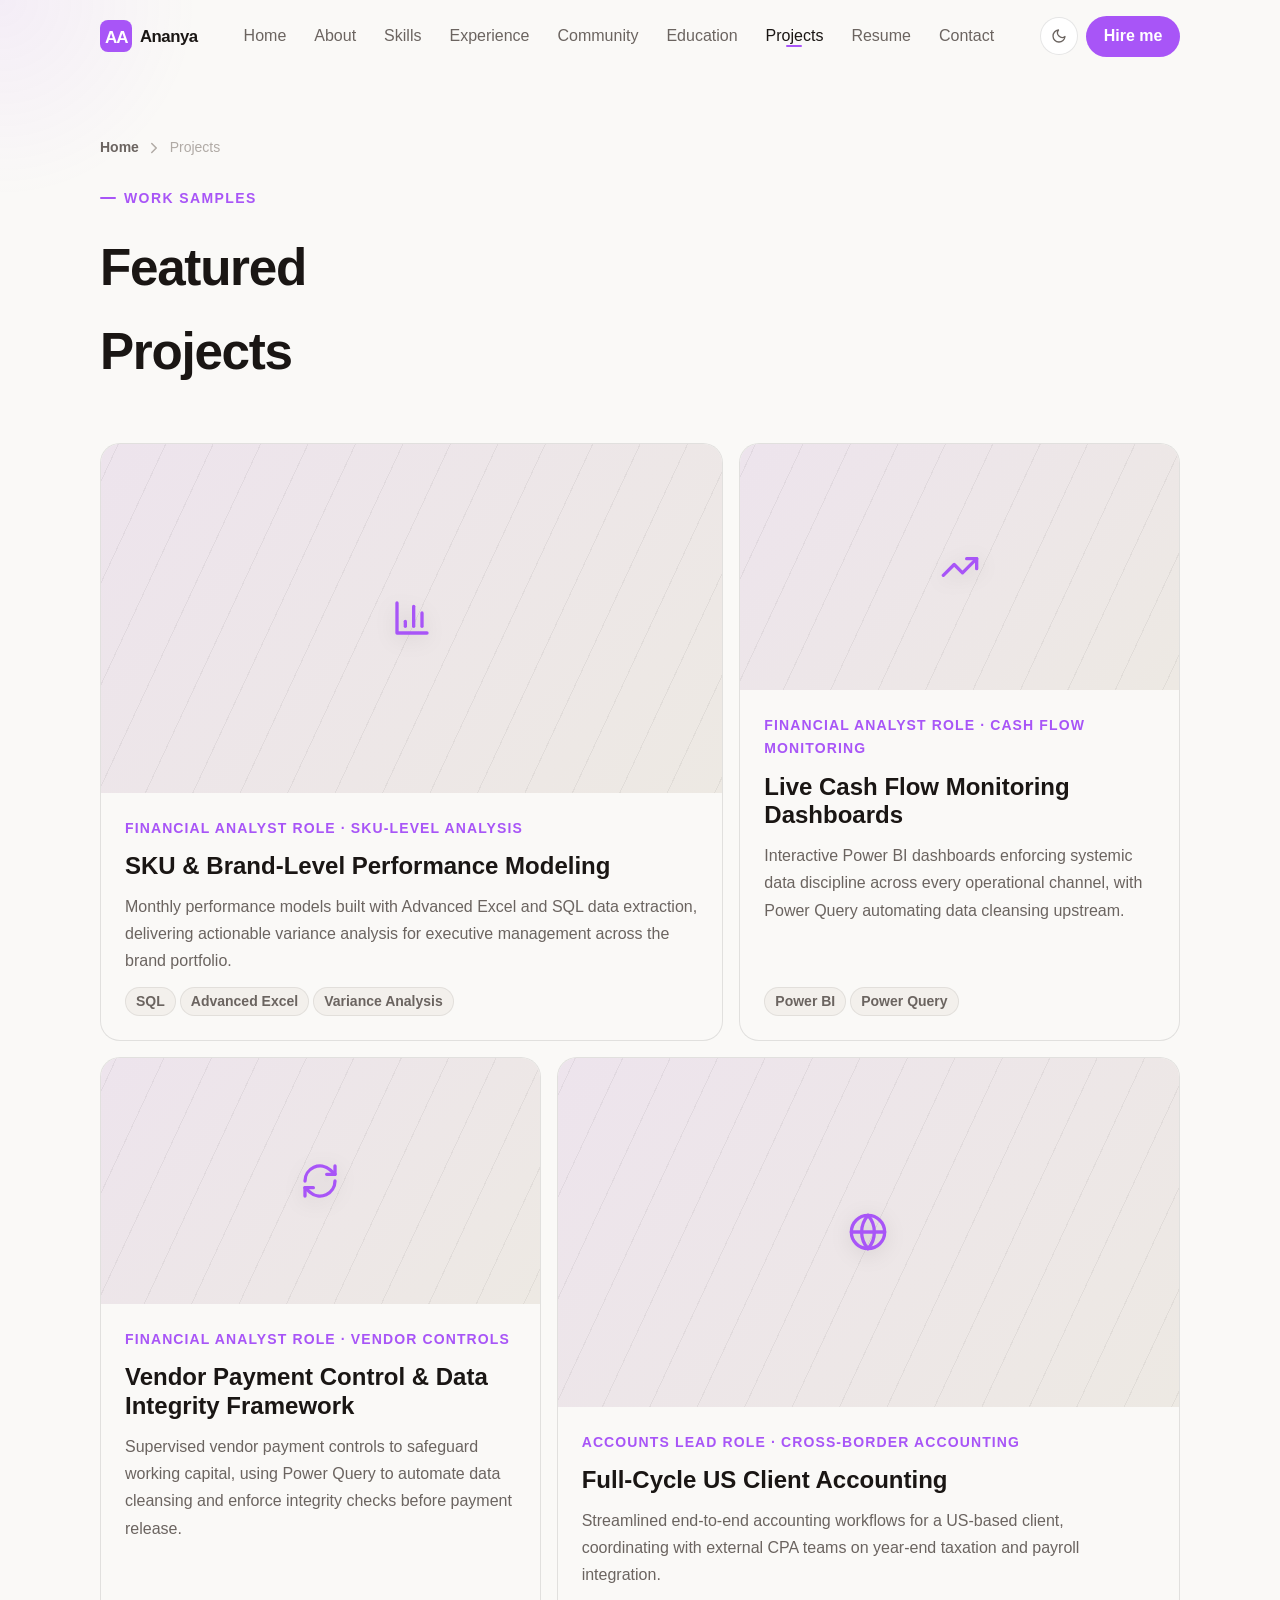
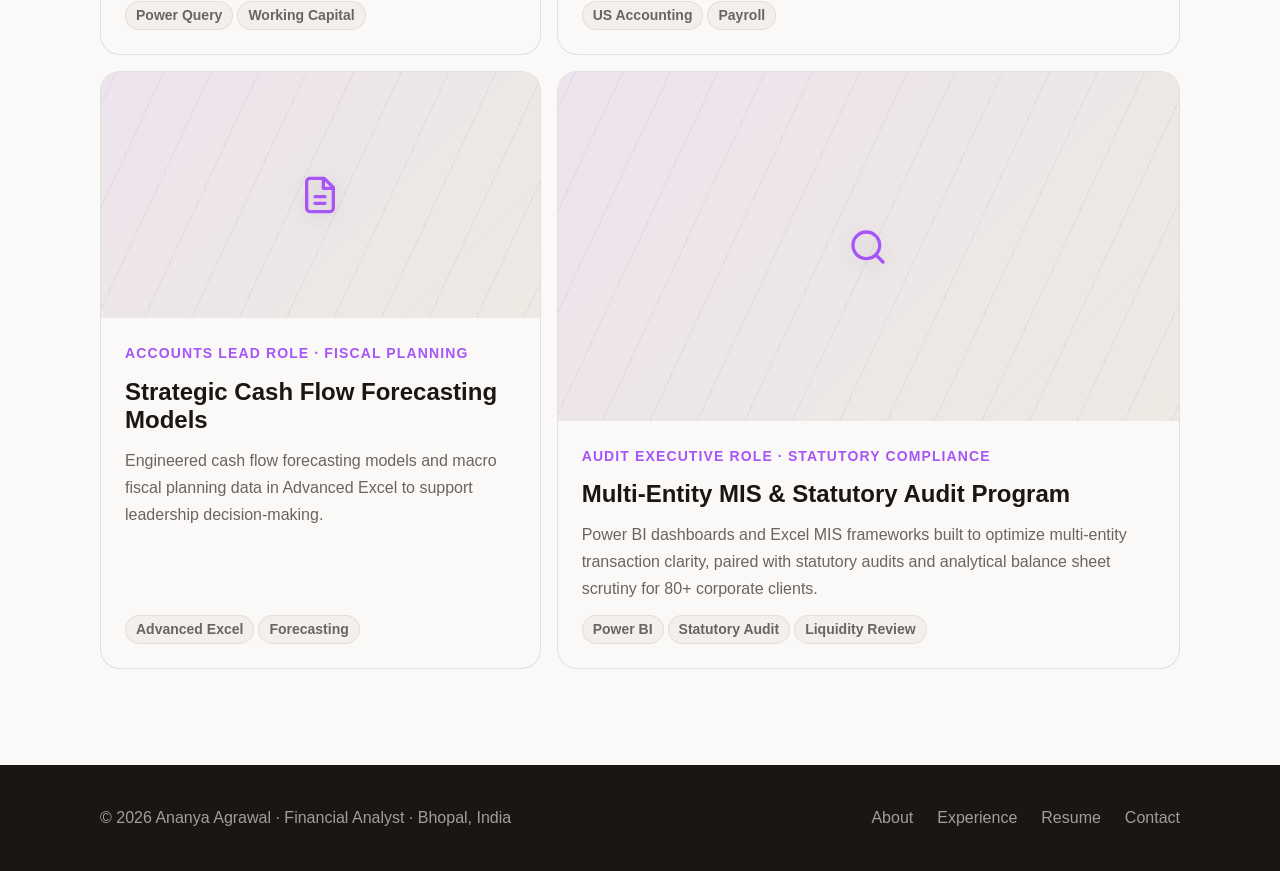
<file: 6/projects.html>
<!DOCTYPE html>
<html lang="en" data-theme="light">
<head>
  <meta charset="UTF-8"/>
  <meta name="viewport" content="width=device-width, initial-scale=1.0"/>
  <title>Projects — Ananya Agrawal</title>
  <meta name="description" content="Featured work samples from Ananya Agrawal — financial modeling, Power BI dashboards, cross-border accounting, and statutory audit programs."/>
  <link href="https://api.fontshare.com/v2/css?f[]=cabinet-grotesk@700,800,900&f[]=satoshi@300,400,500,700&display=swap" rel="stylesheet">
  <link href="https://unpkg.com/aos@2.3.4/dist/aos.css" rel="stylesheet">
  <link rel="stylesheet" href="styles.css">

</head>

<body>
<div class="cursor-glow" id="cursorGlow"></div>
<!-- NAV -->
<nav id="navbar" aria-label="Main navigation">
  <div class="wrap">
    <div class="nav-inner">
      <a href="index.html" class="nav-logo">
        <svg width="32" height="32" viewBox="0 0 32 32" fill="none" aria-label="AA Logo">
          <rect width="32" height="32" rx="8" fill="#A855F7"/>
          <text x="5" y="23" font-family="'Cabinet Grotesk',sans-serif" font-weight="900" font-size="17" fill="white" letter-spacing="-1">AA</text>
        </svg>
        Ananya
      </a>
      <ul class="nav-links">
        <li><a href="index.html">Home</a></li>
        <li><a href="about.html">About</a></li>
        <li><a href="skills.html">Skills</a></li>
        <li><a href="experience.html">Experience</a></li>
        <li><a href="volunteer.html">Community</a></li>
        <li><a href="education.html">Education</a></li>
        <li><a href="projects.html" class="active">Projects</a></li>
        <li><a href="resume.html">Resume</a></li>
        <li><a href="contact.html">Contact</a></li>
      </ul>
      <div class="nav-actions">
        <button class="btn-theme" data-theme-toggle aria-label="Toggle dark mode"></button>
        <a href="contact.html" class="btn-hire">Hire me</a>
        <button class="hamburger" id="hamburger" aria-label="Open menu" aria-expanded="false">
          <span></span><span></span><span></span>
        </button>
      </div>
    </div>
  </div>
</nav>

<div class="mobile-menu" id="mobileMenu">
  <a href="index.html">Home</a>
  <a href="about.html">About</a>
  <a href="skills.html">Skills</a>
  <a href="experience.html">Experience</a>
  <a href="education.html">Education</a>
  <a href="projects.html" class="active">Projects</a>
  <a href="volunteer.html">Community</a>
  <a href="resume.html">Resume</a>
  <a href="contact.html">Contact</a>
</div>

<section class="page-hero">
  <div class="wrap">
    <div class="breadcrumb"><a href="index.html">Home</a> <svg class="icon" width="18" height="18" viewBox="0 0 24 24" fill="none" stroke="currentColor" stroke-width="2" stroke-linecap="round" stroke-linejoin="round"><path d="m9 18 6-6-6-6"/></svg> <span>Projects</span></div>
    <div class="sec-hdr" data-aos="fade-up" style="margin-bottom:0">
      <div class="sec-tag">Work Samples</div>
      <h2 class="sec-title">Featured<br>Projects</h2>
    </div>
  </div>
</section>

<section class="section-pad" style="padding-top:2rem">
  <div class="wrap">
    <div class="proj-grid">

      <div class="proj-card feat" data-aos="fade-up" data-aos-delay="0">
        <div class="proj-thumb"><div class="proj-icon-thumb"><span class="pi-glyph"><svg class="icon" width="18" height="18" viewBox="0 0 24 24" fill="none" stroke="currentColor" stroke-width="2" stroke-linecap="round" stroke-linejoin="round"><path d="M3 3v18h18"/><path d="M18 17V9"/><path d="M13 17V5"/><path d="M8 17v-3"/></svg></span></div></div>
        <div class="proj-body">
          <div class="proj-label">Financial Analyst Role · SKU-Level Analysis</div>
          <div class="proj-title">SKU & Brand-Level Performance Modeling</div>
          <div class="proj-desc">Monthly performance models built with Advanced Excel and SQL data extraction, delivering actionable variance analysis for executive management across the brand portfolio.</div>
          <div class="proj-footer">
            <div style="display:flex;gap:.25rem;flex-wrap:wrap">
              <span class="tag">SQL</span><span class="tag">Advanced Excel</span>
              <span class="tag">Variance Analysis</span>
            </div>
          </div>
        </div>
      </div>

      <div class="proj-card sml" data-aos="fade-up" data-aos-delay="100">
        <div class="proj-thumb"><div class="proj-icon-thumb"><span class="pi-glyph"><svg class="icon" width="18" height="18" viewBox="0 0 24 24" fill="none" stroke="currentColor" stroke-width="2" stroke-linecap="round" stroke-linejoin="round"><polyline points="22 7 13.5 15.5 8.5 10.5 2 17"/><polyline points="16 7 22 7 22 13"/></svg></span></div></div>
        <div class="proj-body">
          <div class="proj-label">Financial Analyst Role · Cash Flow Monitoring</div>
          <div class="proj-title">Live Cash Flow Monitoring Dashboards</div>
          <div class="proj-desc">Interactive Power BI dashboards enforcing systemic data discipline across every operational channel, with Power Query automating data cleansing upstream.</div>
          <div class="proj-footer">
            <div style="display:flex;gap:.25rem;flex-wrap:wrap">
              <span class="tag">Power BI</span><span class="tag">Power Query</span>
            </div>
          </div>
        </div>
      </div>

      <div class="proj-card sml" data-aos="fade-up" data-aos-delay="0">
        <div class="proj-thumb"><div class="proj-icon-thumb"><span class="pi-glyph"><svg class="icon" width="18" height="18" viewBox="0 0 24 24" fill="none" stroke="currentColor" stroke-width="2" stroke-linecap="round" stroke-linejoin="round"><path d="M3 12a9 9 0 0 1 15-6.7L21 8"/><path d="M21 3v5h-5"/><path d="M21 12a9 9 0 0 1-15 6.7L3 16"/><path d="M8 16H3v5"/></svg></span></div></div>
        <div class="proj-body">
          <div class="proj-label">Financial Analyst Role · Vendor Controls</div>
          <div class="proj-title">Vendor Payment Control & Data Integrity Framework</div>
          <div class="proj-desc">Supervised vendor payment controls to safeguard working capital, using Power Query to automate data cleansing and enforce integrity checks before payment release.</div>
          <div class="proj-footer">
            <div style="display:flex;gap:.25rem;flex-wrap:wrap">
              <span class="tag">Power Query</span><span class="tag">Working Capital</span>
            </div>
          </div>
        </div>
      </div>

      <div class="proj-card feat" data-aos="fade-up" data-aos-delay="100">
        <div class="proj-thumb"><div class="proj-icon-thumb"><span class="pi-glyph"><svg class="icon" width="18" height="18" viewBox="0 0 24 24" fill="none" stroke="currentColor" stroke-width="2" stroke-linecap="round" stroke-linejoin="round"><circle cx="12" cy="12" r="10"/><path d="M2 12h20"/><path d="M12 2a15 15 0 0 1 0 20a15 15 0 0 1 0-20"/></svg></span></div></div>
        <div class="proj-body">
          <div class="proj-label">Accounts Lead Role · Cross-Border Accounting</div>
          <div class="proj-title">Full-Cycle US Client Accounting</div>
          <div class="proj-desc">Streamlined end-to-end accounting workflows for a US-based client, coordinating with external CPA teams on year-end taxation and payroll integration.</div>
          <div class="proj-footer">
            <div style="display:flex;gap:.25rem;flex-wrap:wrap">
              <span class="tag">US Accounting</span><span class="tag">Payroll</span>
            </div>
          </div>
        </div>
      </div>

      <div class="proj-card sml" data-aos="fade-up" data-aos-delay="0">
        <div class="proj-thumb"><div class="proj-icon-thumb"><span class="pi-glyph"><svg class="icon" width="18" height="18" viewBox="0 0 24 24" fill="none" stroke="currentColor" stroke-width="2" stroke-linecap="round" stroke-linejoin="round"><path d="M14.5 2H6a2 2 0 0 0-2 2v16a2 2 0 0 0 2 2h12a2 2 0 0 0 2-2V7.5z"/><path d="M14 2v6h6"/><path d="M9 13h6"/><path d="M9 17h6"/></svg></span></div></div>
        <div class="proj-body">
          <div class="proj-label">Accounts Lead Role · Fiscal Planning</div>
          <div class="proj-title">Strategic Cash Flow Forecasting Models</div>
          <div class="proj-desc">Engineered cash flow forecasting models and macro fiscal planning data in Advanced Excel to support leadership decision-making.</div>
          <div class="proj-footer">
            <div style="display:flex;gap:.25rem;flex-wrap:wrap">
              <span class="tag">Advanced Excel</span><span class="tag">Forecasting</span>
            </div>
          </div>
        </div>
      </div>

      <div class="proj-card feat" data-aos="fade-up" data-aos-delay="100">
        <div class="proj-thumb"><div class="proj-icon-thumb"><span class="pi-glyph"><svg class="icon" width="18" height="18" viewBox="0 0 24 24" fill="none" stroke="currentColor" stroke-width="2" stroke-linecap="round" stroke-linejoin="round"><circle cx="11" cy="11" r="8"/><path d="m21 21-4.3-4.3"/></svg></span></div></div>
        <div class="proj-body">
          <div class="proj-label">Audit Executive Role · Statutory Compliance</div>
          <div class="proj-title">Multi-Entity MIS & Statutory Audit Program</div>
          <div class="proj-desc">Power BI dashboards and Excel MIS frameworks built to optimize multi-entity transaction clarity, paired with statutory audits and analytical balance sheet scrutiny for 80+ corporate clients.</div>
          <div class="proj-footer">
            <div style="display:flex;gap:.25rem;flex-wrap:wrap">
              <span class="tag">Power BI</span><span class="tag">Statutory Audit</span>
              <span class="tag">Liquidity Review</span>
            </div>
          </div>
        </div>
      </div>

    </div>
  </div>
</section>
<!-- FOOTER -->
<footer>
  <div class="wrap">
    <div class="foot-inner">
      <div class="foot-copy">© 2026 Ananya Agrawal · Financial Analyst · Bhopal, India</div>
      <div class="foot-links">
        <a href="about.html">About</a>
        <a href="experience.html">Experience</a>
        <a href="resume.html">Resume</a>
        <a href="contact.html">Contact</a>
      </div>
    </div>
  </div>
</footer>

<!-- SCRIPTS -->

<script src="https://unpkg.com/aos@2.3.4/dist/aos.js"></script>
<script>
// ─── THEME ───
(function(){
  const t=document.querySelector('[data-theme-toggle]'),r=document.documentElement;
  const MOON='<svg width="16" height="16" viewBox="0 0 24 24" fill="none" stroke="currentColor" stroke-width="2" stroke-linecap="round" stroke-linejoin="round"><path d="M21 12.79A9 9 0 1 1 11.21 3 7 7 0 0 0 21 12.79Z"/></svg>';
  const SUN='<svg width="16" height="16" viewBox="0 0 24 24" fill="none" stroke="currentColor" stroke-width="2" stroke-linecap="round" stroke-linejoin="round"><circle cx="12" cy="12" r="5"/><path d="M12 1v2"/><path d="M12 21v2"/><path d="m4.22 4.22 1.42 1.42"/><path d="m18.36 18.36 1.42 1.42"/><path d="M1 12h2"/><path d="M21 12h2"/><path d="m4.22 19.78 1.42-1.42"/><path d="m18.36 5.64 1.42-1.42"/></svg>';
  let d=localStorage.getItem('aa-theme')||(matchMedia('(prefers-color-scheme:dark)').matches?'dark':'light');
  r.setAttribute('data-theme',d);
  function upd(){if(!t)return;t.innerHTML=d==='dark'?SUN:MOON;t.setAttribute('aria-label','Switch to '+(d==='dark'?'light':'dark')+' mode')}
  upd();
  if(t)t.addEventListener('click',()=>{d=d==='dark'?'light':'dark';r.setAttribute('data-theme',d);localStorage.setItem('aa-theme',d);upd()});
})();

// ─── NAV SCROLL ───
const navbar=document.getElementById('navbar');
window.addEventListener('scroll',()=>navbar.classList.toggle('scrolled',window.scrollY>60));

// ─── HAMBURGER ───
const ham=document.getElementById('hamburger'),mm=document.getElementById('mobileMenu');
ham.addEventListener('click',()=>{ham.classList.toggle('open');mm.classList.toggle('open');ham.setAttribute('aria-expanded',mm.classList.contains('open'))});
document.querySelectorAll('.mobile-menu a').forEach(a=>a.addEventListener('click',()=>{ham.classList.remove('open');mm.classList.remove('open')}));

// ─── CURSOR GLOW ───
const glow=document.getElementById('cursorGlow');
document.addEventListener('mousemove',e=>{glow.style.left=e.clientX+'px';glow.style.top=e.clientY+'px'});

// ─── AOS ───
AOS.init({once:true,duration:700,easing:'ease-out-cubic',offset:60});


</script>
</body>
</html>
</file>
<file: styles.css>
/* ─── TOKENS ─── */
:root,[data-theme="light"]{
  --bg:#faf9f7;--surface:#ffffff;--surface-2:#f3f0ec;--surface-3:#ede9e3;
  --border:rgba(0,0,0,.1);--divider:rgba(0,0,0,.07);
  --text:#1a1614;--muted:#6b6460;--faint:#b0aaa5;--inverse:#faf9f7;
  --accent:#A855F7;--accent-2:#D8B4FE;--accent-soft:rgba(168,85,247,.08);
  --accent-hover:#9333EA;
  --shadow-sm:0 1px 3px rgba(0,0,0,.08);
  --shadow-md:0 4px 16px rgba(0,0,0,.1);
  --shadow-lg:0 12px 40px rgba(0,0,0,.14);
  --radius-sm:.25rem;--radius-md:.5rem;--radius-lg:.875rem;--radius-xl:1.25rem;--radius-full:9999px;
  --font-d:'Cabinet Grotesk','Helvetica Neue',sans-serif;
  --font-b:'Satoshi','Helvetica Neue',sans-serif;
  --t-xs:clamp(.75rem,.7rem + .25vw,.875rem);
  --t-sm:clamp(.875rem,.8rem + .35vw,1rem);
  --t-base:clamp(1rem,.95rem + .25vw,1.125rem);
  --t-lg:clamp(1.125rem,1rem + .75vw,1.5rem);
  --t-xl:clamp(1.5rem,1.2rem + 1.25vw,2.25rem);
  --t-2xl:clamp(2rem,1.2rem + 2.5vw,3.5rem);
  --t-hero:clamp(3rem,.5rem + 7vw,7rem);
  --tr:220ms cubic-bezier(.16,1,.3,1);
}
[data-theme="dark"]{
  --bg:#0d0b0f;--surface:#131118;--surface-2:#19171e;--surface-3:#201d27;
  --border:rgba(255,255,255,.1);--divider:rgba(255,255,255,.07);
  --text:#f3e8ff;--muted:#a99caf;--faint:#514557;--inverse:#0d0b0f;
  --accent:#c026d3;--accent-2:#e879f9;--accent-soft:rgba(192,38,211,.1);
  --accent-hover:#d946ef;
  --shadow-sm:0 1px 3px rgba(0,0,0,.3);
  --shadow-md:0 4px 16px rgba(0,0,0,.4);
  --shadow-lg:0 12px 40px rgba(0,0,0,.6);
}

*,*::before,*::after{box-sizing:border-box;margin:0;padding:0}
html{scroll-behavior:smooth;scroll-padding-top:72px;-webkit-font-smoothing:antialiased}
body{font-family:var(--font-b);font-size:var(--t-base);color:var(--text);background:var(--bg);
  line-height:1.65;transition:background .3s,color .3s;overflow-x:hidden}
img{display:block;max-width:100%;height:auto}
a{color:inherit;text-decoration:none;transition:color var(--tr),opacity var(--tr),background var(--tr)}
button,input,textarea,select{font:inherit;color:inherit}
::selection{background:var(--accent);color:#fff}
:focus-visible{outline:2px solid var(--accent);outline-offset:3px;border-radius:var(--radius-sm)}
@media(prefers-reduced-motion:reduce){*,*::before,*::after{animation-duration:.01ms!important;transition-duration:.01ms!important}}

/* ─── LAYOUT ─── */
.wrap{max-width:1160px;margin-inline:auto;padding-inline:clamp(1rem,5vw,2.5rem)}
.section-pad{padding-block:clamp(3rem,8vw,6rem)}

/* ─── NAV ─── */
#navbar{position:fixed;top:0;left:0;right:0;z-index:100;padding:var(--t-sm) 0;
  background:transparent;transition:background .35s,box-shadow .35s,backdrop-filter .35s}
#navbar.scrolled{
  background:color-mix(in oklab,var(--surface) 92%,transparent);
  backdrop-filter:blur(20px);-webkit-backdrop-filter:blur(20px);
  box-shadow:var(--shadow-sm);border-bottom:1px solid var(--divider)}
.nav-inner{display:flex;align-items:center;justify-content:space-between;gap:1rem}
.nav-logo{display:flex;align-items:center;gap:.5rem;font-family:var(--font-d);font-weight:900;
  font-size:1.05rem;letter-spacing:-.03em}
.nav-logo svg{flex-shrink:0}
.nav-links{display:flex;align-items:center;gap:.25rem;list-style:none}
.nav-links a{font-size:var(--t-sm);font-weight:500;color:var(--muted);
  padding:.4rem .75rem;border-radius:var(--radius-full);position:relative}
.nav-links a::after{content:'';position:absolute;bottom:4px;left:50%;
  transform:translateX(-50%) scaleX(0);width:16px;height:2px;
  background:var(--accent);border-radius:2px;transition:transform .2s cubic-bezier(.34,1.56,.64,1)}
.nav-links a:hover{color:var(--text)}
.nav-links a:hover::after,.nav-links a.active::after{transform:translateX(-50%) scaleX(1)}
.nav-links a.active{color:var(--text)}
.nav-actions{display:flex;align-items:center;gap:.5rem}
.btn-theme{width:38px;height:38px;border-radius:var(--radius-full);border:1px solid var(--border);
  background:var(--surface);color:var(--muted);display:grid;place-items:center;cursor:pointer;font-size:15px}
.btn-theme:hover{color:var(--text);background:var(--surface-2)}
.btn-hire{font-size:12px;font-weight:400;padding:.45rem 1.1rem;border-radius:var(--radius-full);
  background:var(--accent);color:#fff;border:none;cursor:pointer}
.btn-hire:hover{background:var(--accent-hover);color:#fff;transform:translateY(-2px)}
.hamburger{display:none;flex-direction:column;justify-content:center;gap:5px;
  width:38px;height:38px;background:none;border:1px solid var(--border);
  border-radius:var(--radius-md);padding:.5rem;cursor:pointer}
.hamburger span{display:block;height:2px;background:var(--text);border-radius:2px;
  transition:transform .3s,opacity .3s}
.hamburger.open span:nth-child(1){transform:rotate(45deg) translateY(7px)}
.hamburger.open span:nth-child(2){opacity:0}
.hamburger.open span:nth-child(3){transform:rotate(-45deg) translateY(-7px)}
.mobile-menu{display:none;position:fixed;top:68px;left:0;right:0;
  background:var(--surface);border-bottom:1px solid var(--divider);
  padding:1rem;z-index:99;flex-direction:column;gap:.25rem}
.mobile-menu.open{display:flex}
.mobile-menu a{font-size:var(--t-base);font-weight:500;color:var(--muted);
  padding:.75rem 1rem;border-radius:var(--radius-md)}
.mobile-menu a:hover{background:var(--surface-2);color:var(--text)}
@media(max-width:767px){.nav-links,.btn-hire{display:none}.hamburger{display:flex}}

/* ─── HERO ─── */
#hero{min-height:100dvh;display:flex;align-items:center;position:relative;
  overflow:hidden;background:var(--bg);padding-top:80px}
#particles-js{position:absolute;inset:0;pointer-events:none;z-index:0}
.hero-content{position:relative;z-index:1}
.hero-eyebrow{display:inline-flex;align-items:center;gap:.5rem;
  font-size:var(--t-xs);font-weight:700;letter-spacing:.1em;text-transform:uppercase;
  color:var(--accent);margin-bottom:1.5rem}
.hero-eyebrow::before{content:'';width:20px;height:2px;background:var(--accent);border-radius:2px}
.hero-name{font-size:var(--t-hero);font-family:var(--font-d);font-weight:900;
  letter-spacing:-.035em;line-height:.95;color:var(--text);margin-bottom:1rem}
.hero-name .hl{color:var(--accent)}
.typed-wrap{font-family:var(--font-d);font-size:var(--t-xl);font-weight:700;
  color:var(--muted);min-height:2.5rem;margin-bottom:2rem}
.typed-wrap .typed-cursor{color:var(--accent)}
.hero-desc{max-width:54ch;font-size:var(--t-base);color:var(--muted);
  line-height:1.8;margin-bottom:2.5rem}
.cta-row{display:flex;align-items:center;flex-wrap:wrap;gap:1rem}
.btn-primary{display:inline-flex;align-items:center;gap:.5rem;
  background:var(--text);color:var(--bg);padding:.75rem 1.5rem;
  border-radius:var(--radius-full);font-weight:700;font-size:var(--t-sm);
  border:2px solid var(--text);cursor:pointer;letter-spacing:.01em}
.btn-primary:hover{background:var(--accent);border-color:var(--accent);color:#fff;
  transform:translateY(-2px);box-shadow:0 8px 24px rgba(168,85,247,.3)}
.btn-outline{display:inline-flex;align-items:center;gap:.5rem;
  background:transparent;color:var(--text);padding:.75rem 1.5rem;
  border-radius:var(--radius-full);font-weight:600;font-size:var(--t-sm);
  border:2px solid var(--border);cursor:pointer}
.btn-outline:hover{border-color:var(--text);transform:translateY(-2px)}
.hero-stats{display:flex;gap:2.5rem;margin-top:3rem;flex-wrap:wrap}
.stat-num{font-family:var(--font-d);font-size:var(--t-2xl);font-weight:900;
  color:var(--text);letter-spacing:-.02em;line-height:1}
.stat-label{font-size:var(--t-xs);color:var(--muted);font-weight:500;margin-top:.25rem}
.hero-scroll{position:absolute;bottom:2rem;left:50%;transform:translateX(-50%);
  display:flex;flex-direction:column;align-items:center;gap:.5rem;
  color:var(--faint);font-size:var(--t-xs);letter-spacing:.08em;text-transform:uppercase}
.scroll-line{width:1px;height:40px;background:linear-gradient(to bottom,transparent,var(--faint));
  animation:scrollPulse 2s ease-in-out infinite}
@keyframes scrollPulse{0%,100%{opacity:.4}50%{opacity:1}}
.hero-grid{display:grid;grid-template-columns:1fr 1fr;gap:3rem;align-items:center}
.hero-visual{position:relative;display:flex;justify-content:center}
.avatar-wrap{position:relative;width:360px;height:360px;max-width:100%}
.avatar-bg{position:absolute;inset:0;border-radius:40% 60% 55% 45%/45% 55% 45% 55%;
  background:linear-gradient(135deg,var(--accent-soft) 0%,var(--surface-3) 100%);
  animation:morphBlob 8s ease-in-out infinite}
@keyframes morphBlob{0%,100%{border-radius:40% 60% 55% 45%/45% 55% 45% 55%}
  33%{border-radius:55% 45% 40% 60%/55% 40% 60% 45%}
  66%{border-radius:45% 55% 60% 40%/40% 60% 55% 45%}}
.avatar-img{position:absolute;inset:16px;overflow:hidden;
  border-radius:40% 60% 55% 45%/45% 55% 45% 55%;animation:morphBlob 8s ease-in-out infinite}
.avatar-img img{width:100%;height:100%;object-fit:cover;object-position:top}
.float-badge{position:absolute;background:var(--surface);border:1px solid var(--border);
  border-radius:var(--radius-lg);padding:.75rem 1rem;box-shadow:var(--shadow-md);
  display:flex;align-items:center;gap:.5rem;font-size:var(--t-xs);font-weight:700;
  white-space:nowrap;animation:floatBadge 3s ease-in-out infinite}
.float-badge.b1{top:5%;right:-5%;animation-delay:0s}
.float-badge.b2{bottom:12%;left:-5%;animation-delay:1.5s}
@keyframes floatBadge{0%,100%{transform:translateY(0)}50%{transform:translateY(-8px)}}
.bdot{width:8px;height:8px;border-radius:50%;background:#22c55e;flex-shrink:0}
.bdot.purple{background:var(--accent)}
@media(max-width:991px){.hero-grid{grid-template-columns:1fr}.hero-visual{display:none}}

/* ─── SECTION TITLES ─── */
.sec-tag{display:inline-flex;align-items:center;gap:.5rem;font-size:var(--t-xs);
  font-weight:700;letter-spacing:.1em;text-transform:uppercase;color:var(--accent);margin-bottom:1rem}
.sec-tag::before{content:'';width:16px;height:2px;background:var(--accent);border-radius:2px}
.sec-title{font-size:var(--t-2xl);font-family:var(--font-d);font-weight:900;
  letter-spacing:-.025em;color:var(--text)}
.sec-hdr{margin-bottom:3rem}

/* ─── ABOUT ─── */
#about{background:var(--surface)}
.about-grid{display:grid;grid-template-columns:1fr 1.5fr;gap:4rem;align-items:start}
.about-photo{width:100%;aspect-ratio:3/4;object-fit:cover;object-position:top;
  border-radius:var(--radius-xl)}
.about-photo-wrap{position:relative}
.photo-caption{position:absolute;bottom:1rem;left:1rem;right:1rem;
  background:color-mix(in oklab,var(--text) 85%,transparent);color:var(--inverse);
  border-radius:var(--radius-md);padding:1rem;backdrop-filter:blur(8px)}
.photo-caption strong{display:block;font-family:var(--font-d);font-size:var(--t-lg);font-weight:800;margin-bottom:.25rem}
.photo-caption span{font-size:var(--t-sm);opacity:.75}
.about-text{display:flex;flex-direction:column;gap:1.5rem}
.about-text p{color:var(--muted);line-height:1.8}
.about-text strong{color:var(--text);font-weight:700}
.chips{display:flex;flex-wrap:wrap;gap:.5rem;margin-top:.5rem}
.chip{display:inline-flex;align-items:center;gap:.25rem;font-size:var(--t-xs);font-weight:600;
  padding:.25rem .75rem;border-radius:var(--radius-full);background:var(--surface-2);
  color:var(--text);border:1px solid var(--border)}
.ielts-badge{display:inline-flex;align-items:center;gap:.75rem;
  background:linear-gradient(135deg,var(--accent-soft),var(--surface-3));
  border:1px solid var(--accent);border-radius:var(--radius-lg);
  padding:1rem 1.25rem;margin-top:.5rem}
.ielts-num{font-family:var(--font-d);font-size:var(--t-xl);font-weight:900;color:var(--accent)}
.ielts-info strong{display:block;font-size:var(--t-sm);font-weight:700;color:var(--text)}
.ielts-info span{font-size:var(--t-xs);color:var(--muted)}
@media(max-width:767px){.about-grid{grid-template-columns:1fr}.about-photo{max-height:280px}}

/* ─── SKILLS ─── */
#skills{background:var(--bg)}
.skills-grid{display:grid;grid-template-columns:repeat(auto-fill,minmax(min(300px,100%),1fr));gap:1rem}
.skill-card{background:var(--surface);border:1px solid var(--border);border-radius:var(--radius-xl);
  padding:1.5rem;transition:box-shadow var(--tr),transform var(--tr),border-color var(--tr)}
.skill-card:hover{box-shadow:var(--shadow-lg);transform:translateY(-4px);border-color:var(--accent)}
.sk-icon{width:44px;height:44px;border-radius:var(--radius-md);background:var(--accent-soft);
  display:grid;place-items:center;font-size:20px;margin-bottom:1rem}
.sk-title{font-family:var(--font-d);font-size:var(--t-lg);font-weight:800;
  color:var(--text);margin-bottom:.5rem}
.sk-desc{font-size:var(--t-sm);color:var(--muted);margin-bottom:1rem}
.sk-tags{display:flex;flex-wrap:wrap;gap:.25rem}
.tag{font-size:var(--t-xs);font-weight:600;padding:2px .625rem;border-radius:var(--radius-full);
  background:var(--surface-2);color:var(--muted);border:1px solid var(--divider)}
.bar-group{margin-top:1.25rem;display:flex;flex-direction:column;gap:1rem}
.bar-label{display:flex;justify-content:space-between;font-size:var(--t-sm);font-weight:600;margin-bottom:.4rem;color:var(--text)}
.bar-track{height:5px;background:var(--surface-3);border-radius:var(--radius-full);overflow:hidden}
.bar-fill{height:100%;background:linear-gradient(90deg,var(--accent),var(--accent-2));
  border-radius:var(--radius-full);width:0;transition:width 1.2s cubic-bezier(.16,1,.3,1)}

/* ─── EXPERIENCE TIMELINE ─── */
#experience{background:var(--surface)}
.timeline{position:relative;padding-left:2.5rem}
.timeline::before{content:'';position:absolute;top:0;bottom:0;left:0;
  width:2px;background:linear-gradient(to bottom,var(--accent),transparent)}
.tl-item{position:relative;padding-bottom:2.5rem}
.tl-item:last-child{padding-bottom:0}
.tl-dot{position:absolute;left:calc(-2.5rem - 5px);top:4px;width:12px;height:12px;
  border-radius:50%;background:var(--accent);border:3px solid var(--surface);
  box-shadow:0 0 0 2px var(--accent)}
.tl-meta{display:flex;align-items:center;gap:.75rem;flex-wrap:wrap;margin-bottom:.5rem}
.tl-date{font-size:var(--t-xs);font-weight:700;letter-spacing:.06em;text-transform:uppercase;color:var(--accent)}
.tl-badge{font-size:var(--t-xs);font-weight:600;padding:2px .75rem;
  background:var(--surface-2);border-radius:var(--radius-full);color:var(--muted)}
.tl-role{font-family:var(--font-d);font-size:var(--t-lg);font-weight:800;color:var(--text);margin-bottom:.25rem}
.tl-company{font-size:var(--t-sm);color:var(--muted);font-weight:600;margin-bottom:.75rem}
.tl-company a{color:var(--accent)}
.tl-desc{font-size:var(--t-sm);color:var(--muted);line-height:1.75}
.tl-desc ul{padding-left:1.25rem;list-style:disc;display:grid;gap:.35rem;margin-top:.5rem}
.tl-tags{display:flex;flex-wrap:wrap;gap:.25rem;margin-top:.75rem}

/* ─── EDUCATION ─── */
#education{background:var(--bg)}
.edu-grid{display:grid;grid-template-columns:repeat(auto-fill,minmax(min(320px,100%),1fr));gap:1rem}
.edu-card{background:var(--surface);border:1px solid var(--border);border-radius:var(--radius-xl);
  padding:1.5rem;display:flex;flex-direction:column;gap:.75rem;
  transition:box-shadow var(--tr),border-color var(--tr)}
.edu-card:hover{box-shadow:var(--shadow-md);border-color:var(--accent)}
.edu-period{font-size:var(--t-xs);font-weight:700;letter-spacing:.06em;
  text-transform:uppercase;color:var(--accent)}
.edu-degree{font-family:var(--font-d);font-size:var(--t-lg);font-weight:800;
  color:var(--text);line-height:1.15}
.edu-institute{font-size:var(--t-sm);color:var(--muted);font-weight:600}
.edu-desc{font-size:var(--t-sm);color:var(--muted);line-height:1.65}
.edu-grade{display:inline-flex;align-items:center;gap:.5rem;font-size:var(--t-xs);
  font-weight:700;color:var(--accent);background:var(--accent-soft);
  padding:.25rem .75rem;border-radius:var(--radius-full);margin-top:.25rem}

/* ─── PROJECTS ─── */
#projects{background:var(--surface)}
.proj-grid{display:grid;grid-template-columns:repeat(12,1fr);gap:1rem}
.proj-card{background:var(--bg);border:1px solid var(--border);border-radius:var(--radius-xl);
  overflow:hidden;display:flex;flex-direction:column;
  transition:box-shadow var(--tr),transform var(--tr)}
.proj-card:hover{box-shadow:var(--shadow-lg);transform:translateY(-5px)}
.proj-card.feat{grid-column:span 7}
.proj-card.sml{grid-column:span 5}
@media(max-width:991px){.proj-card.feat,.proj-card.sml{grid-column:span 12}}
.proj-thumb{aspect-ratio:16/9;overflow:hidden;background:var(--surface-2);position:relative}
.proj-thumb img{width:100%;height:100%;object-fit:cover;transition:transform .5s cubic-bezier(.16,1,.3,1)}
.proj-card:hover .proj-thumb img{transform:scale(1.05)}
.proj-icon-thumb{width:100%;height:100%;display:flex;align-items:center;justify-content:center;position:relative;overflow:hidden;
  background:linear-gradient(135deg,var(--accent-soft) 0%,var(--surface-3) 100%);transition:transform .5s cubic-bezier(.16,1,.3,1)}
.proj-icon-thumb::before{content:'';position:absolute;inset:-40%;
  background:repeating-linear-gradient(115deg,transparent 0 42px,var(--border) 42px 43px);opacity:.5}
.proj-icon-thumb .pi-glyph{font-size:3.25rem;position:relative;z-index:1;filter:drop-shadow(0 4px 10px rgba(0,0,0,.12))}
.proj-card:hover .proj-icon-thumb{transform:scale(1.04)}
.proj-body{padding:1.5rem;flex:1;display:flex;flex-direction:column;gap:.75rem}
.proj-label{font-size:var(--t-xs);font-weight:700;letter-spacing:.08em;text-transform:uppercase;color:var(--accent)}
.proj-title{font-family:var(--font-d);font-size:var(--t-lg);font-weight:800;color:var(--text);line-height:1.2}
.proj-desc{font-size:var(--t-sm);color:var(--muted);line-height:1.7}
.proj-footer{display:flex;align-items:center;justify-content:space-between;flex-wrap:wrap;gap:.5rem;margin-top:auto}
.proj-link{display:inline-flex;align-items:center;gap:.25rem;font-size:var(--t-xs);
  font-weight:700;color:var(--accent);padding:.4rem .75rem;
  border-radius:var(--radius-full);border:1px solid var(--accent)}
.proj-link:hover{background:var(--accent);color:#fff}

/* ─── VOLUNTEERING ─── */
#volunteer{background:var(--bg)}
.vol-card{background:var(--surface);border:1px solid var(--border);border-radius:var(--radius-xl);
  padding:2rem;display:grid;grid-template-columns:80px 1fr;gap:2rem;align-items:start;
  transition:box-shadow var(--tr)}
.vol-card:hover{box-shadow:var(--shadow-md)}
.vol-icon{width:80px;height:80px;border-radius:var(--radius-lg);background:var(--accent-soft);
  display:grid;place-items:center;font-size:2.5rem;flex-shrink:0}
.vol-title{font-family:var(--font-d);font-size:var(--t-lg);font-weight:800;color:var(--text);margin-bottom:.25rem}
.vol-org{font-size:var(--t-sm);color:var(--accent);font-weight:600;margin-bottom:.75rem}
.vol-desc{font-size:var(--t-sm);color:var(--muted);line-height:1.75}
@media(max-width:600px){.vol-card{grid-template-columns:1fr}}

/* ─── CONTACT ─── */
#contact{background:var(--surface)}
.contact-grid{display:grid;grid-template-columns:1fr 1.2fr;gap:4rem;align-items:start}
@media(max-width:767px){.contact-grid{grid-template-columns:1fr}}
.c-info{display:flex;flex-direction:column;gap:1.5rem}
.c-item{display:flex;align-items:flex-start;gap:1rem}
.c-icon{width:44px;height:44px;flex-shrink:0;background:var(--surface-2);
  border-radius:var(--radius-md);display:grid;place-items:center;font-size:18px}
.c-text strong{display:block;font-weight:700;font-size:var(--t-sm);margin-bottom:.2rem}
.c-text span{font-size:var(--t-sm);color:var(--muted)}
.c-text a{color:var(--accent)}
.social-row{display:flex;gap:.75rem;flex-wrap:wrap;margin-top:.5rem}
.social-btn{width:42px;height:42px;border-radius:var(--radius-md);background:var(--surface);
  border:1px solid var(--border);display:grid;place-items:center;font-size:18px;
  color:var(--muted);transition:all var(--tr)}
.social-btn:hover{background:var(--accent);border-color:var(--accent);color:#fff;transform:translateY(-3px)}
.contact-form{display:flex;flex-direction:column;gap:1rem}
.fg{display:flex;flex-direction:column;gap:.5rem}
.fg label{font-size:var(--t-sm);font-weight:600;color:var(--text)}
.fg input,.fg textarea{padding:.75rem 1rem;border-radius:var(--radius-md);
  border:1.5px solid var(--border);background:var(--surface-2);
  font-size:var(--t-sm);resize:none;
  transition:border-color var(--tr),box-shadow var(--tr)}
.fg input:focus,.fg textarea:focus{outline:none;border-color:var(--accent);
  box-shadow:0 0 0 3px var(--accent-soft)}
.fg-row{display:grid;grid-template-columns:1fr 1fr;gap:1rem}
@media(max-width:600px){.fg-row{grid-template-columns:1fr}}
.btn-submit{display:inline-flex;align-items:center;justify-content:center;gap:.5rem;
  background:var(--accent);color:#fff;padding:1rem 2rem;border-radius:var(--radius-full);
  font-weight:700;font-size:var(--t-sm);border:none;cursor:pointer;width:100%}
.btn-submit:hover{background:var(--accent-hover);transform:translateY(-2px);
  box-shadow:0 8px 24px rgba(168,85,247,.3)}
.form-ok{display:none;padding:1rem;background:var(--surface-2);border-radius:var(--radius-md);
  text-align:center;color:#22c55e;font-weight:600;font-size:var(--t-sm)}
.form-err{display:none;padding:1rem;background:var(--surface-2);border-radius:var(--radius-md);
  text-align:center;color:#ef4444;font-weight:600;font-size:var(--t-sm)}

/* ─── FOOTER ─── */
footer{background:var(--text);color:var(--bg);padding:2.5rem 0}
.foot-inner{display:flex;align-items:center;justify-content:space-between;flex-wrap:wrap;gap:1rem}
.foot-copy{font-size:var(--t-sm);opacity:.6}
.foot-links{display:flex;gap:1.5rem}
.foot-links a{font-size:var(--t-sm);opacity:.6;transition:opacity var(--tr)}
.foot-links a:hover{opacity:1;color:inherit}

/* ─── CURSOR GLOW ─── */
.cursor-glow{position:fixed;width:400px;height:400px;border-radius:50%;
  background:radial-gradient(circle,rgba(168,85,247,.07) 0%,transparent 70%);
  pointer-events:none;z-index:0;transform:translate(-50%,-50%);transition:transform .1s linear}

/* ─── LOADER ─── */
.loader{display:flex;align-items:center;gap:.5rem;color:var(--muted);font-size:var(--t-sm)}
.spin{width:18px;height:18px;border:2px solid var(--border);border-top-color:var(--accent);
  border-radius:50%;animation:spin .8s linear infinite;flex-shrink:0}
@keyframes spin{to{transform:rotate(360deg)}}

/* ─── RESUME PAGE ─── */
.resume-hero{padding-top:calc(80px + clamp(2rem,6vw,4rem));padding-bottom:2rem;background:var(--bg)}
.resume-hero .sec-tag{margin-bottom:1rem}
.resume-actions{display:flex;gap:1rem;flex-wrap:wrap;margin-top:1.5rem}
.resume-viewer-wrap{background:var(--surface);border:1px solid var(--border);border-radius:var(--radius-xl);
  overflow:hidden;box-shadow:var(--shadow-md);max-width:900px;margin-inline:auto}
.resume-viewer-bar{display:flex;align-items:center;justify-content:space-between;gap:1rem;
  padding:.85rem 1.25rem;border-bottom:1px solid var(--divider);background:var(--surface-2)}
.resume-viewer-bar span{font-size:var(--t-sm);font-weight:600;color:var(--muted)}
.resume-viewer-bar .dots{display:flex;gap:6px}
.resume-viewer-bar .dots i{width:9px;height:9px;border-radius:50%;background:var(--faint);display:block}
.resume-frame{width:100%;height:min(80vh,1000px);border:none;display:block;background:var(--surface-3)}
.resume-fallback{padding:3rem 1.5rem;text-align:center;color:var(--muted)}
@media(max-width:600px){.resume-frame{height:70vh}}

/* ─── ICONS ─── */
.icon{display:inline-block;vertical-align:-3px;flex-shrink:0}
.sk-icon svg,.proj-icon-thumb svg,.vol-icon svg,.c-icon svg{width:22px;height:22px}
.chip svg{width:13px;height:13px;vertical-align:-2px;margin-right:1px}
.btn-theme svg{width:16px;height:16px}
.sk-icon{color:var(--accent)}
.proj-icon-thumb svg{width:40px;height:40px;color:var(--accent)}
.vol-icon svg{width:24px;height:24px}
.c-icon svg{color:var(--accent)}
.form-ok svg{width:16px;height:16px;vertical-align:-3px;margin-right:.35rem}

/* ─── FX / QUOTE WIDGETS ─── */
.fx-card,.quote-card{background:var(--surface);border:1px solid var(--border);border-radius:var(--radius-lg);
  padding:1rem 1.25rem}
.fx-row{display:flex;align-items:center;justify-content:space-between;padding:.4rem 0;
  border-bottom:1px dashed var(--divider);font-size:var(--t-sm)}
.fx-row:last-of-type{border-bottom:none}
.fx-pair{color:var(--muted);font-weight:600}
.fx-val{font-family:var(--font-d);font-weight:800;color:var(--text)}
.fx-updated{font-size:var(--t-xs);color:var(--faint);margin-top:.5rem;text-align:right}
.quote-card{position:relative}
.quote-text{font-family:var(--font-d);font-size:var(--t-sm);font-weight:600;color:var(--text);
  line-height:1.6;font-style:italic}
.quote-author{display:block;margin-top:.5rem;font-size:var(--t-xs);color:var(--accent);font-weight:700;font-style:normal}

/* ─── TEASER GRID (Home) ─── */
.teaser-grid{display:grid;grid-template-columns:repeat(auto-fill,minmax(min(280px,100%),1fr));gap:1.25rem}
.teaser-card{display:flex;flex-direction:column;align-items:flex-start;gap:.75rem;
  background:var(--bg);border:1px solid var(--border);border-radius:var(--radius-xl);
  padding:1.75rem;transition:box-shadow var(--tr),transform var(--tr),border-color var(--tr)}
.teaser-card:hover{box-shadow:var(--shadow-lg);transform:translateY(-4px);border-color:var(--accent)}
.teaser-icon{width:46px;height:46px;border-radius:var(--radius-md);background:var(--accent-soft);
  color:var(--accent);display:grid;place-items:center}
.teaser-title{font-family:var(--font-d);font-size:var(--t-lg);font-weight:800;color:var(--text)}
.teaser-desc{font-size:var(--t-sm);color:var(--muted);line-height:1.6}
.teaser-link{margin-top:auto;padding-top:.5rem;font-size:var(--t-xs);font-weight:700;color:var(--accent);
  display:inline-flex;align-items:center;gap:.25rem}
.teaser-link svg{width:14px;height:14px}

/* ─── PAGE HERO (inner pages) ─── */
.page-hero{padding-top:calc(80px + clamp(2rem,6vw,3.5rem));padding-bottom:1rem;background:var(--bg)}
.page-hero .sec-tag{margin-bottom:1rem}
.breadcrumb{display:flex;align-items:center;gap:.4rem;font-size:var(--t-xs);color:var(--faint);margin-bottom:1.25rem}
.breadcrumb a{color:var(--muted);font-weight:600}
.breadcrumb a:hover{color:var(--accent)}

/* ─── CALLOUT / VALUES CARDS ─── */
.value-grid{display:grid;grid-template-columns:repeat(auto-fill,minmax(min(240px,100%),1fr));gap:1.25rem;margin-top:2rem}
.value-card{background:var(--surface);border:1px solid var(--border);border-radius:var(--radius-lg);padding:1.5rem}
.value-card .v-icon{width:38px;height:38px;border-radius:var(--radius-md);background:var(--accent-soft);
  color:var(--accent);display:grid;place-items:center;margin-bottom:.9rem}
.value-card h3{font-family:var(--font-d);font-size:var(--t-base);font-weight:800;color:var(--text);margin-bottom:.4rem}
.value-card p{font-size:var(--t-sm);color:var(--muted);line-height:1.65}

/* ─── BADGE ROW ─── */
.badge-row{display:flex;flex-wrap:wrap;gap:1rem;margin-top:2rem}
.cred-badge{display:flex;align-items:center;gap:.75rem;background:var(--surface);border:1px solid var(--border);
  border-radius:var(--radius-lg);padding:.9rem 1.25rem;flex:1;min-width:220px}
.cred-badge .cb-icon{width:38px;height:38px;border-radius:50%;background:var(--accent-soft);color:var(--accent);
  display:grid;place-items:center;flex-shrink:0}
.cred-badge strong{display:block;font-size:var(--t-sm);font-weight:700;color:var(--text)}
.cred-badge span{font-size:var(--t-xs);color:var(--muted)}

/* ─── STAT STRIP ─── */
.stat-strip{display:grid;grid-template-columns:repeat(auto-fit,minmax(150px,1fr));gap:1rem;margin:2rem 0}
.stat-strip .ss-item{background:var(--surface);border:1px solid var(--border);border-radius:var(--radius-lg);
  padding:1.25rem;text-align:center}
.stat-strip .ss-num{font-family:var(--font-d);font-size:var(--t-xl);font-weight:900;color:var(--accent)}
.stat-strip .ss-label{font-size:var(--t-xs);color:var(--muted);margin-top:.25rem}

/* ─── FAQ ─── */
.faq-list{max-width:760px;margin-inline:auto;display:flex;flex-direction:column;gap:.75rem}
.faq-item{background:var(--surface);border:1px solid var(--border);border-radius:var(--radius-lg);overflow:hidden}
.faq-q{display:flex;align-items:center;justify-content:space-between;gap:1rem;padding:1.1rem 1.4rem;
  cursor:pointer;font-weight:700;font-size:var(--t-sm);color:var(--text)}
.faq-q svg{flex-shrink:0;transition:transform .25s}
.faq-item.open .faq-q svg{transform:rotate(90deg)}
.faq-a{max-height:0;overflow:hidden;transition:max-height .3s ease,padding .3s ease;padding:0 1.4rem;
  font-size:var(--t-sm);color:var(--muted);line-height:1.7}
.faq-item.open .faq-a{max-height:240px;padding:0 1.4rem 1.25rem}

/* ─── vCard button ─── */
.vcard-note{font-size:var(--t-xs);color:var(--faint);margin-top:.5rem}
</file>
<file: 6/styles.css>
/* ─── TOKENS ─── */
:root,[data-theme="light"]{
  --bg:#faf9f7;--surface:#ffffff;--surface-2:#f3f0ec;--surface-3:#ede9e3;
  --border:rgba(0,0,0,.1);--divider:rgba(0,0,0,.07);
  --text:#1a1614;--muted:#6b6460;--faint:#b0aaa5;--inverse:#faf9f7;
  --accent:#A855F7;--accent-2:#D8B4FE;--accent-soft:rgba(168,85,247,.08);
  --accent-hover:#9333EA;
  --shadow-sm:0 1px 3px rgba(0,0,0,.08);
  --shadow-md:0 4px 16px rgba(0,0,0,.1);
  --shadow-lg:0 12px 40px rgba(0,0,0,.14);
  --radius-sm:.25rem;--radius-md:.5rem;--radius-lg:.875rem;--radius-xl:1.25rem;--radius-full:9999px;
  --font-d:'Cabinet Grotesk','Helvetica Neue',sans-serif;
  --font-b:'Satoshi','Helvetica Neue',sans-serif;
  --t-xs:clamp(.75rem,.7rem + .25vw,.875rem);
  --t-sm:clamp(.875rem,.8rem + .35vw,1rem);
  --t-base:clamp(1rem,.95rem + .25vw,1.125rem);
  --t-lg:clamp(1.125rem,1rem + .75vw,1.5rem);
  --t-xl:clamp(1.5rem,1.2rem + 1.25vw,2.25rem);
  --t-2xl:clamp(2rem,1.2rem + 2.5vw,3.5rem);
  --t-hero:clamp(3rem,.5rem + 7vw,7rem);
  --tr:220ms cubic-bezier(.16,1,.3,1);
}
[data-theme="dark"]{
  --bg:#0d0b0f;--surface:#131118;--surface-2:#19171e;--surface-3:#201d27;
  --border:rgba(255,255,255,.1);--divider:rgba(255,255,255,.07);
  --text:#f3e8ff;--muted:#a99caf;--faint:#514557;--inverse:#0d0b0f;
  --accent:#c026d3;--accent-2:#e879f9;--accent-soft:rgba(192,38,211,.1);
  --accent-hover:#d946ef;
  --shadow-sm:0 1px 3px rgba(0,0,0,.3);
  --shadow-md:0 4px 16px rgba(0,0,0,.4);
  --shadow-lg:0 12px 40px rgba(0,0,0,.6);
}

*,*::before,*::after{box-sizing:border-box;margin:0;padding:0}
html{scroll-behavior:smooth;scroll-padding-top:72px;-webkit-font-smoothing:antialiased}
body{font-family:var(--font-b);font-size:var(--t-base);color:var(--text);background:var(--bg);
  line-height:1.65;transition:background .3s,color .3s;overflow-x:hidden}
img{display:block;max-width:100%;height:auto}
a{color:inherit;text-decoration:none;transition:color var(--tr),opacity var(--tr),background var(--tr)}
button,input,textarea,select{font:inherit;color:inherit}
::selection{background:var(--accent);color:#fff}
:focus-visible{outline:2px solid var(--accent);outline-offset:3px;border-radius:var(--radius-sm)}
@media(prefers-reduced-motion:reduce){*,*::before,*::after{animation-duration:.01ms!important;transition-duration:.01ms!important}}

/* ─── LAYOUT ─── */
.wrap{max-width:1160px;margin-inline:auto;padding-inline:clamp(1rem,5vw,2.5rem)}
.section-pad{padding-block:clamp(3rem,8vw,6rem)}

/* ─── NAV ─── */
#navbar{position:fixed;top:0;left:0;right:0;z-index:100;padding:var(--t-sm) 0;
  background:transparent;transition:background .35s,box-shadow .35s,backdrop-filter .35s}
#navbar.scrolled{
  background:color-mix(in oklab,var(--surface) 92%,transparent);
  backdrop-filter:blur(20px);-webkit-backdrop-filter:blur(20px);
  box-shadow:var(--shadow-sm);border-bottom:1px solid var(--divider)}
.nav-inner{display:flex;align-items:center;justify-content:space-between;gap:1rem}
.nav-logo{display:flex;align-items:center;gap:.5rem;font-family:var(--font-d);font-weight:900;
  font-size:1.05rem;letter-spacing:-.03em}
.nav-logo svg{flex-shrink:0}
.nav-links{display:flex;align-items:center;gap:.25rem;list-style:none}
.nav-links a{font-size:var(--t-sm);font-weight:500;color:var(--muted);
  padding:.4rem .75rem;border-radius:var(--radius-full);position:relative}
.nav-links a::after{content:'';position:absolute;bottom:4px;left:50%;
  transform:translateX(-50%) scaleX(0);width:16px;height:2px;
  background:var(--accent);border-radius:2px;transition:transform .2s cubic-bezier(.34,1.56,.64,1)}
.nav-links a:hover{color:var(--text)}
.nav-links a:hover::after,.nav-links a.active::after{transform:translateX(-50%) scaleX(1)}
.nav-links a.active{color:var(--text)}
.nav-actions{display:flex;align-items:center;gap:.5rem}
.btn-theme{width:38px;height:38px;border-radius:var(--radius-full);border:1px solid var(--border);
  background:var(--surface);color:var(--muted);display:grid;place-items:center;cursor:pointer;font-size:15px}
.btn-theme:hover{color:var(--text);background:var(--surface-2)}
.btn-hire{font-size:var(--t-sm);font-weight:700;padding:.45rem 1.1rem;border-radius:var(--radius-full);
  background:var(--accent);color:#fff;border:none;cursor:pointer}
.btn-hire:hover{background:var(--accent-hover);color:#fff;transform:translateY(-2px)}
.hamburger{display:none;flex-direction:column;justify-content:center;gap:5px;
  width:38px;height:38px;background:none;border:1px solid var(--border);
  border-radius:var(--radius-md);padding:.5rem;cursor:pointer}
.hamburger span{display:block;height:2px;background:var(--text);border-radius:2px;
  transition:transform .3s,opacity .3s}
.hamburger.open span:nth-child(1){transform:rotate(45deg) translateY(7px)}
.hamburger.open span:nth-child(2){opacity:0}
.hamburger.open span:nth-child(3){transform:rotate(-45deg) translateY(-7px)}
.mobile-menu{display:none;position:fixed;top:68px;left:0;right:0;
  background:var(--surface);border-bottom:1px solid var(--divider);
  padding:1rem;z-index:99;flex-direction:column;gap:.25rem}
.mobile-menu.open{display:flex}
.mobile-menu a{font-size:var(--t-base);font-weight:500;color:var(--muted);
  padding:.75rem 1rem;border-radius:var(--radius-md)}
.mobile-menu a:hover{background:var(--surface-2);color:var(--text)}
@media(max-width:767px){.nav-links,.btn-hire{display:none}.hamburger{display:flex}}

/* ─── HERO ─── */
#hero{min-height:100dvh;display:flex;align-items:center;position:relative;
  overflow:hidden;background:var(--bg);padding-top:80px}
#particles-js{position:absolute;inset:0;pointer-events:none;z-index:0}
.hero-content{position:relative;z-index:1}
.hero-eyebrow{display:inline-flex;align-items:center;gap:.5rem;
  font-size:var(--t-xs);font-weight:700;letter-spacing:.1em;text-transform:uppercase;
  color:var(--accent);margin-bottom:1.5rem}
.hero-eyebrow::before{content:'';width:20px;height:2px;background:var(--accent);border-radius:2px}
.hero-name{font-size:var(--t-hero);font-family:var(--font-d);font-weight:900;
  letter-spacing:-.035em;line-height:.95;color:var(--text);margin-bottom:1rem}
.hero-name .hl{color:var(--accent)}
.typed-wrap{font-family:var(--font-d);font-size:var(--t-xl);font-weight:700;
  color:var(--muted);min-height:2.5rem;margin-bottom:2rem}
.typed-wrap .typed-cursor{color:var(--accent)}
.hero-desc{max-width:54ch;font-size:var(--t-base);color:var(--muted);
  line-height:1.8;margin-bottom:2.5rem}
.cta-row{display:flex;align-items:center;flex-wrap:wrap;gap:1rem}
.btn-primary{display:inline-flex;align-items:center;gap:.5rem;
  background:var(--text);color:var(--bg);padding:.75rem 1.5rem;
  border-radius:var(--radius-full);font-weight:700;font-size:var(--t-sm);
  border:2px solid var(--text);cursor:pointer;letter-spacing:.01em}
.btn-primary:hover{background:var(--accent);border-color:var(--accent);color:#fff;
  transform:translateY(-2px);box-shadow:0 8px 24px rgba(168,85,247,.3)}
.btn-outline{display:inline-flex;align-items:center;gap:.5rem;
  background:transparent;color:var(--text);padding:.75rem 1.5rem;
  border-radius:var(--radius-full);font-weight:600;font-size:var(--t-sm);
  border:2px solid var(--border);cursor:pointer}
.btn-outline:hover{border-color:var(--text);transform:translateY(-2px)}
.hero-stats{display:flex;gap:2.5rem;margin-top:3rem;flex-wrap:wrap}
.stat-num{font-family:var(--font-d);font-size:var(--t-2xl);font-weight:900;
  color:var(--text);letter-spacing:-.02em;line-height:1}
.stat-label{font-size:var(--t-xs);color:var(--muted);font-weight:500;margin-top:.25rem}
.hero-scroll{position:absolute;bottom:2rem;left:50%;transform:translateX(-50%);
  display:flex;flex-direction:column;align-items:center;gap:.5rem;
  color:var(--faint);font-size:var(--t-xs);letter-spacing:.08em;text-transform:uppercase}
.scroll-line{width:1px;height:40px;background:linear-gradient(to bottom,transparent,var(--faint));
  animation:scrollPulse 2s ease-in-out infinite}
@keyframes scrollPulse{0%,100%{opacity:.4}50%{opacity:1}}
.hero-grid{display:grid;grid-template-columns:1fr 1fr;gap:3rem;align-items:center}
.hero-visual{position:relative;display:flex;justify-content:center}
.avatar-wrap{position:relative;width:360px;height:360px;max-width:100%}
.avatar-bg{position:absolute;inset:0;border-radius:40% 60% 55% 45%/45% 55% 45% 55%;
  background:linear-gradient(135deg,var(--accent-soft) 0%,var(--surface-3) 100%);
  animation:morphBlob 8s ease-in-out infinite}
@keyframes morphBlob{0%,100%{border-radius:40% 60% 55% 45%/45% 55% 45% 55%}
  33%{border-radius:55% 45% 40% 60%/55% 40% 60% 45%}
  66%{border-radius:45% 55% 60% 40%/40% 60% 55% 45%}}
.avatar-img{position:absolute;inset:16px;overflow:hidden;
  border-radius:40% 60% 55% 45%/45% 55% 45% 55%;animation:morphBlob 8s ease-in-out infinite}
.avatar-img img{width:100%;height:100%;object-fit:cover;object-position:top}
.float-badge{position:absolute;background:var(--surface);border:1px solid var(--border);
  border-radius:var(--radius-lg);padding:.75rem 1rem;box-shadow:var(--shadow-md);
  display:flex;align-items:center;gap:.5rem;font-size:var(--t-xs);font-weight:700;
  white-space:nowrap;animation:floatBadge 3s ease-in-out infinite}
.float-badge.b1{top:5%;right:-5%;animation-delay:0s}
.float-badge.b2{bottom:12%;left:-5%;animation-delay:1.5s}
@keyframes floatBadge{0%,100%{transform:translateY(0)}50%{transform:translateY(-8px)}}
.bdot{width:8px;height:8px;border-radius:50%;background:#22c55e;flex-shrink:0}
.bdot.purple{background:var(--accent)}
@media(max-width:991px){.hero-grid{grid-template-columns:1fr}.hero-visual{display:none}}

/* ─── SECTION TITLES ─── */
.sec-tag{display:inline-flex;align-items:center;gap:.5rem;font-size:var(--t-xs);
  font-weight:700;letter-spacing:.1em;text-transform:uppercase;color:var(--accent);margin-bottom:1rem}
.sec-tag::before{content:'';width:16px;height:2px;background:var(--accent);border-radius:2px}
.sec-title{font-size:var(--t-2xl);font-family:var(--font-d);font-weight:900;
  letter-spacing:-.025em;color:var(--text)}
.sec-hdr{margin-bottom:3rem}

/* ─── ABOUT ─── */
#about{background:var(--surface)}
.about-grid{display:grid;grid-template-columns:1fr 1.5fr;gap:4rem;align-items:start}
.about-photo{width:100%;aspect-ratio:3/4;object-fit:cover;object-position:top;
  border-radius:var(--radius-xl)}
.about-photo-wrap{position:relative}
.photo-caption{position:absolute;bottom:1rem;left:1rem;right:1rem;
  background:color-mix(in oklab,var(--text) 85%,transparent);color:var(--inverse);
  border-radius:var(--radius-md);padding:1rem;backdrop-filter:blur(8px)}
.photo-caption strong{display:block;font-family:var(--font-d);font-size:var(--t-lg);font-weight:800;margin-bottom:.25rem}
.photo-caption span{font-size:var(--t-sm);opacity:.75}
.about-text{display:flex;flex-direction:column;gap:1.5rem}
.about-text p{color:var(--muted);line-height:1.8}
.about-text strong{color:var(--text);font-weight:700}
.chips{display:flex;flex-wrap:wrap;gap:.5rem;margin-top:.5rem}
.chip{display:inline-flex;align-items:center;gap:.25rem;font-size:var(--t-xs);font-weight:600;
  padding:.25rem .75rem;border-radius:var(--radius-full);background:var(--surface-2);
  color:var(--text);border:1px solid var(--border)}
.ielts-badge{display:inline-flex;align-items:center;gap:.75rem;
  background:linear-gradient(135deg,var(--accent-soft),var(--surface-3));
  border:1px solid var(--accent);border-radius:var(--radius-lg);
  padding:1rem 1.25rem;margin-top:.5rem}
.ielts-num{font-family:var(--font-d);font-size:var(--t-xl);font-weight:900;color:var(--accent)}
.ielts-info strong{display:block;font-size:var(--t-sm);font-weight:700;color:var(--text)}
.ielts-info span{font-size:var(--t-xs);color:var(--muted)}
@media(max-width:767px){.about-grid{grid-template-columns:1fr}.about-photo{max-height:280px}}

/* ─── SKILLS ─── */
#skills{background:var(--bg)}
.skills-grid{display:grid;grid-template-columns:repeat(auto-fill,minmax(min(300px,100%),1fr));gap:1rem}
.skill-card{background:var(--surface);border:1px solid var(--border);border-radius:var(--radius-xl);
  padding:1.5rem;transition:box-shadow var(--tr),transform var(--tr),border-color var(--tr)}
.skill-card:hover{box-shadow:var(--shadow-lg);transform:translateY(-4px);border-color:var(--accent)}
.sk-icon{width:44px;height:44px;border-radius:var(--radius-md);background:var(--accent-soft);
  display:grid;place-items:center;font-size:20px;margin-bottom:1rem}
.sk-title{font-family:var(--font-d);font-size:var(--t-lg);font-weight:800;
  color:var(--text);margin-bottom:.5rem}
.sk-desc{font-size:var(--t-sm);color:var(--muted);margin-bottom:1rem}
.sk-tags{display:flex;flex-wrap:wrap;gap:.25rem}
.tag{font-size:var(--t-xs);font-weight:600;padding:2px .625rem;border-radius:var(--radius-full);
  background:var(--surface-2);color:var(--muted);border:1px solid var(--divider)}
.bar-group{margin-top:1.25rem;display:flex;flex-direction:column;gap:1rem}
.bar-label{display:flex;justify-content:space-between;font-size:var(--t-sm);font-weight:600;margin-bottom:.4rem;color:var(--text)}
.bar-track{height:5px;background:var(--surface-3);border-radius:var(--radius-full);overflow:hidden}
.bar-fill{height:100%;background:linear-gradient(90deg,var(--accent),var(--accent-2));
  border-radius:var(--radius-full);width:0;transition:width 1.2s cubic-bezier(.16,1,.3,1)}

/* ─── EXPERIENCE TIMELINE ─── */
#experience{background:var(--surface)}
.timeline{position:relative;padding-left:2.5rem}
.timeline::before{content:'';position:absolute;top:0;bottom:0;left:0;
  width:2px;background:linear-gradient(to bottom,var(--accent),transparent)}
.tl-item{position:relative;padding-bottom:2.5rem}
.tl-item:last-child{padding-bottom:0}
.tl-dot{position:absolute;left:calc(-2.5rem - 5px);top:4px;width:12px;height:12px;
  border-radius:50%;background:var(--accent);border:3px solid var(--surface);
  box-shadow:0 0 0 2px var(--accent)}
.tl-meta{display:flex;align-items:center;gap:.75rem;flex-wrap:wrap;margin-bottom:.5rem}
.tl-date{font-size:var(--t-xs);font-weight:700;letter-spacing:.06em;text-transform:uppercase;color:var(--accent)}
.tl-badge{font-size:var(--t-xs);font-weight:600;padding:2px .75rem;
  background:var(--surface-2);border-radius:var(--radius-full);color:var(--muted)}
.tl-role{font-family:var(--font-d);font-size:var(--t-lg);font-weight:800;color:var(--text);margin-bottom:.25rem}
.tl-company{font-size:var(--t-sm);color:var(--muted);font-weight:600;margin-bottom:.75rem}
.tl-company a{color:var(--accent)}
.tl-desc{font-size:var(--t-sm);color:var(--muted);line-height:1.75}
.tl-desc ul{padding-left:1.25rem;list-style:disc;display:grid;gap:.35rem;margin-top:.5rem}
.tl-tags{display:flex;flex-wrap:wrap;gap:.25rem;margin-top:.75rem}

/* ─── EDUCATION ─── */
#education{background:var(--bg)}
.edu-grid{display:grid;grid-template-columns:repeat(auto-fill,minmax(min(320px,100%),1fr));gap:1rem}
.edu-card{background:var(--surface);border:1px solid var(--border);border-radius:var(--radius-xl);
  padding:1.5rem;display:flex;flex-direction:column;gap:.75rem;
  transition:box-shadow var(--tr),border-color var(--tr)}
.edu-card:hover{box-shadow:var(--shadow-md);border-color:var(--accent)}
.edu-period{font-size:var(--t-xs);font-weight:700;letter-spacing:.06em;
  text-transform:uppercase;color:var(--accent)}
.edu-degree{font-family:var(--font-d);font-size:var(--t-lg);font-weight:800;
  color:var(--text);line-height:1.15}
.edu-institute{font-size:var(--t-sm);color:var(--muted);font-weight:600}
.edu-desc{font-size:var(--t-sm);color:var(--muted);line-height:1.65}
.edu-grade{display:inline-flex;align-items:center;gap:.5rem;font-size:var(--t-xs);
  font-weight:700;color:var(--accent);background:var(--accent-soft);
  padding:.25rem .75rem;border-radius:var(--radius-full);margin-top:.25rem}

/* ─── PROJECTS ─── */
#projects{background:var(--surface)}
.proj-grid{display:grid;grid-template-columns:repeat(12,1fr);gap:1rem}
.proj-card{background:var(--bg);border:1px solid var(--border);border-radius:var(--radius-xl);
  overflow:hidden;display:flex;flex-direction:column;
  transition:box-shadow var(--tr),transform var(--tr)}
.proj-card:hover{box-shadow:var(--shadow-lg);transform:translateY(-5px)}
.proj-card.feat{grid-column:span 7}
.proj-card.sml{grid-column:span 5}
@media(max-width:991px){.proj-card.feat,.proj-card.sml{grid-column:span 12}}
.proj-thumb{aspect-ratio:16/9;overflow:hidden;background:var(--surface-2);position:relative}
.proj-thumb img{width:100%;height:100%;object-fit:cover;transition:transform .5s cubic-bezier(.16,1,.3,1)}
.proj-card:hover .proj-thumb img{transform:scale(1.05)}
.proj-icon-thumb{width:100%;height:100%;display:flex;align-items:center;justify-content:center;position:relative;overflow:hidden;
  background:linear-gradient(135deg,var(--accent-soft) 0%,var(--surface-3) 100%);transition:transform .5s cubic-bezier(.16,1,.3,1)}
.proj-icon-thumb::before{content:'';position:absolute;inset:-40%;
  background:repeating-linear-gradient(115deg,transparent 0 42px,var(--border) 42px 43px);opacity:.5}
.proj-icon-thumb .pi-glyph{font-size:3.25rem;position:relative;z-index:1;filter:drop-shadow(0 4px 10px rgba(0,0,0,.12))}
.proj-card:hover .proj-icon-thumb{transform:scale(1.04)}
.proj-body{padding:1.5rem;flex:1;display:flex;flex-direction:column;gap:.75rem}
.proj-label{font-size:var(--t-xs);font-weight:700;letter-spacing:.08em;text-transform:uppercase;color:var(--accent)}
.proj-title{font-family:var(--font-d);font-size:var(--t-lg);font-weight:800;color:var(--text);line-height:1.2}
.proj-desc{font-size:var(--t-sm);color:var(--muted);line-height:1.7}
.proj-footer{display:flex;align-items:center;justify-content:space-between;flex-wrap:wrap;gap:.5rem;margin-top:auto}
.proj-link{display:inline-flex;align-items:center;gap:.25rem;font-size:var(--t-xs);
  font-weight:700;color:var(--accent);padding:.4rem .75rem;
  border-radius:var(--radius-full);border:1px solid var(--accent)}
.proj-link:hover{background:var(--accent);color:#fff}

/* ─── VOLUNTEERING ─── */
#volunteer{background:var(--bg)}
.vol-card{background:var(--surface);border:1px solid var(--border);border-radius:var(--radius-xl);
  padding:2rem;display:grid;grid-template-columns:80px 1fr;gap:2rem;align-items:start;
  transition:box-shadow var(--tr)}
.vol-card:hover{box-shadow:var(--shadow-md)}
.vol-icon{width:80px;height:80px;border-radius:var(--radius-lg);background:var(--accent-soft);
  display:grid;place-items:center;font-size:2.5rem;flex-shrink:0}
.vol-title{font-family:var(--font-d);font-size:var(--t-lg);font-weight:800;color:var(--text);margin-bottom:.25rem}
.vol-org{font-size:var(--t-sm);color:var(--accent);font-weight:600;margin-bottom:.75rem}
.vol-desc{font-size:var(--t-sm);color:var(--muted);line-height:1.75}
@media(max-width:600px){.vol-card{grid-template-columns:1fr}}

/* ─── CONTACT ─── */
#contact{background:var(--surface)}
.contact-grid{display:grid;grid-template-columns:1fr 1.2fr;gap:4rem;align-items:start}
@media(max-width:767px){.contact-grid{grid-template-columns:1fr}}
.c-info{display:flex;flex-direction:column;gap:1.5rem}
.c-item{display:flex;align-items:flex-start;gap:1rem}
.c-icon{width:44px;height:44px;flex-shrink:0;background:var(--surface-2);
  border-radius:var(--radius-md);display:grid;place-items:center;font-size:18px}
.c-text strong{display:block;font-weight:700;font-size:var(--t-sm);margin-bottom:.2rem}
.c-text span{font-size:var(--t-sm);color:var(--muted)}
.c-text a{color:var(--accent)}
.social-row{display:flex;gap:.75rem;flex-wrap:wrap;margin-top:.5rem}
.social-btn{width:42px;height:42px;border-radius:var(--radius-md);background:var(--surface);
  border:1px solid var(--border);display:grid;place-items:center;font-size:18px;
  color:var(--muted);transition:all var(--tr)}
.social-btn:hover{background:var(--accent);border-color:var(--accent);color:#fff;transform:translateY(-3px)}
.contact-form{display:flex;flex-direction:column;gap:1rem}
.fg{display:flex;flex-direction:column;gap:.5rem}
.fg label{font-size:var(--t-sm);font-weight:600;color:var(--text)}
.fg input,.fg textarea{padding:.75rem 1rem;border-radius:var(--radius-md);
  border:1.5px solid var(--border);background:var(--surface-2);
  font-size:var(--t-sm);resize:none;
  transition:border-color var(--tr),box-shadow var(--tr)}
.fg input:focus,.fg textarea:focus{outline:none;border-color:var(--accent);
  box-shadow:0 0 0 3px var(--accent-soft)}
.fg-row{display:grid;grid-template-columns:1fr 1fr;gap:1rem}
@media(max-width:600px){.fg-row{grid-template-columns:1fr}}
.btn-submit{display:inline-flex;align-items:center;justify-content:center;gap:.5rem;
  background:var(--accent);color:#fff;padding:1rem 2rem;border-radius:var(--radius-full);
  font-weight:700;font-size:var(--t-sm);border:none;cursor:pointer;width:100%}
.btn-submit:hover{background:var(--accent-hover);transform:translateY(-2px);
  box-shadow:0 8px 24px rgba(168,85,247,.3)}
.form-ok{display:none;padding:1rem;background:var(--surface-2);border-radius:var(--radius-md);
  text-align:center;color:#22c55e;font-weight:600;font-size:var(--t-sm)}
.form-err{display:none;padding:1rem;background:var(--surface-2);border-radius:var(--radius-md);
  text-align:center;color:#ef4444;font-weight:600;font-size:var(--t-sm)}

/* ─── FOOTER ─── */
footer{background:var(--text);color:var(--bg);padding:2.5rem 0}
.foot-inner{display:flex;align-items:center;justify-content:space-between;flex-wrap:wrap;gap:1rem}
.foot-copy{font-size:var(--t-sm);opacity:.6}
.foot-links{display:flex;gap:1.5rem}
.foot-links a{font-size:var(--t-sm);opacity:.6;transition:opacity var(--tr)}
.foot-links a:hover{opacity:1;color:inherit}

/* ─── CURSOR GLOW ─── */
.cursor-glow{position:fixed;width:400px;height:400px;border-radius:50%;
  background:radial-gradient(circle,rgba(168,85,247,.07) 0%,transparent 70%);
  pointer-events:none;z-index:0;transform:translate(-50%,-50%);transition:transform .1s linear}

/* ─── LOADER ─── */
.loader{display:flex;align-items:center;gap:.5rem;color:var(--muted);font-size:var(--t-sm)}
.spin{width:18px;height:18px;border:2px solid var(--border);border-top-color:var(--accent);
  border-radius:50%;animation:spin .8s linear infinite;flex-shrink:0}
@keyframes spin{to{transform:rotate(360deg)}}

/* ─── RESUME PAGE ─── */
.resume-hero{padding-top:calc(80px + clamp(2rem,6vw,4rem));padding-bottom:2rem;background:var(--bg)}
.resume-hero .sec-tag{margin-bottom:1rem}
.resume-actions{display:flex;gap:1rem;flex-wrap:wrap;margin-top:1.5rem}
.resume-viewer-wrap{background:var(--surface);border:1px solid var(--border);border-radius:var(--radius-xl);
  overflow:hidden;box-shadow:var(--shadow-md);max-width:900px;margin-inline:auto}
.resume-viewer-bar{display:flex;align-items:center;justify-content:space-between;gap:1rem;
  padding:.85rem 1.25rem;border-bottom:1px solid var(--divider);background:var(--surface-2)}
.resume-viewer-bar span{font-size:var(--t-sm);font-weight:600;color:var(--muted)}
.resume-viewer-bar .dots{display:flex;gap:6px}
.resume-viewer-bar .dots i{width:9px;height:9px;border-radius:50%;background:var(--faint);display:block}
.resume-frame{width:100%;height:min(80vh,1000px);border:none;display:block;background:var(--surface-3)}
.resume-fallback{padding:3rem 1.5rem;text-align:center;color:var(--muted)}
@media(max-width:600px){.resume-frame{height:70vh}}

/* ─── ICONS ─── */
.icon{display:inline-block;vertical-align:-3px;flex-shrink:0}
.sk-icon svg,.proj-icon-thumb svg,.vol-icon svg,.c-icon svg{width:22px;height:22px}
.chip svg{width:13px;height:13px;vertical-align:-2px;margin-right:1px}
.btn-theme svg{width:16px;height:16px}
.sk-icon{color:var(--accent)}
.proj-icon-thumb svg{width:40px;height:40px;color:var(--accent)}
.vol-icon svg{width:24px;height:24px}
.c-icon svg{color:var(--accent)}
.form-ok svg{width:16px;height:16px;vertical-align:-3px;margin-right:.35rem}

/* ─── FX / QUOTE WIDGETS ─── */
.fx-card,.quote-card{background:var(--surface);border:1px solid var(--border);border-radius:var(--radius-lg);
  padding:1rem 1.25rem}
.fx-row{display:flex;align-items:center;justify-content:space-between;padding:.4rem 0;
  border-bottom:1px dashed var(--divider);font-size:var(--t-sm)}
.fx-row:last-of-type{border-bottom:none}
.fx-pair{color:var(--muted);font-weight:600}
.fx-val{font-family:var(--font-d);font-weight:800;color:var(--text)}
.fx-updated{font-size:var(--t-xs);color:var(--faint);margin-top:.5rem;text-align:right}
.quote-card{position:relative}
.quote-text{font-family:var(--font-d);font-size:var(--t-sm);font-weight:600;color:var(--text);
  line-height:1.6;font-style:italic}
.quote-author{display:block;margin-top:.5rem;font-size:var(--t-xs);color:var(--accent);font-weight:700;font-style:normal}

/* ─── TEASER GRID (Home) ─── */
.teaser-grid{display:grid;grid-template-columns:repeat(auto-fill,minmax(min(280px,100%),1fr));gap:1.25rem}
.teaser-card{display:flex;flex-direction:column;align-items:flex-start;gap:.75rem;
  background:var(--bg);border:1px solid var(--border);border-radius:var(--radius-xl);
  padding:1.75rem;transition:box-shadow var(--tr),transform var(--tr),border-color var(--tr)}
.teaser-card:hover{box-shadow:var(--shadow-lg);transform:translateY(-4px);border-color:var(--accent)}
.teaser-icon{width:46px;height:46px;border-radius:var(--radius-md);background:var(--accent-soft);
  color:var(--accent);display:grid;place-items:center}
.teaser-title{font-family:var(--font-d);font-size:var(--t-lg);font-weight:800;color:var(--text)}
.teaser-desc{font-size:var(--t-sm);color:var(--muted);line-height:1.6}
.teaser-link{margin-top:auto;padding-top:.5rem;font-size:var(--t-xs);font-weight:700;color:var(--accent);
  display:inline-flex;align-items:center;gap:.25rem}
.teaser-link svg{width:14px;height:14px}

/* ─── PAGE HERO (inner pages) ─── */
.page-hero{padding-top:calc(80px + clamp(2rem,6vw,3.5rem));padding-bottom:1rem;background:var(--bg)}
.page-hero .sec-tag{margin-bottom:1rem}
.breadcrumb{display:flex;align-items:center;gap:.4rem;font-size:var(--t-xs);color:var(--faint);margin-bottom:1.25rem}
.breadcrumb a{color:var(--muted);font-weight:600}
.breadcrumb a:hover{color:var(--accent)}

/* ─── CALLOUT / VALUES CARDS ─── */
.value-grid{display:grid;grid-template-columns:repeat(auto-fill,minmax(min(240px,100%),1fr));gap:1.25rem;margin-top:2rem}
.value-card{background:var(--surface);border:1px solid var(--border);border-radius:var(--radius-lg);padding:1.5rem}
.value-card .v-icon{width:38px;height:38px;border-radius:var(--radius-md);background:var(--accent-soft);
  color:var(--accent);display:grid;place-items:center;margin-bottom:.9rem}
.value-card h3{font-family:var(--font-d);font-size:var(--t-base);font-weight:800;color:var(--text);margin-bottom:.4rem}
.value-card p{font-size:var(--t-sm);color:var(--muted);line-height:1.65}

/* ─── BADGE ROW ─── */
.badge-row{display:flex;flex-wrap:wrap;gap:1rem;margin-top:2rem}
.cred-badge{display:flex;align-items:center;gap:.75rem;background:var(--surface);border:1px solid var(--border);
  border-radius:var(--radius-lg);padding:.9rem 1.25rem;flex:1;min-width:220px}
.cred-badge .cb-icon{width:38px;height:38px;border-radius:50%;background:var(--accent-soft);color:var(--accent);
  display:grid;place-items:center;flex-shrink:0}
.cred-badge strong{display:block;font-size:var(--t-sm);font-weight:700;color:var(--text)}
.cred-badge span{font-size:var(--t-xs);color:var(--muted)}

/* ─── STAT STRIP ─── */
.stat-strip{display:grid;grid-template-columns:repeat(auto-fit,minmax(150px,1fr));gap:1rem;margin:2rem 0}
.stat-strip .ss-item{background:var(--surface);border:1px solid var(--border);border-radius:var(--radius-lg);
  padding:1.25rem;text-align:center}
.stat-strip .ss-num{font-family:var(--font-d);font-size:var(--t-xl);font-weight:900;color:var(--accent)}
.stat-strip .ss-label{font-size:var(--t-xs);color:var(--muted);margin-top:.25rem}

/* ─── FAQ ─── */
.faq-list{max-width:760px;margin-inline:auto;display:flex;flex-direction:column;gap:.75rem}
.faq-item{background:var(--surface);border:1px solid var(--border);border-radius:var(--radius-lg);overflow:hidden}
.faq-q{display:flex;align-items:center;justify-content:space-between;gap:1rem;padding:1.1rem 1.4rem;
  cursor:pointer;font-weight:700;font-size:var(--t-sm);color:var(--text)}
.faq-q svg{flex-shrink:0;transition:transform .25s}
.faq-item.open .faq-q svg{transform:rotate(90deg)}
.faq-a{max-height:0;overflow:hidden;transition:max-height .3s ease,padding .3s ease;padding:0 1.4rem;
  font-size:var(--t-sm);color:var(--muted);line-height:1.7}
.faq-item.open .faq-a{max-height:240px;padding:0 1.4rem 1.25rem}

/* ─── vCard button ─── */
.vcard-note{font-size:var(--t-xs);color:var(--faint);margin-top:.5rem}
</file>
